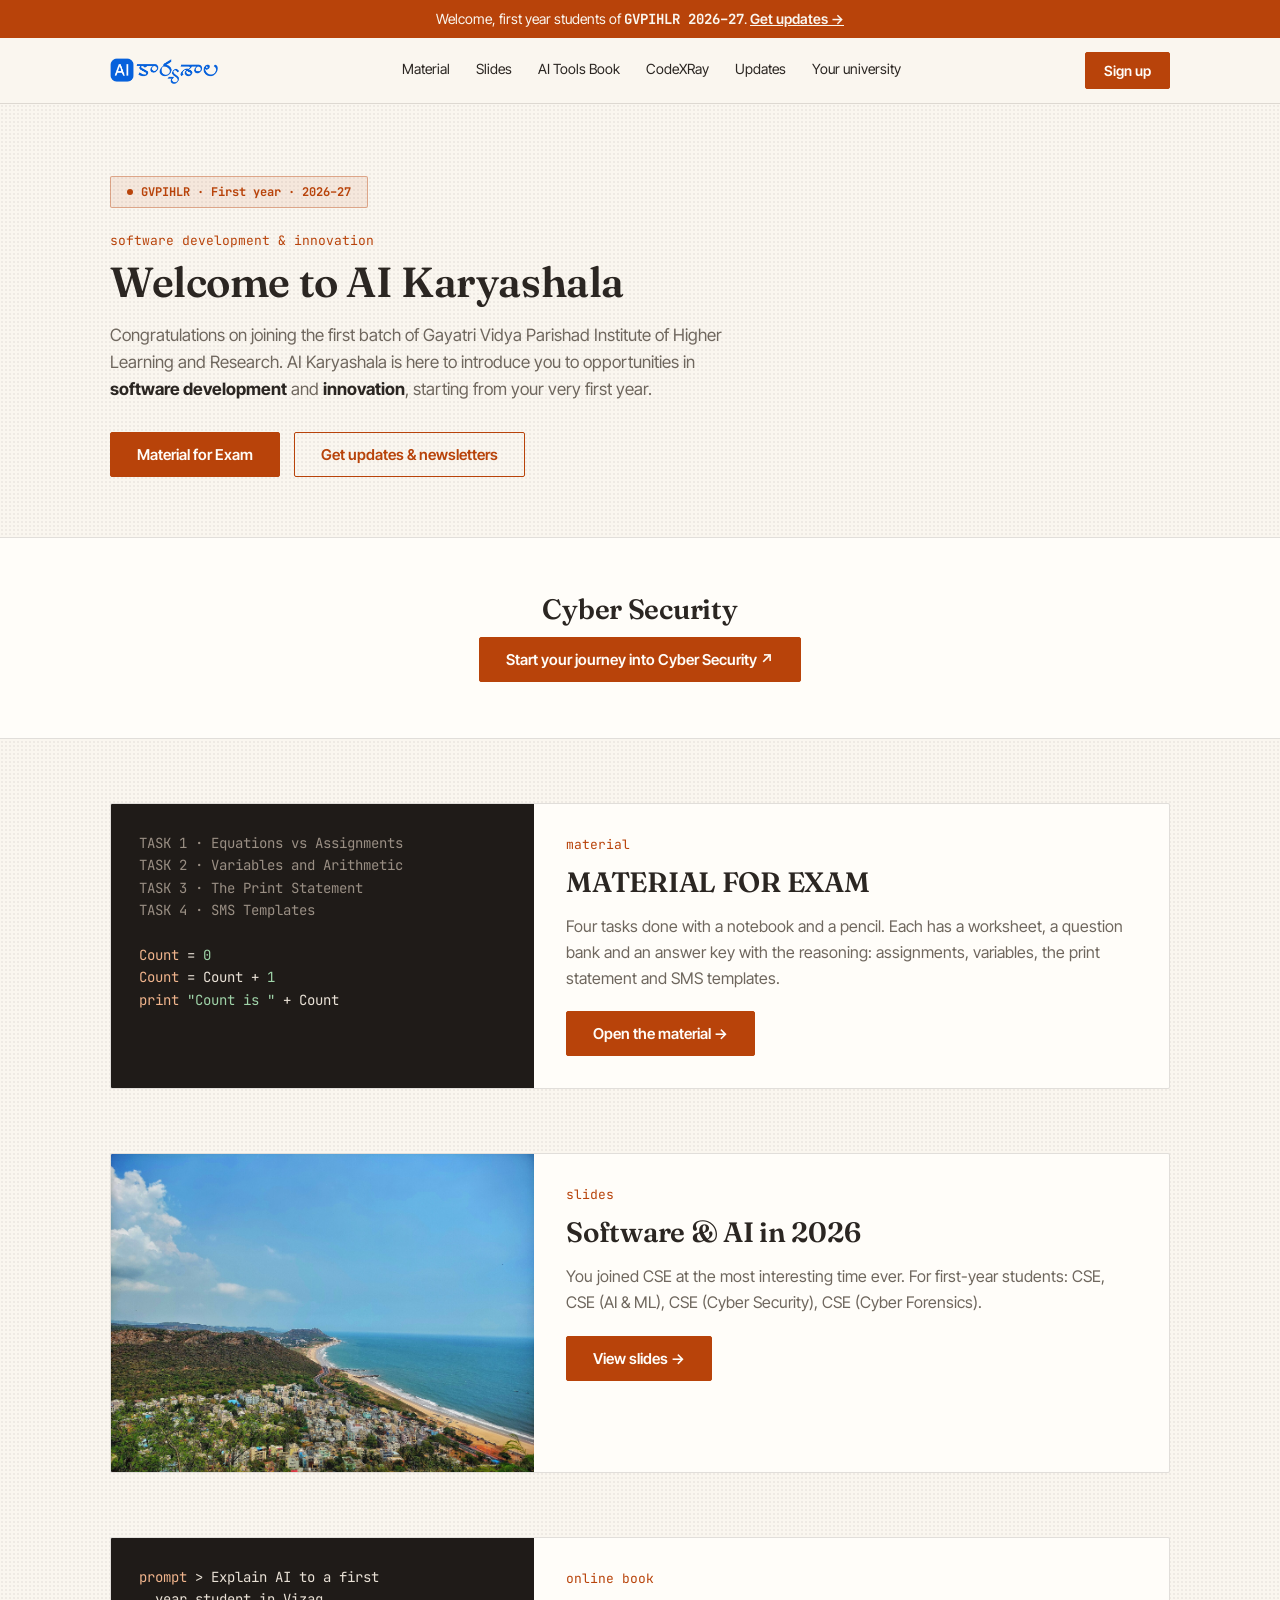
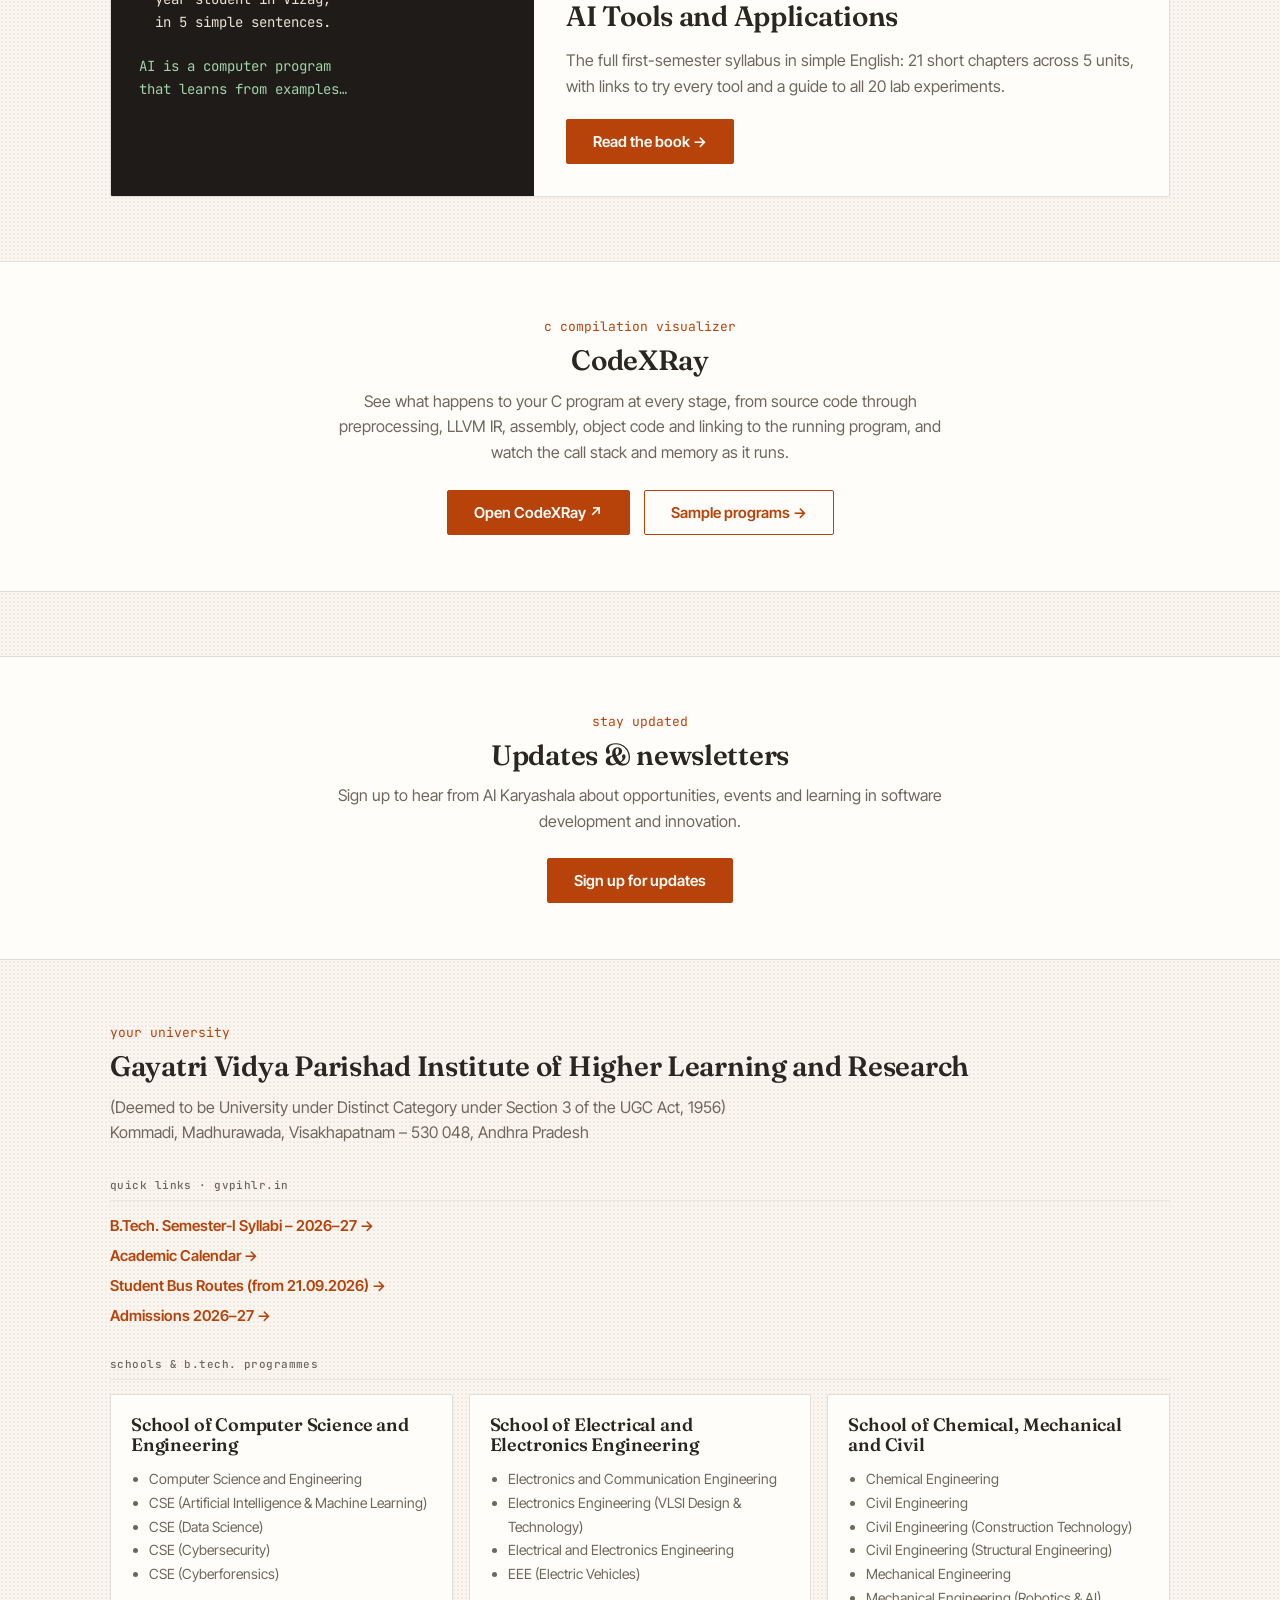
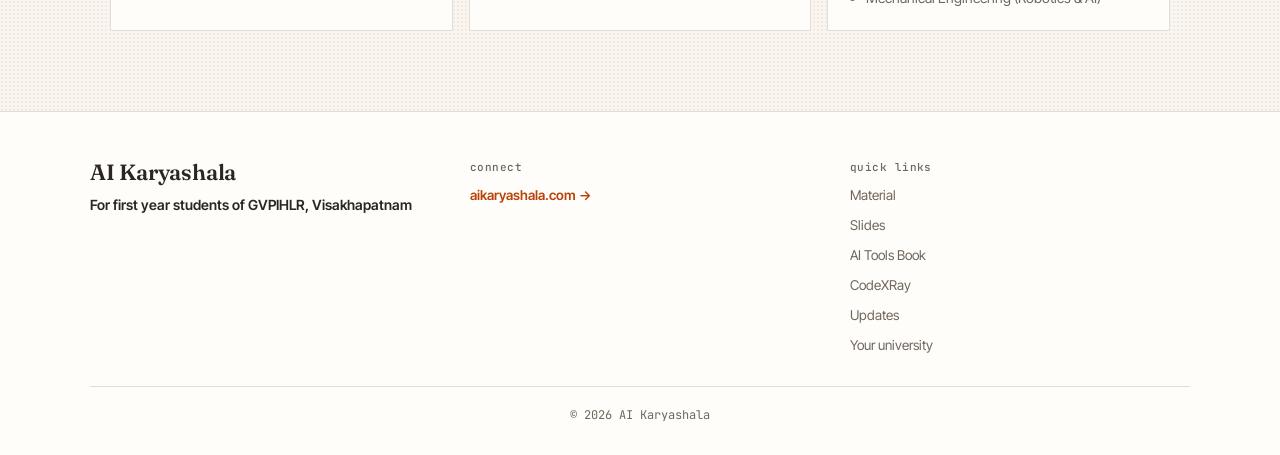
<file: docs/index.html>
<!DOCTYPE html>
<html lang="en">
<head>
  <meta charset="UTF-8">
  <meta name="viewport" content="width=device-width, initial-scale=1.0">
  <title>AI Karyashala – GVPIHLR First Year Students</title>
  <meta name="description" content="AI Karyashala introduces first year students of GVPIHLR, Visakhapatnam to opportunities in software development and innovation.">
  <link rel="icon" type="image/png" href="assets/aikaryashala_logo.png">
  <link rel="preconnect" href="https://fonts.googleapis.com">
  <link rel="preconnect" href="https://fonts.gstatic.com" crossorigin>
  <link href="https://fonts.googleapis.com/css2?family=Fraunces:opsz,wght@9..144,400;9..144,600&family=Inter+Tight:wght@400;500;600&family=JetBrains+Mono:wght@400;500;700&display=swap" rel="stylesheet">
  <link rel="stylesheet" href="style.css">
</head>
<body>

<!-- Top Banner -->
<div class="top-banner">
  Welcome, first year students of <strong>GVPIHLR 2026–27</strong>. <a href="https://docs.google.com/forms/d/e/1FAIpQLSfNtm3WXYP0iq9jqokHn2Zx_W7OV_crYYHnH38HAlW0GGLdNA/viewform?usp=publish-editor" target="_blank" rel="noopener noreferrer">Get updates →</a>
</div>

<!-- Header -->
<header class="header">
  <div class="nav-shell">
    <a href="#top" aria-label="Home" class="nav-brand">
      <img src="assets/aikaryashala_logo.png" alt="AI Karyashala logo">
    </a>
    <nav class="nav-links" aria-label="Main">
      <a href="#material">Material</a>
      <a href="#slides">Slides</a>
      <a href="#ai-tools">AI Tools Book</a>
      <a href="#codexray">CodeXRay</a>
      <a href="#updates">Updates</a>
      <a href="#university">Your university</a>
    </nav>
    <a href="https://docs.google.com/forms/d/e/1FAIpQLSfNtm3WXYP0iq9jqokHn2Zx_W7OV_crYYHnH38HAlW0GGLdNA/viewform?usp=publish-editor" class="btn btn--primary nav-cta" target="_blank" rel="noopener noreferrer">Sign up</a>
  </div>
</header>

<main id="top">

  <!-- Hero -->
  <section class="hero">
    <div class="badge">
      <span class="dot"></span>
      GVPIHLR · First year · 2026–27
    </div>
    <p class="eyebrow">software development &amp; innovation</p>
    <h1>Welcome to AI Karyashala</h1>
    <p class="hero-subtitle">
      Congratulations on joining the first batch of Gayatri Vidya Parishad Institute of Higher
      Learning and Research. AI Karyashala is here to introduce you to opportunities in
      <strong>software development</strong> and <strong>innovation</strong>, starting from your very first year.
    </p>
    <div class="hero-actions">
      <a href="material/index.html" class="btn btn--primary">Material for Exam</a>
      <a href="https://docs.google.com/forms/d/e/1FAIpQLSfNtm3WXYP0iq9jqokHn2Zx_W7OV_crYYHnH38HAlW0GGLdNA/viewform?usp=publish-editor" class="btn btn--ghost" target="_blank" rel="noopener noreferrer">Get updates &amp; newsletters</a>
    </div>
  </section>

  <!-- Join -->
  <section id="join" class="band">
    <div class="band-shell">
      <h2>Cyber Security</h2>
      <a href="https://ready.nirvik.ai/join/ZEN3-PUSY" class="btn btn--primary" target="_blank" rel="noopener noreferrer">Start your journey into Cyber Security ↗</a>
    </div>
  </section>

  <!-- Material -->
  <section id="material" class="section">
    <a class="talk-card" href="material/index.html">
      <pre class="code-art" aria-hidden="true"><span class="c">TASK 1 · Equations vs Assignments</span>
<span class="c">TASK 2 · Variables and Arithmetic</span>
<span class="c">TASK 3 · The Print Statement</span>
<span class="c">TASK 4 · SMS Templates</span>

<span class="k">Count</span> = <span class="s">0</span>
<span class="k">Count</span> = Count + <span class="s">1</span>
<span class="k">print</span> <span class="s">"Count is "</span> + Count</pre>
      <div class="talk-copy">
        <p class="eyebrow">material</p>
        <h2>MATERIAL FOR EXAM</h2>
        <p class="muted">Four tasks done with a notebook and a pencil. Each has a worksheet, a question bank and an answer key with the reasoning: assignments, variables, the print statement and SMS templates.</p>
        <span class="btn btn--primary">Open the material →</span>
      </div>
    </a>
  </section>

  <!-- Slides -->
  <section id="slides" class="section">
    <a class="talk-card" href="slides/index.html">
      <img src="slides/images/vizag-coast.jpg" alt="">
      <div class="talk-copy">
        <p class="eyebrow">slides</p>
        <h2>Software &amp; AI in 2026</h2>
        <p class="muted">You joined CSE at the most interesting time ever. For first-year students: CSE, CSE (AI &amp; ML), CSE (Cyber Security), CSE (Cyber Forensics).</p>
        <span class="btn btn--primary">View slides →</span>
      </div>
    </a>
  </section>

  
  <!-- AI Tools Book -->
  <section id="ai-tools" class="section">
    <a class="talk-card" href="ai-tools/index.html">
      <pre class="code-art" aria-hidden="true"><span class="k">prompt</span> &gt; Explain AI to a first
  year student in Vizag,
  in 5 simple sentences.

<span class="s">AI is a computer program
that learns from examples…</span></pre>
      <div class="talk-copy">
        <p class="eyebrow">online book</p>
        <h2>AI Tools and Applications</h2>
        <p class="muted">The full first-semester syllabus in simple English: 21 short chapters across 5 units, with links to try every tool and a guide to all 20 lab experiments.</p>
        <span class="btn btn--primary">Read the book →</span>
      </div>
    </a>
  </section>

  <!-- CodeXRay -->
  <section id="codexray" class="band">
    <div class="band-shell">
      <p class="eyebrow">c compilation visualizer</p>
      <h2>CodeXRay</h2>
      <p class="band-text">
        See what happens to your C program at every stage, from source code through preprocessing,
        LLVM IR, assembly, object code and linking to the running program, and watch the call stack
        and memory as it runs.
      </p>
      <div class="band-actions">
        <a href="https://codexray-frontend.onrender.com" class="btn btn--primary" target="_blank" rel="noopener noreferrer">Open CodeXRay ↗</a>
        <a href="codexray/index.html" class="btn btn--ghost">Sample programs →</a>
      </div>
    </div>
  </section>

  <!-- Updates -->
  <section id="updates" class="band">
    <div class="band-shell">
      <p class="eyebrow">stay updated</p>
      <h2>Updates &amp; newsletters</h2>
      <p class="band-text">
        Sign up to hear from AI Karyashala about opportunities, events and learning in software
        development and innovation.
      </p>
      <a href="https://docs.google.com/forms/d/e/1FAIpQLSfNtm3WXYP0iq9jqokHn2Zx_W7OV_crYYHnH38HAlW0GGLdNA/viewform?usp=publish-editor" class="btn btn--primary" target="_blank" rel="noopener noreferrer">Sign up for updates</a>
    </div>
  </section>

  <!-- University -->
  <section id="university" class="section">
    <p class="eyebrow">your university</p>
    <h2>Gayatri Vidya Parishad Institute of Higher Learning and Research</h2>
    <p class="muted">
      (Deemed to be University under Distinct Category under Section 3 of the UGC Act, 1956)<br>
      Kommadi, Madhurawada, Visakhapatnam – 530 048, Andhra Pradesh
    </p>

    <h4 class="subhead">quick links · gvpihlr.in</h4>
    <ul class="link-list">
      <li><a href="https://gvpihlr.in/btech-semester-i-syllabi" target="_blank" rel="noopener noreferrer">B.Tech. Semester-I Syllabi – 2026–27 →</a></li>
      <li><a href="https://gvpihlr.in/academic-calendar" target="_blank" rel="noopener noreferrer">Academic Calendar →</a></li>
      <li><a href="https://gvpihlr.in/assets/files/admissions/GVPIHLR-BUS%20ROUTES%20FOR%2021-9-2026.pdf" target="_blank" rel="noopener noreferrer">Student Bus Routes (from 21.09.2026) →</a></li>
      <li><a href="https://gvpihlr.in/admissions" target="_blank" rel="noopener noreferrer">Admissions 2026–27 →</a></li>
    </ul>

    <h4 class="subhead">schools &amp; b.tech. programmes</h4>
    <div class="grid">
      <div class="card">
        <h3>School of Computer Science and Engineering</h3>
        <ul>
          <li>Computer Science and Engineering</li>
          <li>CSE (Artificial Intelligence &amp; Machine Learning)</li>
          <li>CSE (Data Science)</li>
          <li>CSE (Cybersecurity)</li>
          <li>CSE (Cyberforensics)</li>
        </ul>
      </div>
      <div class="card">
        <h3>School of Electrical and Electronics Engineering</h3>
        <ul>
          <li>Electronics and Communication Engineering</li>
          <li>Electronics Engineering (VLSI Design &amp; Technology)</li>
          <li>Electrical and Electronics Engineering</li>
          <li>EEE (Electric Vehicles)</li>
        </ul>
      </div>
      <div class="card">
        <h3>School of Chemical, Mechanical and Civil</h3>
        <ul>
          <li>Chemical Engineering</li>
          <li>Civil Engineering</li>
          <li>Civil Engineering (Construction Technology)</li>
          <li>Civil Engineering (Structural Engineering)</li>
          <li>Mechanical Engineering</li>
          <li>Mechanical Engineering (Robotics &amp; AI)</li>
        </ul>
      </div>
    </div>
  </section>

</main>

<footer class="site-footer">
  <div class="footer-content">
    <div class="footer-section">
      <h3>AI Karyashala</h3>
      <p class="footer-tagline">For first year students of GVPIHLR, Visakhapatnam</p>
    </div>
    <div class="footer-section">
      <h4>connect</h4>
      <p>
        <a href="https://aikaryashala.com" target="_blank" rel="noopener noreferrer" class="footer-link">aikaryashala.com →</a>
      </p>
    </div>
    <div class="footer-section">
      <h4>quick links</h4>
      <ul class="footer-links">
        <li><a href="material/index.html">Material</a></li>
        <li><a href="slides/index.html">Slides</a></li>
        <li><a href="ai-tools/index.html">AI Tools Book</a></li>
        <li><a href="codexray/index.html">CodeXRay</a></li>
        <li><a href="#updates">Updates</a></li>
        <li><a href="#university">Your university</a></li>
      </ul>
    </div>
  </div>
  <div class="footer-divider"></div>
  <p class="footer-credit">© 2026 AI Karyashala</p>
</footer>

</body>
</html>
</file>
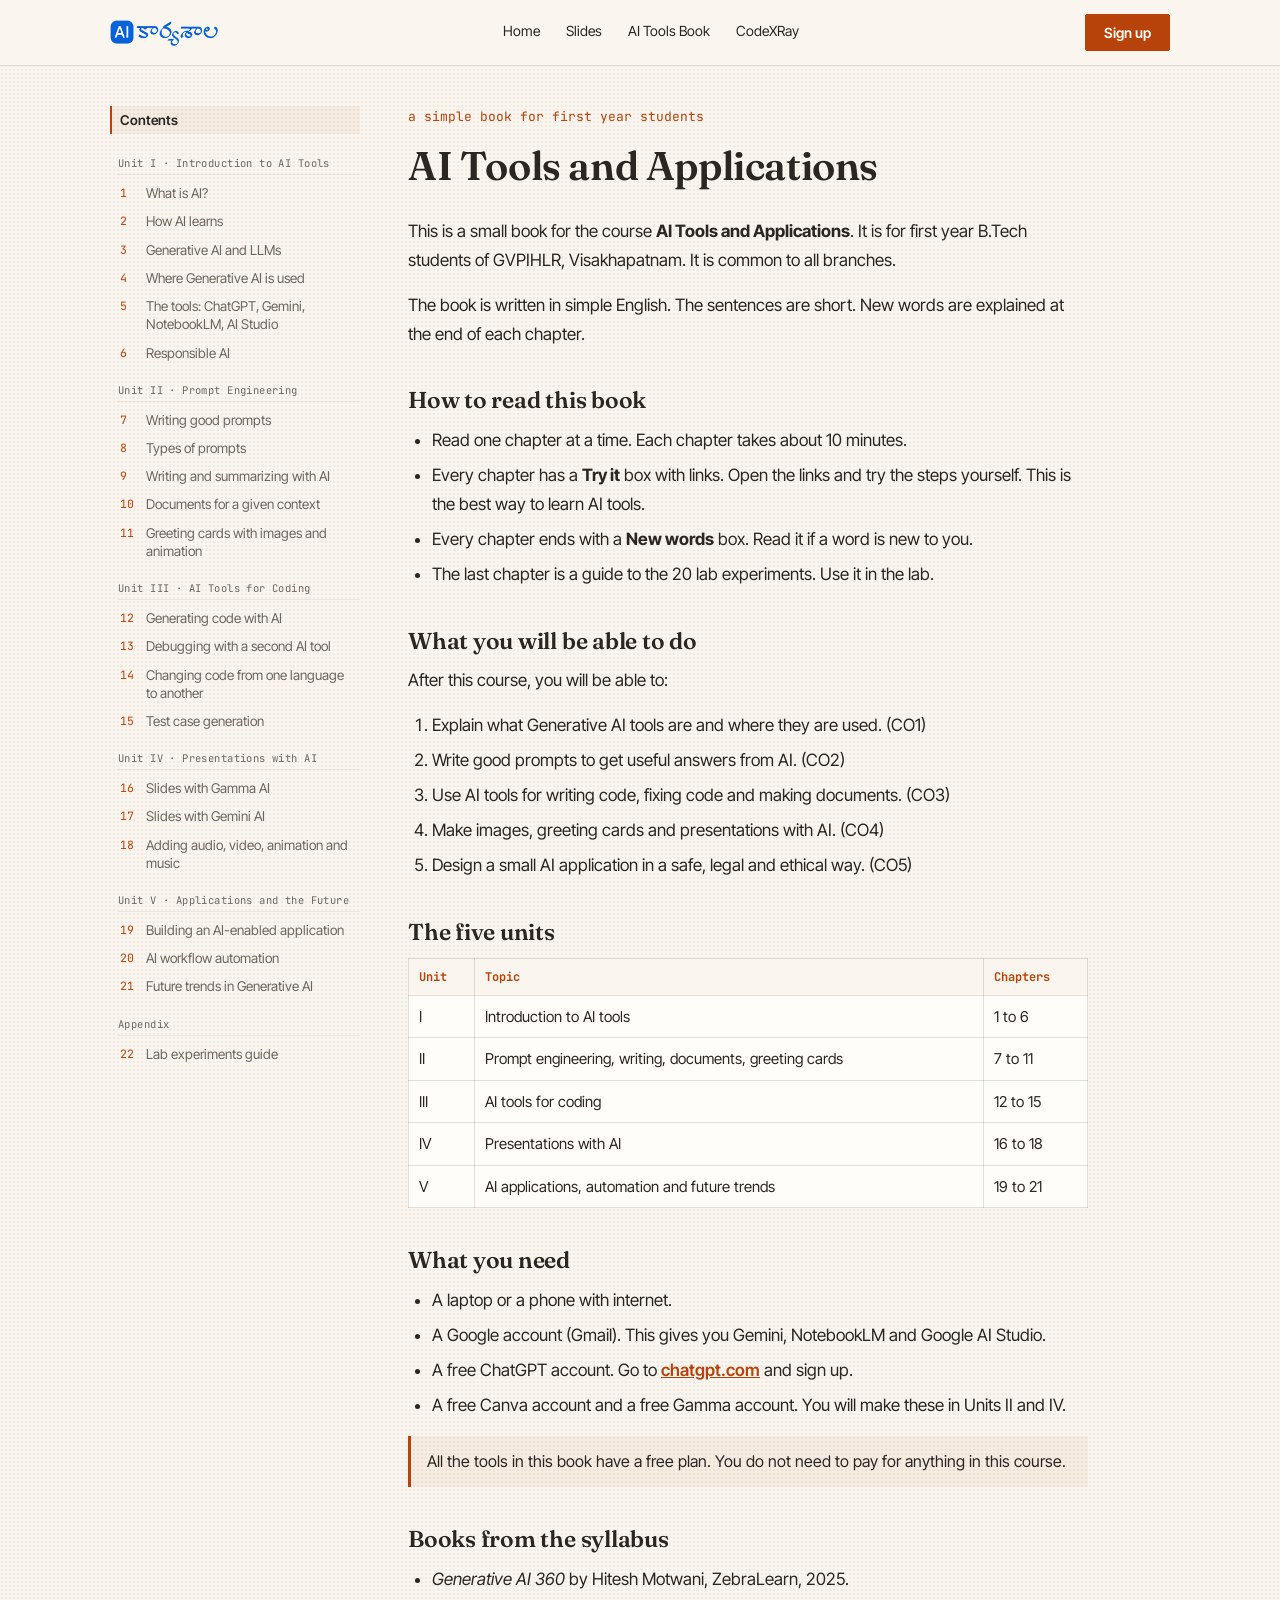
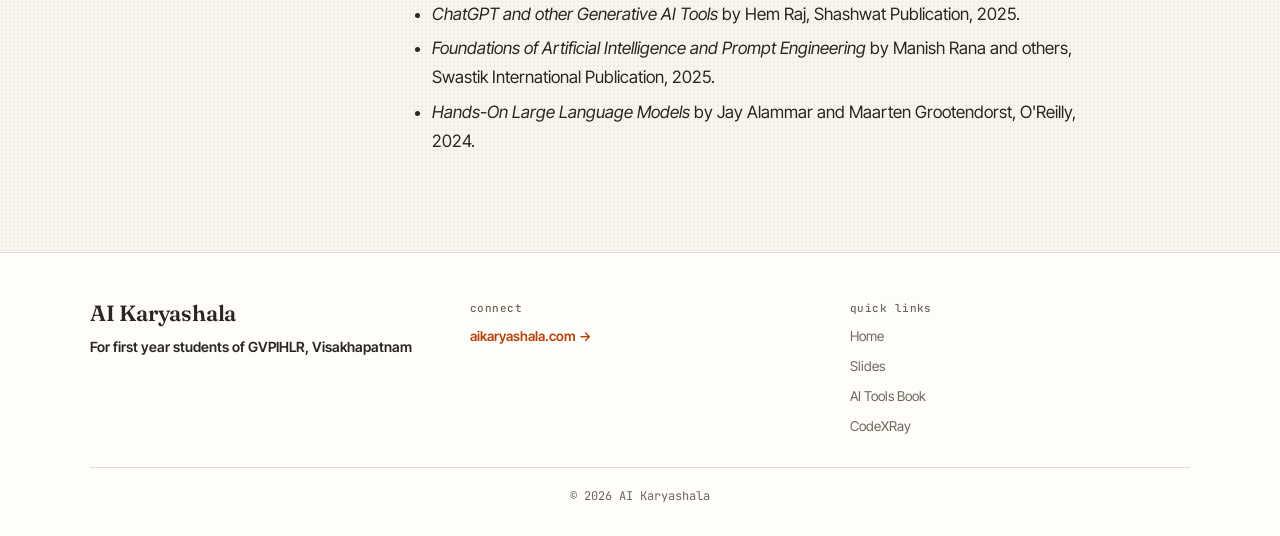
<file: docs/ai-tools/index.html>
<!DOCTYPE html>
<html lang="en">
<head>
  <meta charset="UTF-8">
  <meta name="viewport" content="width=device-width, initial-scale=1.0">
  <title>AI Tools and Applications – AI Tools and Applications</title>
  <meta name="description" content="AI Tools and Applications, in simple English, for first year B.Tech students of GVPIHLR, Visakhapatnam.">
  <link rel="icon" type="image/png" href="../assets/aikaryashala_logo.png">
  <link rel="preconnect" href="https://fonts.googleapis.com">
  <link rel="preconnect" href="https://fonts.gstatic.com" crossorigin>
  <link href="https://fonts.googleapis.com/css2?family=Fraunces:opsz,wght@9..144,400;9..144,600&family=Inter+Tight:wght@400;500;600&family=JetBrains+Mono:wght@400;500;700&display=swap" rel="stylesheet">
  <link rel="stylesheet" href="../style.css">
  <link rel="stylesheet" href="book.css">
</head>
<body>
<!-- Generated by tools/build_book.py from book/*.md – edit the Markdown, then rebuild. -->

<header class="header">
  <div class="nav-shell">
    <a href="../index.html" aria-label="Home" class="nav-brand">
      <img src="../assets/aikaryashala_logo.png" alt="AI Karyashala logo">
    </a>
    <nav class="nav-links" aria-label="Main">
      <a href="../index.html">Home</a>
      <a href="../slides/index.html">Slides</a>
      <a href="index.html">AI Tools Book</a>
      <a href="../codexray/index.html">CodeXRay</a>
    </nav>
    <a href="https://docs.google.com/forms/d/e/1FAIpQLSfNtm3WXYP0iq9jqokHn2Zx_W7OV_crYYHnH38HAlW0GGLdNA/viewform?usp=publish-editor" class="btn btn--primary nav-cta" target="_blank" rel="noopener noreferrer">Sign up</a>
  </div>
</header>

<div class="book">
  <aside class="book-side">
    <details class="toc-wrap">
      <summary>Chapters</summary>
      <nav class="toc" aria-label="Chapters">
<a class="toc-home current" href="index.html">Contents</a>
<p class="toc-unit">Unit I · Introduction to AI Tools</p>
<a href="01-what-is-ai.html"><span class="toc-num">1</span>What is AI?</a>
<a href="02-how-ai-learns.html"><span class="toc-num">2</span>How AI learns</a>
<a href="03-generative-ai-and-llms.html"><span class="toc-num">3</span>Generative AI and LLMs</a>
<a href="04-applications.html"><span class="toc-num">4</span>Where Generative AI is used</a>
<a href="05-the-tools.html"><span class="toc-num">5</span>The tools: ChatGPT, Gemini, NotebookLM, AI Studio</a>
<a href="06-responsible-ai.html"><span class="toc-num">6</span>Responsible AI</a>
<p class="toc-unit">Unit II · Prompt Engineering</p>
<a href="07-prompt-engineering.html"><span class="toc-num">7</span>Writing good prompts</a>
<a href="08-prompt-types.html"><span class="toc-num">8</span>Types of prompts</a>
<a href="09-writing-and-summarizing.html"><span class="toc-num">9</span>Writing and summarizing with AI</a>
<a href="10-documents.html"><span class="toc-num">10</span>Documents for a given context</a>
<a href="11-greeting-cards.html"><span class="toc-num">11</span>Greeting cards with images and animation</a>
<p class="toc-unit">Unit III · AI Tools for Coding</p>
<a href="12-generating-code.html"><span class="toc-num">12</span>Generating code with AI</a>
<a href="13-debugging.html"><span class="toc-num">13</span>Debugging with a second AI tool</a>
<a href="14-converting-code.html"><span class="toc-num">14</span>Changing code from one language to another</a>
<a href="15-test-cases.html"><span class="toc-num">15</span>Test case generation</a>
<p class="toc-unit">Unit IV · Presentations with AI</p>
<a href="16-gamma.html"><span class="toc-num">16</span>Slides with Gamma AI</a>
<a href="17-gemini-slides.html"><span class="toc-num">17</span>Slides with Gemini AI</a>
<a href="18-multimedia.html"><span class="toc-num">18</span>Adding audio, video, animation and music</a>
<p class="toc-unit">Unit V · Applications and the Future</p>
<a href="19-ai-apps.html"><span class="toc-num">19</span>Building an AI-enabled application</a>
<a href="20-workflow-automation.html"><span class="toc-num">20</span>AI workflow automation</a>
<a href="21-future-trends.html"><span class="toc-num">21</span>Future trends in Generative AI</a>
<p class="toc-unit">Appendix</p>
<a href="22-lab-guide.html"><span class="toc-num">22</span>Lab experiments guide</a>
</nav>
    </details>
    <script>
      // The chapter list is a collapsible box on phones and always open on wider screens.
      if (window.matchMedia("(min-width: 861px)").matches) document.querySelector(".toc-wrap").open = true;
    </script>
  </aside>

  <main class="book-main" id="top">
    <article class="chapter">
      <p class="eyebrow">a simple book for first year students</p>
      <h1>AI Tools and Applications</h1>
      <p>This is a small book for the course <strong>AI Tools and Applications</strong>. It is for first year B.Tech students of GVPIHLR, Visakhapatnam. It is common to all branches.</p>
<p>The book is written in simple English. The sentences are short. New words are explained at the end of each chapter.</p>
<section id="how-to-read-this-book">
<h2>How to read this book</h2>
<ul><li>Read one chapter at a time. Each chapter takes about 10 minutes.</li><li>Every chapter has a <strong>Try it</strong> box with links. Open the links and try the steps yourself. This is the best way to learn AI tools.</li><li>Every chapter ends with a <strong>New words</strong> box. Read it if a word is new to you.</li><li>The last chapter is a guide to the 20 lab experiments. Use it in the lab.</li></ul>
</section>
<section id="what-you-will-be-able-to-do">
<h2>What you will be able to do</h2>
<p>After this course, you will be able to:</p>
<ol><li>Explain what Generative AI tools are and where they are used. (CO1)</li><li>Write good prompts to get useful answers from AI. (CO2)</li><li>Use AI tools for writing code, fixing code and making documents. (CO3)</li><li>Make images, greeting cards and presentations with AI. (CO4)</li><li>Design a small AI application in a safe, legal and ethical way. (CO5)</li></ol>
</section>
<section id="the-five-units">
<h2>The five units</h2>
<table>
<thead><tr><th>Unit</th><th>Topic</th><th>Chapters</th></tr></thead>
<tbody>
<tr><td>I</td><td>Introduction to AI tools</td><td>1 to 6</td></tr>
<tr><td>II</td><td>Prompt engineering, writing, documents, greeting cards</td><td>7 to 11</td></tr>
<tr><td>III</td><td>AI tools for coding</td><td>12 to 15</td></tr>
<tr><td>IV</td><td>Presentations with AI</td><td>16 to 18</td></tr>
<tr><td>V</td><td>AI applications, automation and future trends</td><td>19 to 21</td></tr>
</tbody>
</table>
</section>
<section id="what-you-need">
<h2>What you need</h2>
<ul><li>A laptop or a phone with internet.</li><li>A Google account (Gmail). This gives you Gemini, NotebookLM and Google AI Studio.</li><li>A free ChatGPT account. Go to <a href="https://chatgpt.com" target="_blank" rel="noopener noreferrer">chatgpt.com</a> and sign up.</li><li>A free Canva account and a free Gamma account. You will make these in Units II and IV.</li></ul>
<div class="note">All the tools in this book have a free plan. You do not need to pay for anything in this course.</div>
</section>
<section id="books-from-the-syllabus">
<h2>Books from the syllabus</h2>
<ul><li><em>Generative AI 360</em> by Hitesh Motwani, ZebraLearn, 2025.</li><li><em>ChatGPT and other Generative AI Tools</em> by Hem Raj, Shashwat Publication, 2025.</li><li><em>Foundations of Artificial Intelligence and Prompt Engineering</em> by Manish Rana and others, Swastik International Publication, 2025.</li><li><em>Hands-On Large Language Models</em> by Jay Alammar and Maarten Grootendorst, O'Reilly, 2024.</li></ul>
</section>
    </article>
    
  </main>
</div>

<footer class="site-footer">
  <div class="footer-content">
    <div class="footer-section">
      <h3>AI Karyashala</h3>
      <p class="footer-tagline">For first year students of GVPIHLR, Visakhapatnam</p>
    </div>
    <div class="footer-section">
      <h4>connect</h4>
      <p><a href="https://aikaryashala.com" target="_blank" rel="noopener noreferrer" class="footer-link">aikaryashala.com →</a></p>
    </div>
    <div class="footer-section">
      <h4>quick links</h4>
      <ul class="footer-links">
        <li><a href="../index.html">Home</a></li>
        <li><a href="../slides/index.html">Slides</a></li>
        <li><a href="index.html">AI Tools Book</a></li>
        <li><a href="../codexray/index.html">CodeXRay</a></li>
      </ul>
    </div>
  </div>
  <div class="footer-divider"></div>
  <p class="footer-credit">© 2026 AI Karyashala</p>
</footer>

</body>
</html>
</file>
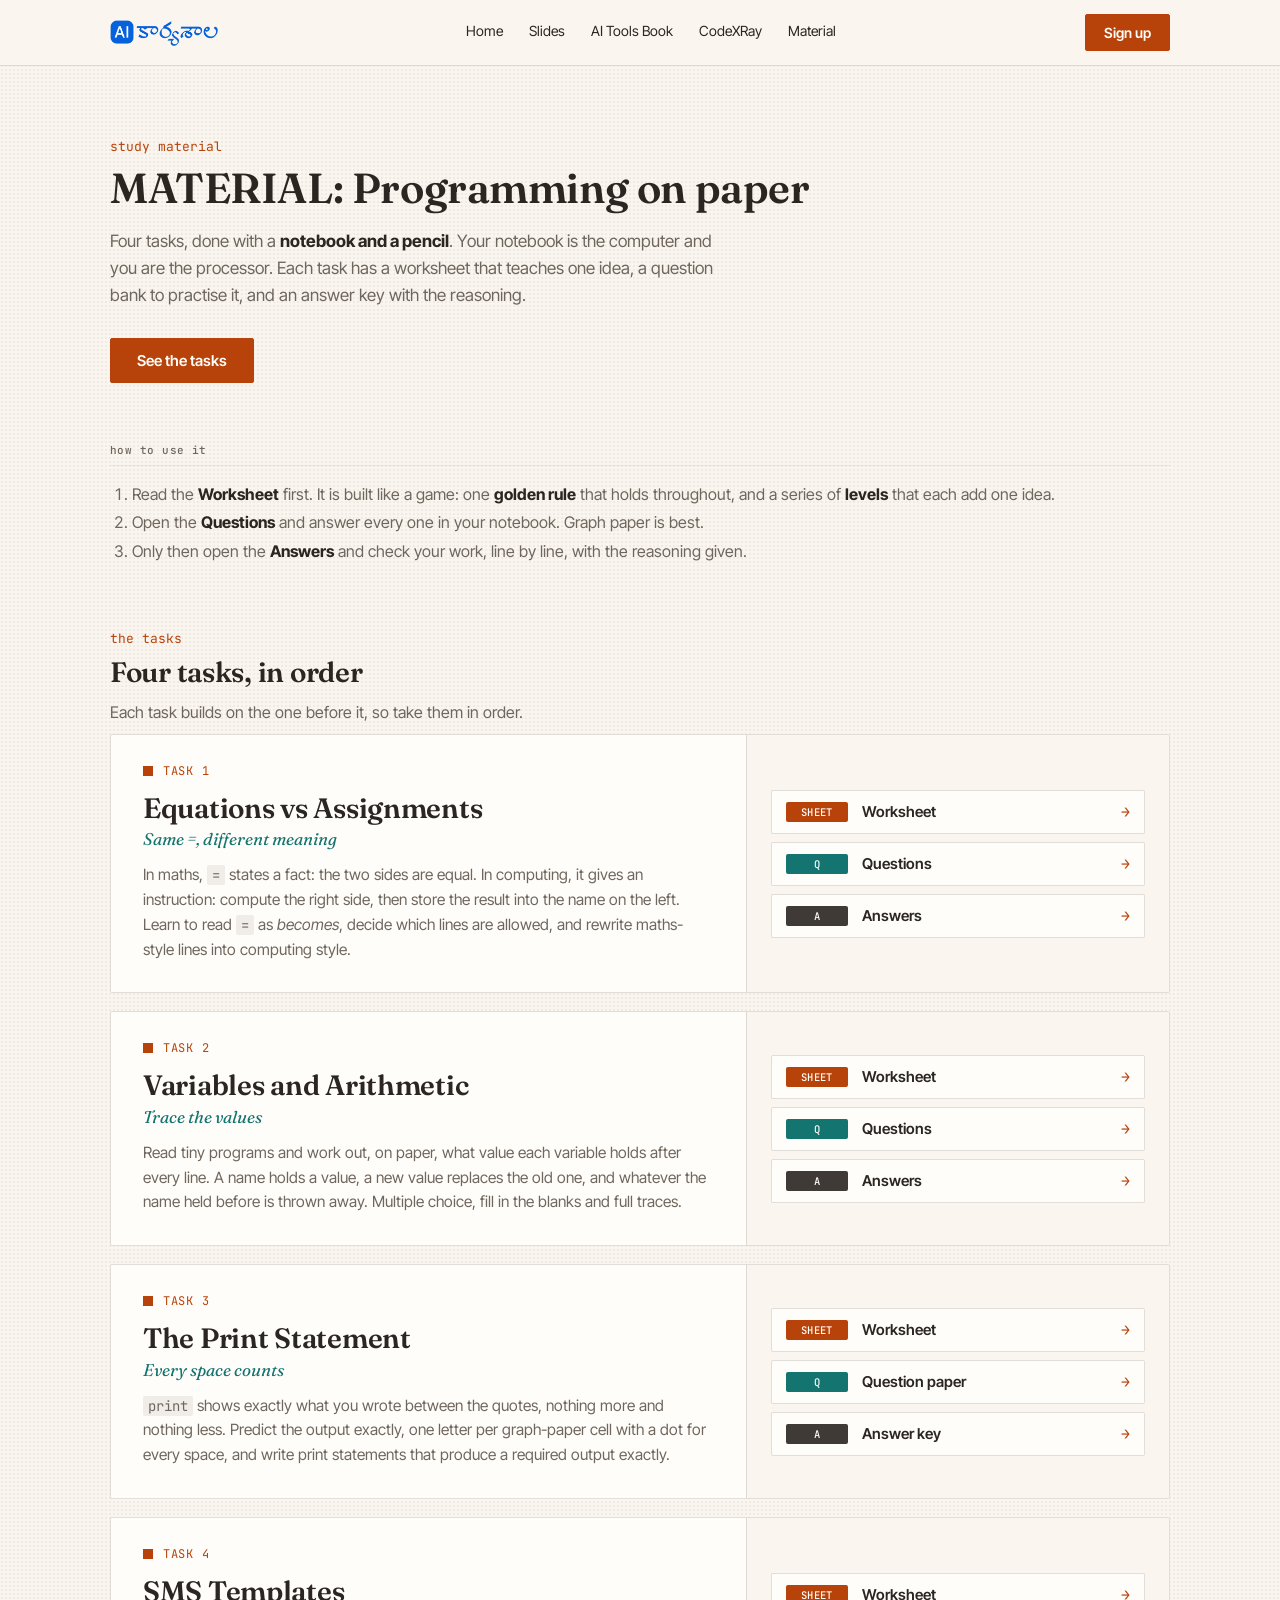
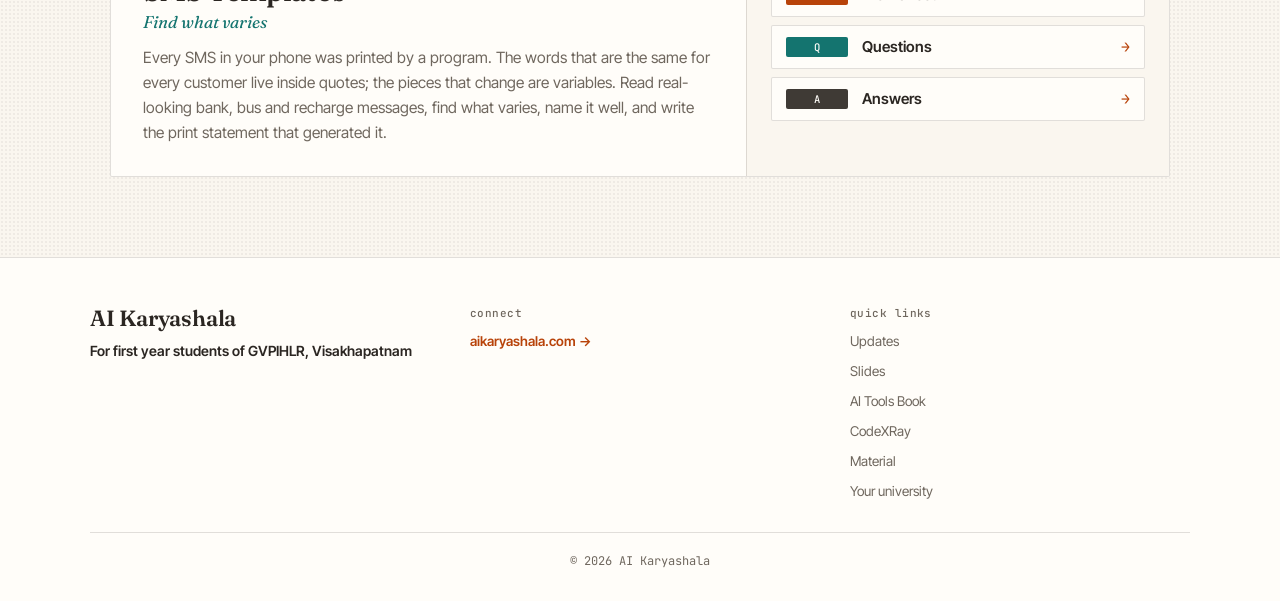
<file: docs/material/index.html>
<!DOCTYPE html>
<html lang="en">
<head>
  <meta charset="UTF-8">
  <meta name="viewport" content="width=device-width, initial-scale=1.0">
  <title>Material – AI Karyashala</title>
  <meta name="description" content="Paper-based tasks for first year students: worksheets, question banks and answer keys on variables, assignments, the print statement and SMS templates.">
  <link rel="icon" type="image/png" href="../assets/aikaryashala_logo.png">
  <link rel="preconnect" href="https://fonts.googleapis.com">
  <link rel="preconnect" href="https://fonts.gstatic.com" crossorigin>
  <link href="https://fonts.googleapis.com/css2?family=Fraunces:opsz,wght@9..144,400;9..144,600&family=Inter+Tight:wght@400;500;600&family=JetBrains+Mono:wght@400;500;700&display=swap" rel="stylesheet">
  <link rel="stylesheet" href="../style.css">
  <link rel="stylesheet" href="material.css">
</head>
<body>

<header class="header">
  <div class="nav-shell">
    <a href="../index.html" aria-label="Home" class="nav-brand">
      <img src="../assets/aikaryashala_logo.png" alt="AI Karyashala logo">
    </a>
    <nav class="nav-links" aria-label="Main">
      <a href="../index.html">Home</a>
      <a href="../slides/index.html">Slides</a>
      <a href="../ai-tools/index.html">AI Tools Book</a>
      <a href="../codexray/index.html">CodeXRay</a>
      <a href="#top">Material</a>
    </nav>
    <a href="https://docs.google.com/forms/d/e/1FAIpQLSfNtm3WXYP0iq9jqokHn2Zx_W7OV_crYYHnH38HAlW0GGLdNA/viewform?usp=publish-editor" class="btn btn--primary nav-cta" target="_blank" rel="noopener noreferrer">Sign up</a>
  </div>
</header>

<main id="top">

  <section class="hero">
    <p class="eyebrow">study material</p>
    <h1>MATERIAL: Programming on paper</h1>
    <p class="hero-subtitle">
      Four tasks, done with a <strong>notebook and a pencil</strong>. Your notebook is the computer and
      you are the processor. Each task has a worksheet that teaches one idea, a question bank to
      practise it, and an answer key with the reasoning.
    </p>
    <div class="hero-actions">
      <a href="#tasks" class="btn btn--primary">See the tasks</a>
    </div>
  </section>

  <section class="section how-to">
    <h4 class="subhead">how to use it</h4>
    <ol class="steps">
      <li>Read the <strong>Worksheet</strong> first. It is built like a game: one <strong>golden rule</strong> that holds throughout, and a series of <strong>levels</strong> that each add one idea.</li>
      <li>Open the <strong>Questions</strong> and answer every one in your notebook. Graph paper is best.</li>
      <li>Only then open the <strong>Answers</strong> and check your work, line by line, with the reasoning given.</li>
    </ol>
  </section>

  <section class="section" id="tasks">
    <p class="eyebrow">the tasks</p>
    <h2>Four tasks, in order</h2>
    <p class="lead">Each task builds on the one before it, so take them in order.</p>

    <div class="tasks">

      <article class="task" id="task1">
        <div class="task-copy">
          <p class="task-num">TASK 1</p>
          <h2>Equations vs Assignments</h2>
          <p class="task-tag">Same =, different meaning</p>
          <p class="muted">
            In maths, <code>=</code> states a fact: the two sides are equal. In computing, it gives an
            instruction: compute the right side, then store the result into the name on the left.
            Learn to read <code>=</code> as <em>becomes</em>, decide which lines are allowed, and
            rewrite maths-style lines into computing style.
          </p>
        </div>
        <nav class="task-files" aria-label="Task 1 files">
          <a class="file file--sheet" href="task1/equations_vs_assignments_worksheet.html"><span class="file-kind">Sheet</span>Worksheet</a>
          <a class="file file--q" href="task1/equations_vs_assignments_questions.html"><span class="file-kind">Q</span>Questions</a>
          <a class="file file--a" href="task1/equations_vs_assignments_answers.html"><span class="file-kind">A</span>Answers</a>
        </nav>
      </article>

      <article class="task" id="task2">
        <div class="task-copy">
          <p class="task-num">TASK 2</p>
          <h2>Variables and Arithmetic</h2>
          <p class="task-tag">Trace the values</p>
          <p class="muted">
            Read tiny programs and work out, on paper, what value each variable holds after every
            line. A name holds a value, a new value replaces the old one, and whatever the name held
            before is thrown away. Multiple choice, fill in the blanks and full traces.
          </p>
        </div>
        <nav class="task-files" aria-label="Task 2 files">
          <a class="file file--sheet" href="task2/variables_and_arithmetic_worksheet.html"><span class="file-kind">Sheet</span>Worksheet</a>
          <a class="file file--q" href="task2/variables_and_arithmetic_questions.html"><span class="file-kind">Q</span>Questions</a>
          <a class="file file--a" href="task2/variables_and_arithmetic_answers.html"><span class="file-kind">A</span>Answers</a>
        </nav>
      </article>

      <article class="task" id="task3">
        <div class="task-copy">
          <p class="task-num">TASK 3</p>
          <h2>The Print Statement</h2>
          <p class="task-tag">Every space counts</p>
          <p class="muted">
            <code>print</code> shows exactly what you wrote between the quotes, nothing more and
            nothing less. Predict the output exactly, one letter per graph-paper cell with a dot for
            every space, and write print statements that produce a required output exactly.
          </p>
        </div>
        <nav class="task-files" aria-label="Task 3 files">
          <a class="file file--sheet" href="task3/print_statement_worksheet.html"><span class="file-kind">Sheet</span>Worksheet</a>
          <a class="file file--q" href="task3/print_statement_paper.html"><span class="file-kind">Q</span>Question paper</a>
          <a class="file file--a" href="task3/print_statement_paper_answers.html"><span class="file-kind">A</span>Answer key</a>
        </nav>
      </article>

      <article class="task" id="task4">
        <div class="task-copy">
          <p class="task-num">TASK 4</p>
          <h2>SMS Templates</h2>
          <p class="task-tag">Find what varies</p>
          <p class="muted">
            Every SMS in your phone was printed by a program. The words that are the same for every
            customer live inside quotes; the pieces that change are variables. Read real-looking bank,
            bus and recharge messages, find what varies, name it well, and write the print statement
            that generated it.
          </p>
        </div>
        <nav class="task-files" aria-label="Task 4 files">
          <a class="file file--sheet" href="task4/sms_templates_worksheet.html"><span class="file-kind">Sheet</span>Worksheet</a>
          <a class="file file--q" href="task4/sms_templates_questions.html"><span class="file-kind">Q</span>Questions</a>
          <a class="file file--a" href="task4/sms_templates_answers.html"><span class="file-kind">A</span>Answers</a>
        </nav>
      </article>

    </div>
  </section>

</main>

<footer class="site-footer">
  <div class="footer-content">
    <div class="footer-section">
      <h3>AI Karyashala</h3>
      <p class="footer-tagline">For first year students of GVPIHLR, Visakhapatnam</p>
    </div>
    <div class="footer-section">
      <h4>connect</h4>
      <p>
        <a href="https://aikaryashala.com" target="_blank" rel="noopener noreferrer" class="footer-link">aikaryashala.com →</a>
      </p>
    </div>
    <div class="footer-section">
      <h4>quick links</h4>
      <ul class="footer-links">
        <li><a href="../index.html#updates">Updates</a></li>
        <li><a href="../slides/index.html">Slides</a></li>
        <li><a href="../ai-tools/index.html">AI Tools Book</a></li>
        <li><a href="../codexray/index.html">CodeXRay</a></li>
        <li><a href="#top">Material</a></li>
        <li><a href="../index.html#university">Your university</a></li>
      </ul>
    </div>
  </div>
  <div class="footer-divider"></div>
  <p class="footer-credit">© 2026 AI Karyashala</p>
</footer>

</body>
</html>
</file>
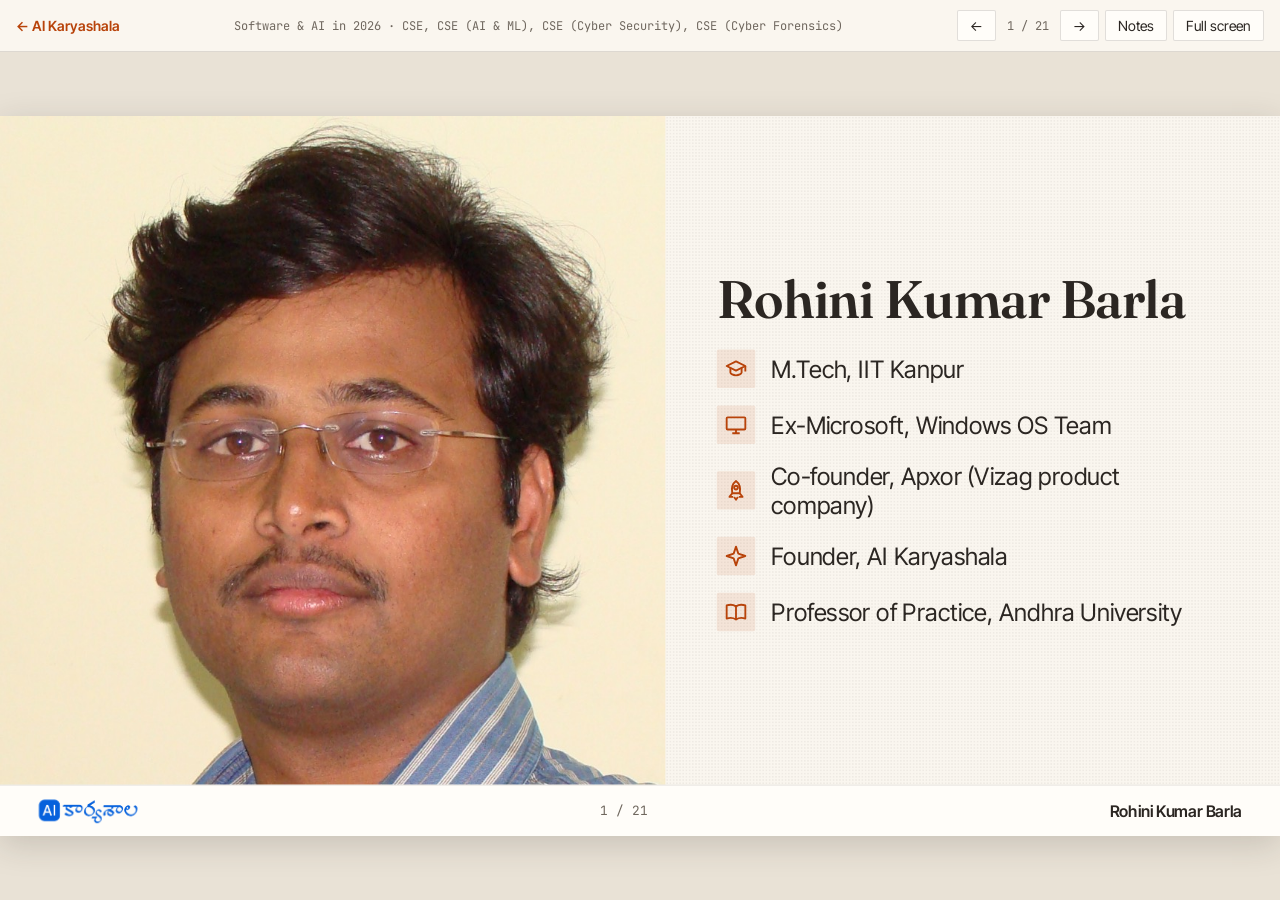
<file: docs/slides/index.html>
<!DOCTYPE html>
<html lang="en">
<head>
  <meta charset="UTF-8">
  <meta name="viewport" content="width=device-width, initial-scale=1.0">
  <title>Software &amp; AI in 2026 – AI Karyashala</title>
  <meta name="description" content="Software & AI in 2026 – a presentation for first-year CSE students of GVPIHLR by AI Karyashala.">
  <link rel="icon" type="image/png" href="../assets/aikaryashala_logo.png">
  <link rel="preconnect" href="https://fonts.googleapis.com">
  <link rel="preconnect" href="https://fonts.gstatic.com" crossorigin>
  <link href="https://fonts.googleapis.com/css2?family=Fraunces:opsz,wght@9..144,400;9..144,600&family=Inter+Tight:wght@400;500;600&family=JetBrains+Mono:wght@400;500;700&display=swap" rel="stylesheet">
  <link rel="stylesheet" href="slides.css">
</head>
<body>

<header class="deck-bar">
  <a class="back" href="../index.html">← AI Karyashala</a>
  <span class="deck-title">Software &amp; AI in 2026 · CSE, CSE (AI &amp; ML), CSE (Cyber Security), CSE (Cyber Forensics)</span>
  <div class="deck-controls">
    <button id="prevBtn" aria-label="Previous slide">←</button>
    <span class="counter">1 / 21</span>
    <button id="nextBtn" aria-label="Next slide">→</button>
    <button id="notesBtn" class="hide-sm" aria-pressed="false" title="Speaker notes (N)">Notes</button>
    <button id="fullBtn" class="hide-sm" title="Full screen (F)">Full screen</button>
  </div>
</header>

<div class="viewport">
<div class="stage">

  <!-- ============ SLIDE 1 - ABOUT ME ============ -->
  <section class="slide">
    <div class="visual">
      <img class="photo" src="images/rohini.jpg" alt="Rohini Kumar Barla">
    </div>
    <div class="copy">
      <h2>Rohini Kumar Barla</h2>
      <ul class="about-list">
        <li>
          <svg viewBox="0 0 24 24" fill="none" stroke="currentColor" stroke-width="2" stroke-linejoin="round"><path d="M2 9l10-5 10 5-10 5z"/><path d="M6 11v5c0 1.5 3 3 6 3s6-1.5 6-3v-5"/><path d="M22 9v6"/></svg>
          M.Tech, IIT Kanpur
        </li>
        <li>
          <svg viewBox="0 0 24 24" fill="none" stroke="currentColor" stroke-width="2" stroke-linejoin="round"><rect x="2" y="4" width="20" height="13" rx="1"/><path d="M8 21h8M12 17v4"/></svg>
          Ex-Microsoft, Windows OS Team
        </li>
        <li>
          <svg viewBox="0 0 24 24" fill="none" stroke="currentColor" stroke-width="2" stroke-linejoin="round"><path d="M12 2c4 3 5 8 4 13H8C7 10 8 5 12 2z"/><circle cx="12" cy="9" r="2"/><path d="M8 15l-3 4h4M16 15l3 4h-4M10 19l2 3 2-3"/></svg>
          Co-founder, Apxor (Vizag product company)
        </li>
        <li>
          <svg viewBox="0 0 24 24" fill="none" stroke="currentColor" stroke-width="2" stroke-linejoin="round"><path d="M12 2l2.5 7.5L22 12l-7.5 2.5L12 22l-2.5-7.5L2 12l7.5-2.5z"/></svg>
          Founder, AI Karyashala
        </li>
        <li>
          <svg viewBox="0 0 24 24" fill="none" stroke="currentColor" stroke-width="2" stroke-linejoin="round"><path d="M2 5c3-1 7-1 10 1 3-2 7-2 10-1v14c-3-1-7-1-10 1-3-2-7-2-10-1z"/><path d="M12 6v14"/></svg>
          Professor of Practice, Andhra University
        </li>
      </ul>
    </div>
  </section>

  <!-- ============ SLIDE 2 - TITLE ============ -->
  <section class="slide slide--bleed">
    <div class="visual">
      <img class="photo" src="images/vizag-coast.jpg" alt="Vizag coastline seen from a hill">
      <span class="credit">Photo: Chandu Saragadam, CC BY-SA 4.0, Wikimedia Commons</span>
    </div>
    <div class="copy">
      <h2>You joined CSE at the most interesting time ever</h2>
      <p class="text">Software &amp; AI in 2026 - what it means for you</p>
      <div class="tiles" aria-hidden="true">
        <div class="tile"><svg viewBox="0 0 24 24" fill="none" stroke="currentColor" stroke-width="2" stroke-linecap="round" stroke-linejoin="round"><path d="M8 7l-5 5 5 5M16 7l5 5-5 5M14 4l-4 16"/></svg></div>
        <div class="tile"><svg viewBox="0 0 24 24" fill="none" stroke="currentColor" stroke-width="2" stroke-linecap="round" stroke-linejoin="round"><rect x="4" y="8" width="16" height="11" rx="2"/><path d="M12 8V4M9 13h.01M15 13h.01M9 16h6M2 12v3M22 12v3"/><circle cx="12" cy="3" r="1"/></svg></div>
        <div class="tile"><svg viewBox="0 0 24 24" fill="none" stroke="currentColor" stroke-width="2" stroke-linecap="round" stroke-linejoin="round"><rect x="3" y="3" width="18" height="5" rx="1"/><rect x="3" y="10" width="18" height="5" rx="1"/><rect x="3" y="17" width="18" height="4" rx="1"/><path d="M7 5.5h.01M7 12.5h.01M7 19h.01"/></svg></div>
        <div class="tile"><svg viewBox="0 0 24 24" fill="none" stroke="currentColor" stroke-width="2" stroke-linecap="round" stroke-linejoin="round"><rect x="4" y="11" width="16" height="10" rx="2"/><path d="M8 11V7a4 4 0 0 1 8 0v4M12 15v2"/></svg></div>
      </div>
    </div>
  </section>

  <!-- ============ SLIDE 3 - 2022 TO 2026 ============ -->
  <section class="slide slide--stack">
    <div class="copy">
      <h2>From "answers questions" to "does the work"</h2>
      <p class="text">Chatbot (2022) -&gt; Coding assistant (2024) -&gt; Autonomous agent (2026)</p>
    </div>
    <div class="visual">
      <svg viewBox="0 0 1400 440" role="img" aria-label="Timeline: chat window, code editor, agent running tasks">
        <defs>
          <marker id="arr3" viewBox="0 0 10 10" refX="8" refY="5" markerWidth="7" markerHeight="7" orient="auto"><path d="M0 0L10 5L0 10z" fill="#b8430a"/></marker>
        </defs>
        <!-- Chat window -->
        <g transform="translate(0,20)">
          <rect width="400" height="300" rx="6" fill="#fffdf9" stroke="#d9d0c3" stroke-width="2"/>
          <rect width="400" height="40" rx="6" fill="#efe7da"/><rect y="30" width="400" height="10" fill="#efe7da"/>
          <circle cx="22" cy="20" r="6" fill="#c9bfb1"/><circle cx="42" cy="20" r="6" fill="#c9bfb1"/><circle cx="62" cy="20" r="6" fill="#c9bfb1"/>
          <rect x="190" y="64" width="186" height="44" rx="14" fill="#b8430a"/>
          <rect x="206" y="80" width="150" height="10" rx="5" fill="#f6d9c6"/>
          <rect x="24" y="126" width="250" height="96" rx="14" fill="#efe7da"/>
          <rect x="42" y="146" width="200" height="10" rx="5" fill="#b3a898"/>
          <rect x="42" y="166" width="170" height="10" rx="5" fill="#b3a898"/>
          <rect x="42" y="186" width="120" height="10" rx="5" fill="#b3a898"/>
          <rect x="24" y="246" width="352" height="34" rx="17" fill="none" stroke="#d9d0c3" stroke-width="2"/>
        </g>
        <!-- Code editor -->
        <g transform="translate(500,20)">
          <rect width="400" height="300" rx="6" fill="#1f1b18"/>
          <rect width="400" height="40" rx="6" fill="#2e2925"/><rect y="30" width="400" height="10" fill="#2e2925"/>
          <circle cx="22" cy="20" r="6" fill="#5a514a"/><circle cx="42" cy="20" r="6" fill="#5a514a"/><circle cx="62" cy="20" r="6" fill="#5a514a"/>
          <g font-family="JetBrains Mono, monospace" font-size="15" fill="#6f665d"><text x="18" y="78">1</text><text x="18" y="108">2</text><text x="18" y="138">3</text><text x="18" y="168">4</text><text x="18" y="198">5</text><text x="18" y="228">6</text><text x="18" y="258">7</text></g>
          <rect x="50" y="68" width="90" height="12" rx="3" fill="#f0b48c"/><rect x="148" y="68" width="140" height="12" rx="3" fill="#e9e1d6"/>
          <rect x="74" y="98" width="70" height="12" rx="3" fill="#6fc3a6"/><rect x="152" y="98" width="160" height="12" rx="3" fill="#e9e1d6"/>
          <rect x="74" y="128" width="200" height="12" rx="3" fill="#e9e1d6"/>
          <rect x="74" y="158" width="120" height="12" rx="3" fill="#d6a95a"/>
          <rect x="98" y="188" width="180" height="12" rx="3" fill="#4d6f8f" opacity=".9"/>
          <rect x="98" y="218" width="150" height="12" rx="3" fill="#4d6f8f" opacity=".9"/>
          <rect x="50" y="248" width="30" height="12" rx="3" fill="#e9e1d6"/>
          <rect x="226" y="180" width="150" height="58" rx="4" fill="#2e2925" stroke="#5a514a"/>
          <rect x="240" y="194" width="110" height="10" rx="3" fill="#9a8f84"/><rect x="240" y="214" width="80" height="10" rx="3" fill="#9a8f84"/>
        </g>
        <!-- Agent running tasks -->
        <g transform="translate(1000,20)">
          <rect width="400" height="300" rx="6" fill="#fffdf9" stroke="#14746f" stroke-width="3"/>
          <rect width="400" height="40" rx="6" fill="#14746f"/><rect y="30" width="400" height="10" fill="#14746f"/>
          <text x="20" y="27" font-family="JetBrains Mono, monospace" font-size="16" fill="#fffdf9">agent</text>
          <g font-family="Inter Tight, sans-serif" font-size="20" fill="#2b2622">
            <circle cx="40" cy="80" r="13" fill="#14746f"/><path d="M33 80l5 5 9-10" stroke="#fff" stroke-width="3" fill="none"/><text x="66" y="87">Plan</text>
            <circle cx="40" cy="130" r="13" fill="#14746f"/><path d="M33 130l5 5 9-10" stroke="#fff" stroke-width="3" fill="none"/><text x="66" y="137">Write code</text>
            <circle cx="40" cy="180" r="13" fill="#14746f"/><path d="M33 180l5 5 9-10" stroke="#fff" stroke-width="3" fill="none"/><text x="66" y="187">Run tests</text>
            <circle cx="40" cy="230" r="13" fill="none" stroke="#e6ded2" stroke-width="3"/><circle cx="40" cy="230" r="13" fill="none" stroke="#b8430a" stroke-width="3" stroke-dasharray="30 52"/><text x="66" y="237">Fix &amp; re-check</text>
          </g>
          <rect x="250" y="70" width="124" height="22" rx="11" fill="#e3f0ee"/><rect x="250" y="120" width="96" height="22" rx="11" fill="#e3f0ee"/><rect x="250" y="170" width="110" height="22" rx="11" fill="#e3f0ee"/>
        </g>
        <!-- Arrows -->
        <path d="M410 170H488" stroke="#b8430a" stroke-width="4" marker-end="url(#arr3)"/>
        <path d="M910 170H988" stroke="#b8430a" stroke-width="4" marker-end="url(#arr3)"/>
        <!-- Labels -->
        <g font-family="JetBrains Mono, monospace" font-size="26" text-anchor="middle" fill="#2b2622">
          <text x="200" y="380">2022</text><text x="700" y="380">2024</text><text x="1200" y="380" fill="#14746f" font-weight="700">2026</text>
        </g>
      </svg>
    </div>
    <div class="notes">
      <p>When you were in 9th class, ChatGPT had just launched. Today AI agents plan, write, test and fix software with little human help.</p>
    </div>
  </section>

  <!-- ============ SLIDE 4 - AI PATNAM ============ -->
  <section class="slide">
    <div class="visual">
      <div class="split">
        <img src="images/vizag-kailasagiri.jpg" alt="Vizag coastline from Kailasagiri">
        <img class="second" src="images/data-centre.jpg" alt="Data centre server racks">
        <span class="credit">Photos: Pratishkhedekar, CC BY-SA 4.0 · BalticServers.com, CC BY-SA 3.0 · Wikimedia Commons</span>
      </div>
    </div>
    <div class="copy">
      <p class="part">Part A · Close to home: Vizag and India</p>
      <h2>Vizag is becoming "AI Patnam"</h2>
      <p class="text">Google Cloud India AI Hub - $15 billion, 1 GW data centre, 600 acres</p>
    </div>
    <div class="notes">
      <p>Foundation stone laid in April 2026 by Union Minister Ashwini Vaishnaw and CM Chandrababu Naidu. Planned to be Google's largest AI hub outside the US. A Reliance-Brookfield-Digital Realty venture is also investing about $11 billion in an AI data centre in the same city.</p>
    </div>
  </section>

  <!-- ============ SLIDE 5 - CHIPS MADE IN AP ============ -->
  <section class="slide">
    <div class="visual">
      <img class="photo" src="images/cleanroom.jpg" alt="Semiconductor cleanroom">
      <div class="pin">
        <span>Visakhapatnam</span>
        <svg viewBox="0 0 32 42"><path d="M16 0C7 0 0 7 0 16c0 12 16 26 16 26s16-14 16-26C32 7 25 0 16 0z" fill="#b8430a"/><circle cx="16" cy="16" r="6" fill="#fffdf9"/></svg>
      </div>
      <span class="credit">Photo: Aileen Devlin / Jefferson Lab, public domain, Wikimedia Commons</span>
    </div>
    <div class="copy">
      <p class="part">Part A · Close to home: Vizag and India</p>
      <h2>Chips, assembled and tested in Vizag</h2>
      <p class="text">Andhra Pradesh's first semiconductor project comes to Visakhapatnam</p>
    </div>
    <div class="notes">
      <p>It is an OSAT facility (Outsourced Semiconductor Assembly and Test) under the India Semiconductor Mission. Also: Netrasemi unveiled India's first indigenous AI system-on-chip in 2026.</p>
    </div>
  </section>

  <!-- ============ SLIDE 6 - INDIA RANKS 4TH ============ -->
  <section class="slide">
    <div class="visual">
      <svg viewBox="0 0 700 640" role="img" aria-label="Podium with India's flag on the 4th place">
        <!-- poles and flags -->
        <g stroke="#6f675e" stroke-width="4">
          <path d="M100 190V110"/><path d="M260 120V40"/><path d="M420 250V170"/>
        </g>
        <g fill="#d9d0c3"><rect x="102" y="110" width="60" height="38"/><rect x="262" y="40" width="60" height="38"/><rect x="422" y="170" width="60" height="38"/></g>
        <path d="M580 310V170" stroke="#2b2622" stroke-width="5"/>
        <g transform="translate(582,170)">
          <rect width="96" height="22" fill="#FF9933"/><rect y="22" width="96" height="22" fill="#ffffff"/><rect y="44" width="96" height="22" fill="#138808"/>
          <rect width="96" height="66" fill="none" stroke="#d9d0c3"/>
          <circle cx="48" cy="33" r="9" fill="none" stroke="#000080" stroke-width="2"/><circle cx="48" cy="33" r="2" fill="#000080"/>
        </g>
        <!-- blocks: 2nd, 1st, 3rd, 4th -->
        <rect x="25" y="200" width="150" height="400" fill="#efe7da" stroke="#d9d0c3" stroke-width="2"/>
        <rect x="185" y="130" width="150" height="470" fill="#efe7da" stroke="#d9d0c3" stroke-width="2"/>
        <rect x="345" y="260" width="150" height="340" fill="#efe7da" stroke="#d9d0c3" stroke-width="2"/>
        <rect x="505" y="320" width="150" height="280" fill="#b8430a"/>
        <g font-family="Fraunces, serif" font-weight="600" font-size="72" text-anchor="middle">
          <text x="100" y="290" fill="#b3a898">2</text>
          <text x="260" y="220" fill="#b3a898">1</text>
          <text x="420" y="350" fill="#b3a898">3</text>
          <text x="580" y="410" fill="#fffdf9">4</text>
        </g>
        <text x="580" y="460" font-family="JetBrains Mono, monospace" font-size="24" font-weight="700" fill="#fffdf9" text-anchor="middle">INDIA</text>
      </svg>
    </div>
    <div class="copy">
      <p class="part">Part A · Close to home: Vizag and India</p>
      <h2>India: 4th in the world in AI</h2>
      <p class="text">And 5th among the world's most digitalised economies</p>
    </div>
    <div class="notes">
      <p>Source is the State of India's Digital Economy (SIDE) 2026 report. The report says keeping this position depends on skills - which means you.</p>
    </div>
  </section>

  <!-- ============ SLIDE 7 - A NEW TOP MODEL ============ -->
  <section class="slide slide--stack">
    <div class="copy">
      <p class="part">Part B · What is happening in AI and software</p>
      <h2>A new "best AI" every few weeks</h2>
      <p class="text">July 2026: four major labs released flagship models in one month</p>
    </div>
    <div class="visual">
      <div class="logo-wall" aria-label="AI model names">
        <div><b>Claude</b><small>Anthropic</small></div>
        <div><b>GPT</b><small>OpenAI</small></div>
        <div><b>Gemini</b><small>Google</small></div>
        <div><b>Grok</b><small>xAI</small></div>
        <div><b>Kimi</b><small>Moonshot</small></div>
        <div><b>DeepSeek</b><small>DeepSeek</small></div>
      </div>
    </div>
    <div class="notes">
      <p>The busiest month for frontier model releases so far. Names to know: Anthropic (Claude), OpenAI (GPT), Google (Gemini), xAI (Grok), Moonshot (Kimi), DeepSeek. Do not memorise version numbers - they change monthly.</p>
    </div>
  </section>

  <!-- ============ SLIDE 8 - OPEN MODELS ============ -->
  <section class="slide">
    <div class="visual">
      <svg viewBox="0 0 760 560" role="img" aria-label="Two runners nearly level: open and closed">
        <defs>
          <g id="runner" fill="none" stroke-width="9" stroke-linecap="round" stroke-linejoin="round">
            <path d="M0 -90L-12 -40"/>
            <path d="M-2 -82L22 -66L38 -82"/>
            <path d="M-2 -82L-26 -68L-40 -50"/>
            <path d="M-12 -40L14 -16L4 14"/>
            <path d="M-12 -40L-30 -12L-54 -4"/>
          </g>
        </defs>
        <!-- lanes -->
        <rect x="20" y="70" width="720" height="190" fill="#e3f0ee"/>
        <rect x="20" y="290" width="720" height="190" fill="#efe7da"/>
        <path d="M20 275H740" stroke="#fffdf9" stroke-width="6" stroke-dasharray="24 16"/>
        <!-- finish line -->
        <g>
          <rect x="680" y="70" width="20" height="410" fill="#2b2622"/>
          <g fill="#fffdf9"><rect x="680" y="70" width="10" height="10"/><rect x="690" y="80" width="10" height="10"/><rect x="680" y="90" width="10" height="10"/><rect x="690" y="100" width="10" height="10"/><rect x="680" y="110" width="10" height="10"/><rect x="690" y="120" width="10" height="10"/><rect x="680" y="130" width="10" height="10"/><rect x="690" y="140" width="10" height="10"/><rect x="680" y="150" width="10" height="10"/><rect x="690" y="160" width="10" height="10"/><rect x="680" y="170" width="10" height="10"/><rect x="690" y="180" width="10" height="10"/><rect x="680" y="190" width="10" height="10"/><rect x="690" y="200" width="10" height="10"/><rect x="680" y="210" width="10" height="10"/><rect x="690" y="220" width="10" height="10"/><rect x="680" y="230" width="10" height="10"/><rect x="690" y="240" width="10" height="10"/><rect x="680" y="250" width="10" height="10"/><rect x="690" y="260" width="10" height="10"/><rect x="680" y="270" width="10" height="10"/><rect x="690" y="280" width="10" height="10"/><rect x="680" y="290" width="10" height="10"/><rect x="690" y="300" width="10" height="10"/><rect x="680" y="310" width="10" height="10"/><rect x="690" y="320" width="10" height="10"/><rect x="680" y="330" width="10" height="10"/><rect x="690" y="340" width="10" height="10"/><rect x="680" y="350" width="10" height="10"/><rect x="690" y="360" width="10" height="10"/><rect x="680" y="370" width="10" height="10"/><rect x="690" y="380" width="10" height="10"/><rect x="680" y="390" width="10" height="10"/><rect x="690" y="400" width="10" height="10"/><rect x="680" y="410" width="10" height="10"/><rect x="690" y="420" width="10" height="10"/><rect x="680" y="430" width="10" height="10"/><rect x="690" y="440" width="10" height="10"/><rect x="680" y="450" width="10" height="10"/><rect x="690" y="460" width="10" height="10"/><rect x="680" y="470" width="10" height="10"/></g>
        </g>
        <!-- speed lines -->
        <g stroke-width="5" stroke-linecap="round">
          <path d="M380 150H470M350 180H450M390 210H460" stroke="#14746f" opacity=".35"/>
          <path d="M420 370H510M390 400H490M430 430H500" stroke="#2b2622" opacity=".25"/>
        </g>
        <use href="#runner" x="560" y="236" stroke="#14746f" fill="#14746f"/>
        <circle cx="566" cy="124" r="16" fill="#14746f"/>
        <use href="#runner" x="600" y="456" stroke="#2b2622"/>
        <circle cx="606" cy="344" r="16" fill="#2b2622"/>
        <!-- labels -->
        <g font-family="JetBrains Mono, monospace" font-size="30" font-weight="700">
          <text x="44" y="122" fill="#14746f">open</text>
          <text x="44" y="342" fill="#2b2622">closed</text>
        </g>
      </svg>
    </div>
    <div class="copy">
      <p class="part">Part B · What is happening in AI and software</p>
      <h2>Free, open models are catching up</h2>
      <p class="text">1 trillion parameters, downloadable by anyone <span class="check">[CHECK]</span></p>
    </div>
    <div class="notes">
      <p>Moonshot's Kimi K3 is the largest open-weight model published; reported to coordinate up to 300 sub-agents [CHECK]. The gap between open and closed models is estimated at only a few months. This means students can run and study strong models themselves.</p>
    </div>
  </section>

  <!-- ============ SLIDE 9 - AI THAT WRITES CODE ============ -->
  <section class="slide">
    <div class="visual">
      <div class="terminal" role="img" aria-label="A coding agent working in a terminal">
        <div class="bar"><i></i><i></i><i></i></div>
<pre><span class="p">&gt;</span> Add a login page with tests

<span class="dim">● Reading project files...</span>
<span class="dim">● Plan: form, validation, API call, tests</span>
<span class="ok">✓</span> Created src/pages/Login.jsx
<span class="ok">✓</span> Created src/api/auth.js
<span class="ok">✓</span> Created tests/login.test.js
<span class="dim">● Running tests...</span>
  <span class="p">✗</span> 1 failed: empty password accepted
<span class="dim">● Fixing validation...</span>
<span class="ok">✓</span> 12 passed, 0 failed

<span class="p">&gt;</span> <span class="cursor"></span></pre>
      </div>
    </div>
    <div class="copy">
      <p class="part">Part B · What is happening in AI and software</p>
      <h2>AI now writes, tests and fixes code</h2>
      <p class="text">From autocomplete to agents that build whole features</p>
    </div>
    <div class="notes">
      <p>Tools students will meet: Claude Code, GitHub Copilot, Cursor, Codex. The developer's job is shifting from typing code to directing, reviewing and verifying it.</p>
    </div>
  </section>

  <!-- ============ SLIDE 10 - GOVERNMENT PAUSED IT ============ -->
  <section class="slide">
    <div class="visual">
      <svg viewBox="0 0 600 600" role="img" aria-label="Pause and play button over a chip">
        <g stroke="#6f675e" stroke-width="10" stroke-linecap="round">
          <path d="M190 60v60M250 60v60M310 60v60M370 60v60M430 60v60"/>
          <path d="M190 480v60M250 480v60M310 480v60M370 480v60M430 480v60"/>
          <path d="M60 190h60M60 250h60M60 310h60M60 370h60M60 430h60"/>
          <path d="M480 190h60M480 250h60M480 310h60M480 370h60M480 430h60"/>
        </g>
        <rect x="120" y="120" width="360" height="360" rx="20" fill="#2b2622"/>
        <rect x="150" y="150" width="300" height="300" rx="10" fill="none" stroke="#5a514a" stroke-width="3"/>
        <circle cx="300" cy="300" r="112" fill="#b8430a"/>
        <rect x="246" y="246" width="30" height="108" rx="6" fill="#fffdf9"/>
        <path d="M296 246L364 300L296 354z" fill="#fffdf9"/>
        <circle cx="300" cy="300" r="128" fill="none" stroke="#b8430a" stroke-width="3" opacity=".5"/>
      </svg>
    </div>
    <div class="copy">
      <p class="part">Part B · What is happening in AI and software</p>
      <h2>So powerful, a government pressed pause</h2>
      <p class="text">A frontier AI model was withdrawn by government order, then restored</p>
    </div>
    <div class="notes">
      <p>In June 2026 access to Anthropic's newest models was suspended under US export controls and restored on 1 July. First time this has happened to a frontier model. AI is now treated as strategic technology, like chips and rockets.</p>
    </div>
  </section>

  <!-- ============ SLIDE 11 - AI GETS A BODY ============ -->
  <section class="slide">
    <div class="visual">
      <img class="photo" src="images/humanoid-robot.jpg" alt="A humanoid collaborative robot" style="object-position: 30% center">
      <span class="credit">Photo: Nicholas-halodi, CC BY-SA 4.0, Wikimedia Commons</span>
    </div>
    <div class="copy">
      <p class="part">Part B · What is happening in AI and software</p>
      <h2>AI is getting a body</h2>
      <p class="text">Robots that see, reason and work together</p>
    </div>
    <div class="notes">
      <p>Google's Gemini Robotics ER 2 (July 2026) helps robots reason, collaborate and solve real-world tasks. Robotics needs C, operating systems, electronics and AI together.</p>
    </div>
  </section>

  <!-- ============ SLIDE 12 - THE CHIP RACE ============ -->
  <section class="slide">
    <div class="visual">
      <img class="photo" src="images/silicon-wafer.jpg" alt="A 12-inch silicon wafer close-up">
      <span class="credit">Photo: Peellden, CC BY-SA 3.0, Wikimedia Commons</span>
    </div>
    <div class="copy">
      <p class="part">Part B · What is happening in AI and software</p>
      <h2>The whole world wants chips</h2>
      <p class="text">$265 billion committed to new chip factories by one company <span class="check">[CHECK]</span></p>
    </div>
    <div class="notes">
      <p>Almost every advanced AI chip is fabricated by one company in Taiwan. Countries, including India, are racing to build their own capacity. Link back to slide 5.</p>
    </div>
  </section>

  <!-- ============ SLIDE 13 - CSE ============ -->
  <section class="slide">
    <div class="visual">
      <svg viewBox="0 0 700 600" role="img" aria-label="Human reviewing AI-written code with a red pen">
        <rect x="40" y="40" width="560" height="500" rx="6" fill="#fffdf9" stroke="#d9d0c3" stroke-width="2"/>
        <rect x="40" y="40" width="560" height="56" rx="6" fill="#efe7da"/><rect x="40" y="80" width="560" height="16" fill="#efe7da"/>
        <text x="64" y="76" font-family="JetBrains Mono, monospace" font-size="20" fill="#6f675e">ai_generated.c</text>
        <!-- code lines -->
        <g>
          <rect x="120" y="130" width="260" height="16" rx="4" fill="#b3a898"/>
          <rect x="150" y="175" width="320" height="16" rx="4" fill="#b3a898"/>
          <rect x="150" y="220" width="220" height="16" rx="4" fill="#b3a898"/>
          <rect x="180" y="265" width="300" height="16" rx="4" fill="#b3a898"/>
          <rect x="180" y="310" width="180" height="16" rx="4" fill="#b3a898"/>
          <rect x="150" y="355" width="280" height="16" rx="4" fill="#b3a898"/>
          <rect x="150" y="400" width="240" height="16" rx="4" fill="#b3a898"/>
          <rect x="120" y="445" width="90" height="16" rx="4" fill="#b3a898"/>
        </g>
        <!-- margin checks -->
        <g stroke-width="6" stroke-linecap="round" stroke-linejoin="round" fill="none">
          <path d="M66 138l8 8 14-16" stroke="#14746f"/>
          <path d="M66 183l8 8 14-16" stroke="#14746f"/>
          <path d="M66 228l8 8 14-16" stroke="#14746f"/>
          <path d="M66 266l20 20M86 266l-20 20" stroke="#c0281a"/>
          <path d="M66 318l8 8 14-16" stroke="#14746f"/>
          <path d="M66 356l20 20M86 356l-20 20" stroke="#c0281a"/>
          <path d="M66 408l8 8 14-16" stroke="#14746f"/>
        </g>
        <!-- red circles & notes -->
        <ellipse cx="330" cy="273" rx="172" ry="28" fill="none" stroke="#c0281a" stroke-width="5" transform="rotate(-2 330 273)"/>
        <ellipse cx="290" cy="363" rx="160" ry="28" fill="none" stroke="#c0281a" stroke-width="5" transform="rotate(2 290 363)"/>
        <text x="420" y="320" font-family="Fraunces, serif" font-style="italic" font-size="30" fill="#c0281a">bug?</text>
        <!-- red pen -->
        <g transform="translate(520,430) rotate(40)">
          <rect x="-16" y="-170" width="32" height="150" rx="6" fill="#c0281a"/>
          <rect x="-16" y="-120" width="32" height="14" fill="#8e1d12"/>
          <path d="M-16 -20L0 18L16 -20z" fill="#e9d9c4"/>
          <path d="M-5 6L0 18L5 6z" fill="#2b2622"/>
        </g>
      </svg>
    </div>
    <div class="copy">
      <p class="part">Part C · Your branch</p>
      <h2>CSE: fundamentals matter more, not less</h2>
      <p class="text">AI writes the code. You must know if it is right.</p>
    </div>
    <div class="notes">
      <p>Hiring managers say a developer who ships AI code without reviewing it is a liability; one who reviews and tests it is what companies need. That needs C, data structures, operating systems, networks, databases.</p>
    </div>
  </section>

  <!-- ============ SLIDE 14 - CSE (AI & ML) ============ -->
  <section class="slide">
    <div class="visual">
      <svg viewBox="0 0 640 640" role="img" aria-label="Agent loop: think, use tool, check, repeat">
        <defs>
          <marker id="arr14" viewBox="0 0 10 10" refX="7" refY="5" markerWidth="6" markerHeight="6" orient="auto"><path d="M0 0L10 5L0 10z" fill="#b8430a"/></marker>
        </defs>
        <circle cx="320" cy="320" r="210" fill="none" stroke="#e6ded2" stroke-width="2"/>
        <g fill="none" stroke="#b8430a" stroke-width="6" marker-end="url(#arr14)">
          <path d="M396 128A210 210 0 0 1 512 244"/>
          <path d="M512 396A210 210 0 0 1 396 512"/>
          <path d="M244 512A210 210 0 0 1 128 396"/>
          <path d="M128 244A210 210 0 0 1 244 128"/>
        </g>
        <circle cx="320" cy="320" r="92" fill="#2b2622"/>
        <text x="320" y="332" font-family="JetBrains Mono, monospace" font-size="32" font-weight="700" fill="#fffdf9" text-anchor="middle">agent</text>
        <g font-family="Inter Tight, sans-serif" font-size="30" font-weight="600" text-anchor="middle">
          <rect x="230" y="70" width="180" height="70" rx="4" fill="#fffdf9" stroke="#2b2622" stroke-width="2"/><text x="320" y="116" fill="#2b2622">think</text>
          <rect x="440" y="285" width="190" height="70" rx="4" fill="#fffdf9" stroke="#2b2622" stroke-width="2"/><text x="535" y="331" fill="#2b2622">use tool</text>
          <rect x="230" y="500" width="180" height="70" rx="4" fill="#14746f"/><text x="320" y="546" fill="#fffdf9">check</text>
          <rect x="10" y="285" width="180" height="70" rx="4" fill="#fffdf9" stroke="#2b2622" stroke-width="2"/><text x="100" y="331" fill="#2b2622">repeat</text>
        </g>
      </svg>
    </div>
    <div class="copy">
      <p class="part">Part C · Your branch</p>
      <h2>AI &amp; ML: from using models to building agents</h2>
      <p class="text">Supervise AI, test it, fix it when it fails</p>
    </div>
    <div class="notes">
      <p>The emerging skill set: supervising AI output, building and running evaluations, debugging agent failures, taking a demo to production. Maths (linear algebra, probability) and Python are the base.</p>
    </div>
  </section>

  <!-- ============ SLIDE 15 - CYBER SECURITY 1 ============ -->
  <section class="slide">
    <div class="visual">
      <svg viewBox="0 0 680 620" role="img" aria-label="Rising bar chart of weekly attacks per organisation over a world map outline">
        <!-- faint globe -->
        <g fill="none" stroke="#d9d0c3" stroke-width="2" stroke-dasharray="4 8">
          <circle cx="340" cy="290" r="250"/>
          <ellipse cx="340" cy="290" rx="120" ry="250"/>
          <ellipse cx="340" cy="290" rx="200" ry="250"/>
          <path d="M90 290H590M120 170H560M120 410H560"/>
        </g>
        <!-- bars: 2023 = 1,968 / 1.7 -->
        <path d="M80 540H600" stroke="#2b2622" stroke-width="3"/>
        <rect x="150" y="285" width="150" height="255" fill="#d9d0c3"/>
        <rect x="380" y="106" width="150" height="434" fill="#b8430a"/>
        <g font-family="JetBrains Mono, monospace" text-anchor="middle">
          <text x="225" y="580" font-size="28" fill="#6f675e">2023</text>
          <text x="455" y="580" font-size="28" fill="#2b2622" font-weight="700">2025</text>
          <text x="455" y="88" font-size="34" font-weight="700" fill="#b8430a">1,968 / week</text>
        </g>
        <!-- +70% arrow -->
        <defs><marker id="arr15" viewBox="0 0 10 10" refX="7" refY="5" markerWidth="6" markerHeight="6" orient="auto"><path d="M0 0L10 5L0 10z" fill="#2b2622"/></marker></defs>
        <path d="M230 260Q260 150 360 130" fill="none" stroke="#2b2622" stroke-width="4" marker-end="url(#arr15)"/>
        <text x="80" y="150" font-family="Fraunces, serif" font-size="44" font-weight="600" fill="#2b2622">+70%</text>
      </svg>
    </div>
    <div class="copy">
      <p class="part">Part C · Your branch</p>
      <h2>Attackers have AI too</h2>
      <p class="text">About 1,968 attacks per organisation every week - up 70% since 2023</p>
    </div>
    <div class="notes">
      <p>From Check Point's Cyber Security Report 2026 (figures for 2025). AI speeds up reconnaissance, phishing and decision-making for attackers.</p>
    </div>
  </section>

  <!-- ============ SLIDE 16 - CYBER SECURITY 2 ============ -->
  <section class="slide">
    <div class="visual">
      <svg viewBox="0 0 760 560" role="img" aria-label="Robot at a keyboard facing a defender at a security operations screen">
        <!-- robot -->
        <g transform="translate(40,90)">
          <path d="M110 0V30" stroke="#2b2622" stroke-width="6"/><circle cx="110" cy="0" r="10" fill="#b8430a"/>
          <rect x="30" y="30" width="160" height="130" rx="18" fill="#2b2622"/>
          <circle cx="80" cy="90" r="18" fill="#f0b48c"/><circle cx="140" cy="90" r="18" fill="#f0b48c"/>
          <rect x="70" y="128" width="80" height="8" rx="4" fill="#5a514a"/>
          <rect x="50" y="175" width="120" height="120" rx="14" fill="#2b2622"/>
          <path d="M50 210L10 290M170 210L210 290" stroke="#2b2622" stroke-width="18" stroke-linecap="round"/>
          <!-- keyboard -->
          <rect x="-10" y="300" width="240" height="44" rx="6" fill="#d9d0c3"/>
          <g fill="#fffdf9"><rect x="4" y="310" width="20" height="10"/><rect x="30" y="310" width="20" height="10"/><rect x="56" y="310" width="20" height="10"/><rect x="82" y="310" width="20" height="10"/><rect x="108" y="310" width="20" height="10"/><rect x="134" y="310" width="20" height="10"/><rect x="160" y="310" width="20" height="10"/><rect x="186" y="310" width="20" height="10"/><rect x="40" y="326" width="140" height="10"/></g>
        </g>
        <!-- vs -->
        <text x="380" y="300" font-family="Fraunces, serif" font-size="64" font-weight="600" fill="#b8430a" text-anchor="middle">vs</text>
        <!-- defender + SOC screens -->
        <g transform="translate(450,60)">
          <rect x="0" y="0" width="130" height="90" rx="4" fill="#1f1b18"/><rect x="140" y="0" width="130" height="90" rx="4" fill="#1f1b18"/>
          <rect x="0" y="100" width="270" height="120" rx="4" fill="#1f1b18"/>
          <path d="M12 70L40 40L64 58L92 22L118 46" fill="none" stroke="#6fc3a6" stroke-width="4"/>
          <g fill="#f0b48c"><rect x="152" y="18" width="100" height="8" rx="3"/><rect x="152" y="36" width="70" height="8" rx="3" fill="#c0281a"/><rect x="152" y="54" width="90" height="8" rx="3"/></g>
          <path d="M135 120l40 16v32c0 24-18 38-40 44-22-6-40-20-40-44v-32z" fill="#14746f"/>
          <path d="M118 164l12 12 24-26" stroke="#fffdf9" stroke-width="6" fill="none" stroke-linecap="round" stroke-linejoin="round"/>
          <!-- person (from behind) -->
          <circle cx="135" cy="290" r="42" fill="#6f675e"/>
          <path d="M45 440c0-70 40-104 90-104s90 34 90 104z" fill="#6f675e"/>
          <rect x="-10" y="430" width="290" height="14" rx="4" fill="#d9d0c3"/>
        </g>
      </svg>
    </div>
    <div class="copy">
      <p class="part">Part C · Your branch</p>
      <h2>The first AI-run cyber attack</h2>
      <p class="text">An AI agent did 80-90% of the work against 30 organisations</p>
    </div>
    <div class="notes">
      <p>Detected by Anthropic in September 2025. Humans stepped in only at key moments. Defenders now use AI agents too - security is becoming AI versus AI, with humans in charge.</p>
    </div>
  </section>

  <!-- ============ SLIDE 17 - CYBER FORENSICS 1 ============ -->
  <section class="slide">
    <div class="visual">
      <svg viewBox="0 0 720 560" role="img" aria-label="Real face and deepfake side by side: spot the fake">
        <defs>
          <g id="face">
            <rect x="0" y="0" width="300" height="380" rx="4" fill="#fffdf9" stroke="#d9d0c3" stroke-width="2"/>
            <path d="M40 380c0-80 50-120 110-120s110 40 110 120z" fill="#8a7f74"/>
            <ellipse cx="150" cy="170" rx="78" ry="96" fill="#c99a76"/>
            <path d="M72 150c0-70 40-100 78-100s78 30 78 100c-14-30-40-46-78-46s-64 16-78 46z" fill="#2b2622"/>
            <ellipse cx="122" cy="170" rx="9" ry="7" fill="#2b2622"/><ellipse cx="178" cy="170" rx="9" ry="7" fill="#2b2622"/>
            <path d="M150 182v28h-10" fill="none" stroke="#8c6649" stroke-width="4" stroke-linecap="round"/>
            <path d="M124 232q26 16 52 0" fill="none" stroke="#7a3f2c" stroke-width="5" stroke-linecap="round"/>
          </g>
          <clipPath id="sliceA"><rect x="0" y="120" width="300" height="34"/><rect x="0" y="216" width="300" height="22"/></clipPath>
        </defs>
        <g transform="translate(30,60)"><use href="#face"/></g>
        <g transform="translate(390,60)">
          <use href="#face"/>
          <g clip-path="url(#sliceA)" transform="translate(16,0)" opacity=".9"><use href="#face"/></g>
          <rect x="0" y="120" width="300" height="34" fill="#14746f" opacity=".15"/>
          <rect x="0" y="216" width="300" height="22" fill="#b8430a" opacity=".2"/>
          <g stroke="#2b2622" opacity=".08"><path d="M0 20H300M0 40H300M0 60H300M0 80H300M0 100H300M0 260H300M0 280H300M0 300H300M0 320H300M0 340H300M0 360H300"/></g>
        </g>
        <g font-family="JetBrains Mono, monospace" font-size="30" font-weight="700" text-anchor="middle">
          <text x="180" y="40" fill="#2b2622">A</text>
          <text x="540" y="40" fill="#2b2622">B</text>
        </g>
        <text x="360" y="510" font-family="Fraunces, serif" font-style="italic" font-size="40" fill="#b8430a" text-anchor="middle">spot the fake</text>
      </svg>
    </div>
    <div class="copy">
      <p class="part">Part C · Your branch</p>
      <h2>Is this video real?</h2>
      <p class="text">Deepfake cases in India up 550% since 2019</p>
    </div>
    <div class="notes">
      <p>Projected losses of Rs 70,000 crore. Fraudsters use deepfakes to beat video KYC and impersonate executives. Around 65% of incidents go unreported. Forensic experts are the people who prove what is real.</p>
    </div>
  </section>

  <!-- ============ SLIDE 18 - CYBER FORENSICS 2 ============ -->
  <section class="slide">
    <div class="visual">
      <svg viewBox="0 0 680 620" role="img" aria-label="Gavel with a fingerprint on a phone screen">
        <!-- phone -->
        <rect x="300" y="80" width="260" height="480" rx="34" fill="#2b2622"/>
        <rect x="318" y="120" width="224" height="400" rx="10" fill="#fffdf9"/>
        <rect x="400" y="96" width="60" height="8" rx="4" fill="#5a514a"/>
        <g fill="none" stroke="#14746f" stroke-width="7" stroke-linecap="round" transform="translate(430,320)">
          <path d="M-62 10a62 62 0 0 1 124 0"/>
          <path d="M-46 30v-20a46 46 0 0 1 92 0v26"/>
          <path d="M-30 52v-42a30 30 0 0 1 60 0v40"/>
          <path d="M-14 66v-56a14 14 0 0 1 28 0v62"/>
          <path d="M0 10v74"/>
          <path d="M-74 -16a78 78 0 0 1 148 0"/>
        </g>
        <text x="430" y="200" font-family="JetBrains Mono, monospace" font-size="20" fill="#6f675e" text-anchor="middle">EVIDENCE</text>
        <!-- gavel -->
        <g transform="translate(180,250) rotate(-35)">
          <rect x="-20" y="-10" width="40" height="250" rx="10" fill="#8c5a33"/>
          <rect x="-90" y="-80" width="180" height="76" rx="14" fill="#6b4224"/>
          <rect x="-104" y="-84" width="24" height="84" rx="8" fill="#8c5a33"/>
          <rect x="80" y="-84" width="24" height="84" rx="8" fill="#8c5a33"/>
        </g>
        <!-- sound block -->
        <rect x="60" y="500" width="220" height="44" rx="8" fill="#6b4224"/>
        <rect x="80" y="486" width="180" height="20" rx="6" fill="#8c5a33"/>
      </svg>
    </div>
    <div class="copy">
      <p class="part">Part C · Your branch</p>
      <h2>The law is catching up</h2>
      <p class="text">Data protection is now enforced in India</p>
    </div>
    <div class="notes">
      <p>The Data Protection Board of India became operational in late 2025; 2026 is the start of active enforcement of the DPDP Act. MeitY notified the IT Amendment Rules 2026 in February. Every company now needs people who can investigate and present digital evidence.</p>
    </div>
  </section>

  <!-- ============ SLIDE 19 - TWO DOORS ============ -->
  <section class="slide">
    <div class="visual">
      <svg viewBox="0 0 720 620" role="img" aria-label="Two doors: one closing, one open with light">
        <defs>
          <linearGradient id="light19" x1="0" y1="0" x2="0" y2="1">
            <stop offset="0" stop-color="#ffe8b8"/><stop offset="1" stop-color="#ffd27a"/>
          </linearGradient>
          <linearGradient id="spill19" x1="0" y1="0" x2="0" y2="1">
            <stop offset="0" stop-color="#ffd27a" stop-opacity=".8"/><stop offset="1" stop-color="#ffd27a" stop-opacity="0"/>
          </linearGradient>
        </defs>
        <path d="M0 520H720" stroke="#d9d0c3" stroke-width="3"/>
        <!-- closing door -->
        <rect x="60" y="120" width="240" height="400" fill="#4a423b"/>
        <rect x="70" y="130" width="220" height="390" fill="#1f1b18"/>
        <path d="M70 130H276V520H70z" fill="#6f675e"/>
        <rect x="276" y="130" width="14" height="390" fill="#2b2622"/>
        <circle cx="250" cy="330" r="9" fill="#d9d0c3"/>
        <!-- open door -->
        <rect x="420" y="120" width="240" height="400" fill="#4a423b"/>
        <rect x="430" y="130" width="220" height="390" fill="url(#light19)"/>
        <path d="M430 520L380 620H700L650 520z" fill="url(#spill19)"/>
        <path d="M430 130L360 100V560L430 520z" fill="#b8430a"/>
        <circle cx="378" cy="330" r="8" fill="#fffdf9"/>
        <!-- labels -->
        <g font-family="Inter Tight, sans-serif" font-size="26" font-weight="600" text-anchor="middle">
          <text x="180" y="90" fill="#6f675e">"Only prompts"</text>
          <text x="540" y="90" fill="#2b2622">"Fundamentals + AI"</text>
        </g>
      </svg>
    </div>
    <div class="copy">
      <p class="part">Part D · Closing</p>
      <h2>Two doors</h2>
      <p class="text">"Only prompts" (closing) &nbsp;|&nbsp; "Fundamentals + AI" (opening)</p>
    </div>
    <div class="notes">
      <p>Honest picture - jobs for developers aged 22-25 are down about 20% since 2022 (Stanford AI Index 2026). But companies building the AI economy are hiring more juniors: IBM tripling entry-level hiring, Cloudflare from about 60 interns to 1,111 [CHECK]. Three habits:</p>
      <ol>
        <li>Learn the basics deeply.</li>
        <li>Build real things, not just assignments.</li>
        <li>Use AI every day - and always check its work.</li>
      </ol>
      <p>These jobs are being built in your own city while you study.</p>
    </div>
  </section>

  <!-- ============ SLIDE 20 - THANK YOU ============ -->
  <section class="slide">
    <div class="visual">
      <div class="thanks">
        <img class="logo" src="../assets/aikaryashala_logo.png" alt="AI Karyashala">
        <img class="qr" src="images/qr-updates.svg" alt="QR code: sign up for AI Karyashala updates">
        <p>scan for updates &amp; newsletters</p>
      </div>
    </div>
    <div class="copy">
      <p class="part">Part D · Closing</p>
      <h2>Questions?</h2>
      <p class="text">AI Karyashala - contact / QR code</p>
      <p class="contact-lines">
        <a href="https://aikaryashala.com" target="_blank" rel="noopener noreferrer">aikaryashala.com</a><br>
        +91 91042 42425
      </p>
    </div>
  </section>

  <!-- ============ SOURCES ============ -->
  <section class="slide slide--stack slide--sources">
    <div class="copy">
      <h2>Sources</h2>
      <ul class="sources">
        <li>Analytics Vidhya, July 2026 AI releases</li>
        <li>Fast.io, Most powerful AI in 2026</li>
        <li>Google AI news recap, July 2026</li>
        <li>Build Fast With AI, AI news 17 July 2026</li>
        <li>News On AIR, Google Cloud AI Hub foundation stone, Visakhapatnam</li>
        <li>TCY Online current affairs 2026 (semiconductor project, SIDE 2026, Netrasemi)</li>
        <li>IO+, India's mega data city</li>
        <li>Check Point Cyber Security Report 2026 (via DevOps Digest)</li>
        <li>NHI Mgmt Group, AI and cybersecurity in 2026</li>
        <li>HyperVerge, Deepfakes in India 2026</li>
        <li>Chambers, Cybersecurity 2026 - India trends</li>
        <li>Stanford HAI AI Index 2026 (via Outsource Accelerator)</li>
        <li>Algeria Tech, entry-level job market 2026</li>
      </ul>
    </div>
  </section>

</div>
</div>

<aside class="notes-panel" aria-live="polite">
  <h4>speaker notes</h4>
  <div class="notes-body"></div>
</aside>

<script src="slides.js"></script>
</body>
</html>
</file>
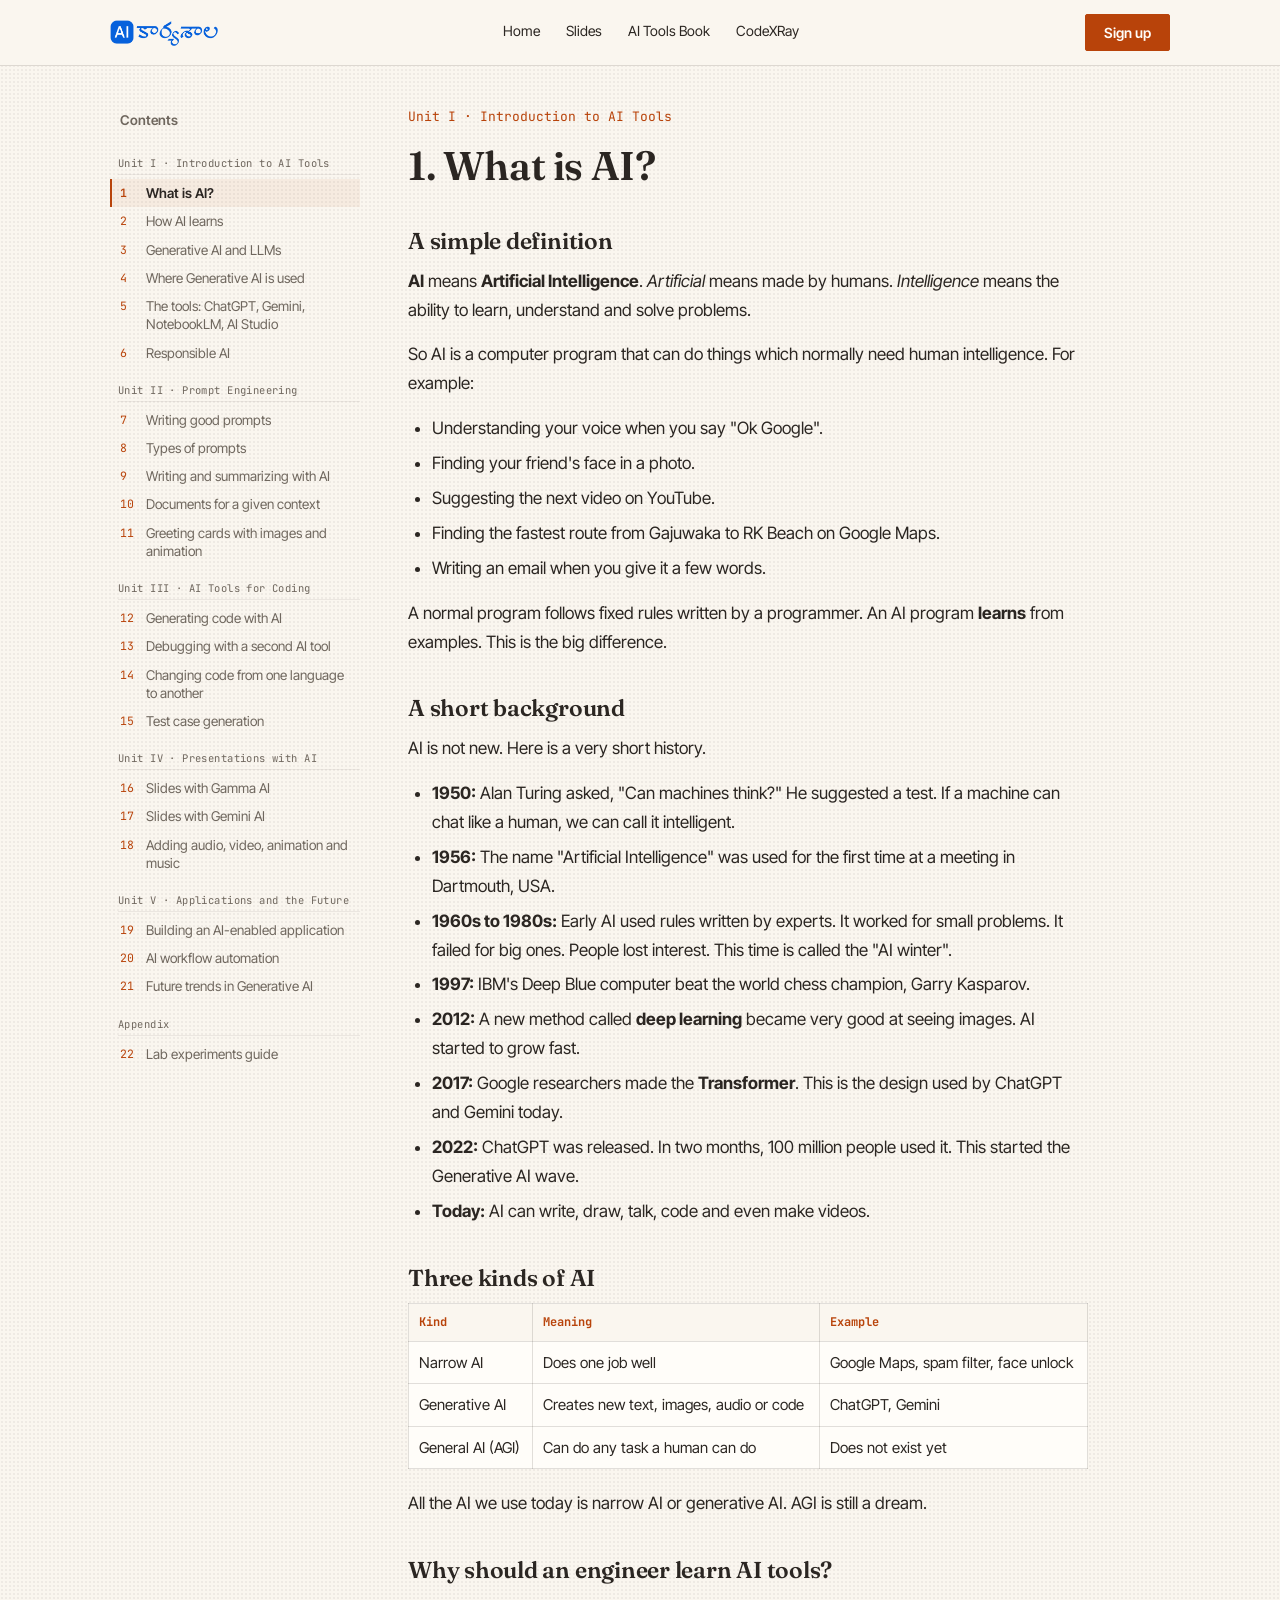
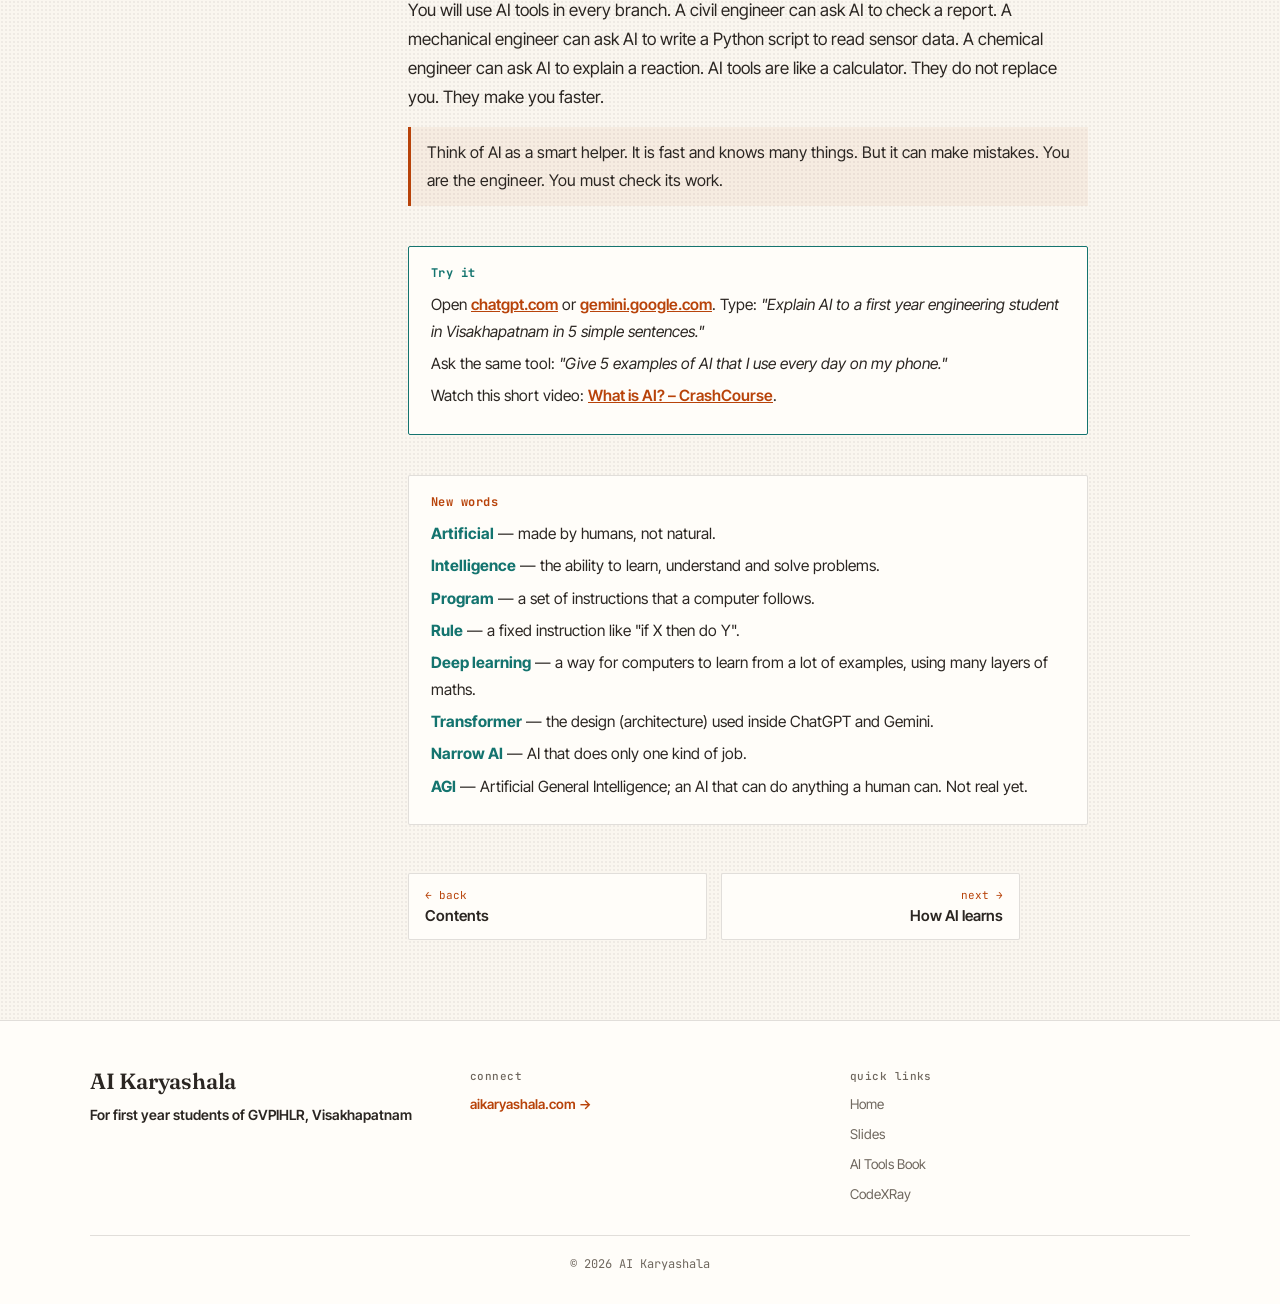
<file: docs/ai-tools/01-what-is-ai.html>
<!DOCTYPE html>
<html lang="en">
<head>
  <meta charset="UTF-8">
  <meta name="viewport" content="width=device-width, initial-scale=1.0">
  <title>1. What is AI? – AI Tools and Applications</title>
  <meta name="description" content="What is AI? – AI Tools and Applications, a simple book for first year students.">
  <link rel="icon" type="image/png" href="../assets/aikaryashala_logo.png">
  <link rel="preconnect" href="https://fonts.googleapis.com">
  <link rel="preconnect" href="https://fonts.gstatic.com" crossorigin>
  <link href="https://fonts.googleapis.com/css2?family=Fraunces:opsz,wght@9..144,400;9..144,600&family=Inter+Tight:wght@400;500;600&family=JetBrains+Mono:wght@400;500;700&display=swap" rel="stylesheet">
  <link rel="stylesheet" href="../style.css">
  <link rel="stylesheet" href="book.css">
</head>
<body>
<!-- Generated by tools/build_book.py from book/*.md – edit the Markdown, then rebuild. -->

<header class="header">
  <div class="nav-shell">
    <a href="../index.html" aria-label="Home" class="nav-brand">
      <img src="../assets/aikaryashala_logo.png" alt="AI Karyashala logo">
    </a>
    <nav class="nav-links" aria-label="Main">
      <a href="../index.html">Home</a>
      <a href="../slides/index.html">Slides</a>
      <a href="index.html">AI Tools Book</a>
      <a href="../codexray/index.html">CodeXRay</a>
    </nav>
    <a href="https://docs.google.com/forms/d/e/1FAIpQLSfNtm3WXYP0iq9jqokHn2Zx_W7OV_crYYHnH38HAlW0GGLdNA/viewform?usp=publish-editor" class="btn btn--primary nav-cta" target="_blank" rel="noopener noreferrer">Sign up</a>
  </div>
</header>

<div class="book">
  <aside class="book-side">
    <details class="toc-wrap">
      <summary>Chapters</summary>
      <nav class="toc" aria-label="Chapters">
<a class="toc-home" href="index.html">Contents</a>
<p class="toc-unit">Unit I · Introduction to AI Tools</p>
<a class="current" href="01-what-is-ai.html"><span class="toc-num">1</span>What is AI?</a>
<a href="02-how-ai-learns.html"><span class="toc-num">2</span>How AI learns</a>
<a href="03-generative-ai-and-llms.html"><span class="toc-num">3</span>Generative AI and LLMs</a>
<a href="04-applications.html"><span class="toc-num">4</span>Where Generative AI is used</a>
<a href="05-the-tools.html"><span class="toc-num">5</span>The tools: ChatGPT, Gemini, NotebookLM, AI Studio</a>
<a href="06-responsible-ai.html"><span class="toc-num">6</span>Responsible AI</a>
<p class="toc-unit">Unit II · Prompt Engineering</p>
<a href="07-prompt-engineering.html"><span class="toc-num">7</span>Writing good prompts</a>
<a href="08-prompt-types.html"><span class="toc-num">8</span>Types of prompts</a>
<a href="09-writing-and-summarizing.html"><span class="toc-num">9</span>Writing and summarizing with AI</a>
<a href="10-documents.html"><span class="toc-num">10</span>Documents for a given context</a>
<a href="11-greeting-cards.html"><span class="toc-num">11</span>Greeting cards with images and animation</a>
<p class="toc-unit">Unit III · AI Tools for Coding</p>
<a href="12-generating-code.html"><span class="toc-num">12</span>Generating code with AI</a>
<a href="13-debugging.html"><span class="toc-num">13</span>Debugging with a second AI tool</a>
<a href="14-converting-code.html"><span class="toc-num">14</span>Changing code from one language to another</a>
<a href="15-test-cases.html"><span class="toc-num">15</span>Test case generation</a>
<p class="toc-unit">Unit IV · Presentations with AI</p>
<a href="16-gamma.html"><span class="toc-num">16</span>Slides with Gamma AI</a>
<a href="17-gemini-slides.html"><span class="toc-num">17</span>Slides with Gemini AI</a>
<a href="18-multimedia.html"><span class="toc-num">18</span>Adding audio, video, animation and music</a>
<p class="toc-unit">Unit V · Applications and the Future</p>
<a href="19-ai-apps.html"><span class="toc-num">19</span>Building an AI-enabled application</a>
<a href="20-workflow-automation.html"><span class="toc-num">20</span>AI workflow automation</a>
<a href="21-future-trends.html"><span class="toc-num">21</span>Future trends in Generative AI</a>
<p class="toc-unit">Appendix</p>
<a href="22-lab-guide.html"><span class="toc-num">22</span>Lab experiments guide</a>
</nav>
    </details>
    <script>
      // The chapter list is a collapsible box on phones and always open on wider screens.
      if (window.matchMedia("(min-width: 861px)").matches) document.querySelector(".toc-wrap").open = true;
    </script>
  </aside>

  <main class="book-main" id="top">
    <article class="chapter">
      <p class="eyebrow">Unit I · Introduction to AI Tools</p>
      <h1>1. What is AI?</h1>
      <section id="a-simple-definition">
<h2>A simple definition</h2>
<p><strong>AI</strong> means <strong>Artificial Intelligence</strong>. <em>Artificial</em> means made by humans. <em>Intelligence</em> means the ability to learn, understand and solve problems.</p>
<p>So AI is a computer program that can do things which normally need human intelligence. For example:</p>
<ul><li>Understanding your voice when you say "Ok Google".</li><li>Finding your friend's face in a photo.</li><li>Suggesting the next video on YouTube.</li><li>Finding the fastest route from Gajuwaka to RK Beach on Google Maps.</li><li>Writing an email when you give it a few words.</li></ul>
<p>A normal program follows fixed rules written by a programmer. An AI program <strong>learns</strong> from examples. This is the big difference.</p>
</section>
<section id="a-short-background">
<h2>A short background</h2>
<p>AI is not new. Here is a very short history.</p>
<ul><li><strong>1950:</strong> Alan Turing asked, "Can machines think?" He suggested a test. If a machine can chat like a human, we can call it intelligent.</li><li><strong>1956:</strong> The name "Artificial Intelligence" was used for the first time at a meeting in Dartmouth, USA.</li><li><strong>1960s to 1980s:</strong> Early AI used rules written by experts. It worked for small problems. It failed for big ones. People lost interest. This time is called the "AI winter".</li><li><strong>1997:</strong> IBM's Deep Blue computer beat the world chess champion, Garry Kasparov.</li><li><strong>2012:</strong> A new method called <strong>deep learning</strong> became very good at seeing images. AI started to grow fast.</li><li><strong>2017:</strong> Google researchers made the <strong>Transformer</strong>. This is the design used by ChatGPT and Gemini today.</li><li><strong>2022:</strong> ChatGPT was released. In two months, 100 million people used it. This started the Generative AI wave.</li><li><strong>Today:</strong> AI can write, draw, talk, code and even make videos.</li></ul>
</section>
<section id="three-kinds-of-ai">
<h2>Three kinds of AI</h2>
<table>
<thead><tr><th>Kind</th><th>Meaning</th><th>Example</th></tr></thead>
<tbody>
<tr><td>Narrow AI</td><td>Does one job well</td><td>Google Maps, spam filter, face unlock</td></tr>
<tr><td>Generative AI</td><td>Creates new text, images, audio or code</td><td>ChatGPT, Gemini</td></tr>
<tr><td>General AI (AGI)</td><td>Can do any task a human can do</td><td>Does not exist yet</td></tr>
</tbody>
</table>
<p>All the AI we use today is narrow AI or generative AI. AGI is still a dream.</p>
</section>
<section id="why-should-an-engineer-learn-ai-tools">
<h2>Why should an engineer learn AI tools?</h2>
<p>You will use AI tools in every branch. A civil engineer can ask AI to check a report. A mechanical engineer can ask AI to write a Python script to read sensor data. A chemical engineer can ask AI to explain a reaction. AI tools are like a calculator. They do not replace you. They make you faster.</p>
<div class="note">Think of AI as a smart helper. It is fast and knows many things. But it can make mistakes. You are the engineer. You must check its work.</div>
</section>
<section class="try" id="try-it">
<h2>Try it</h2>
<ul><li>Open <a href="https://chatgpt.com" target="_blank" rel="noopener noreferrer">chatgpt.com</a> or <a href="https://gemini.google.com" target="_blank" rel="noopener noreferrer">gemini.google.com</a>. Type: <em>"Explain AI to a first year engineering student in Visakhapatnam in 5 simple sentences."</em></li><li>Ask the same tool: <em>"Give 5 examples of AI that I use every day on my phone."</em></li><li>Watch this short video: <a href="https://www.youtube.com/watch?v=a0_lo_GDcFw" target="_blank" rel="noopener noreferrer">What is AI? – CrashCourse</a>.</li></ul>
</section>
<section class="words" id="new-words">
<h2>New words</h2>
<ul><li><strong>Artificial</strong> — made by humans, not natural.</li><li><strong>Intelligence</strong> — the ability to learn, understand and solve problems.</li><li><strong>Program</strong> — a set of instructions that a computer follows.</li><li><strong>Rule</strong> — a fixed instruction like "if X then do Y".</li><li><strong>Deep learning</strong> — a way for computers to learn from a lot of examples, using many layers of maths.</li><li><strong>Transformer</strong> — the design (architecture) used inside ChatGPT and Gemini.</li><li><strong>Narrow AI</strong> — AI that does only one kind of job.</li><li><strong>AGI</strong> — Artificial General Intelligence; an AI that can do anything a human can. Not real yet.</li></ul>
</section>
    </article>
    <div class="prev-next"><a class="pn-prev" href="index.html"><span>← back</span>Contents</a><a class="pn-next" href="02-how-ai-learns.html"><span>next →</span>How AI learns</a></div>
  </main>
</div>

<footer class="site-footer">
  <div class="footer-content">
    <div class="footer-section">
      <h3>AI Karyashala</h3>
      <p class="footer-tagline">For first year students of GVPIHLR, Visakhapatnam</p>
    </div>
    <div class="footer-section">
      <h4>connect</h4>
      <p><a href="https://aikaryashala.com" target="_blank" rel="noopener noreferrer" class="footer-link">aikaryashala.com →</a></p>
    </div>
    <div class="footer-section">
      <h4>quick links</h4>
      <ul class="footer-links">
        <li><a href="../index.html">Home</a></li>
        <li><a href="../slides/index.html">Slides</a></li>
        <li><a href="index.html">AI Tools Book</a></li>
        <li><a href="../codexray/index.html">CodeXRay</a></li>
      </ul>
    </div>
  </div>
  <div class="footer-divider"></div>
  <p class="footer-credit">© 2026 AI Karyashala</p>
</footer>

</body>
</html>
</file>
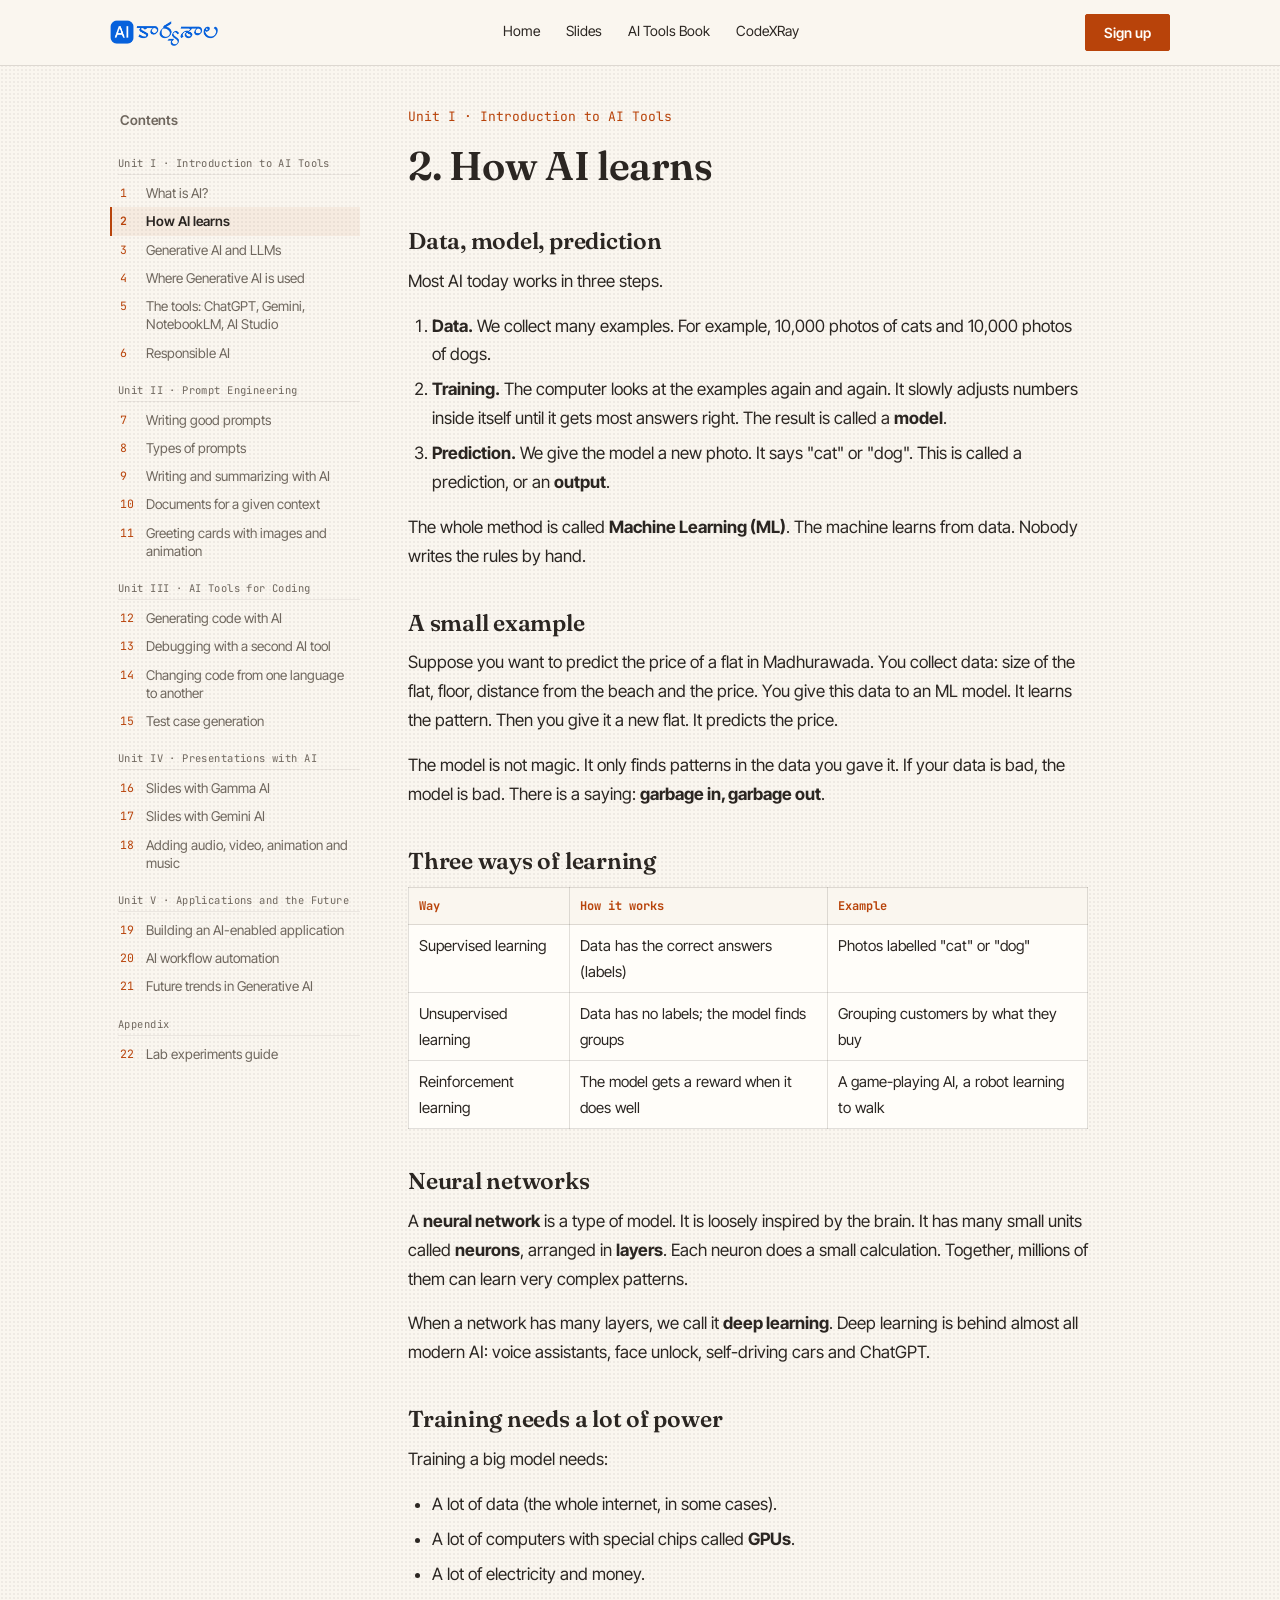
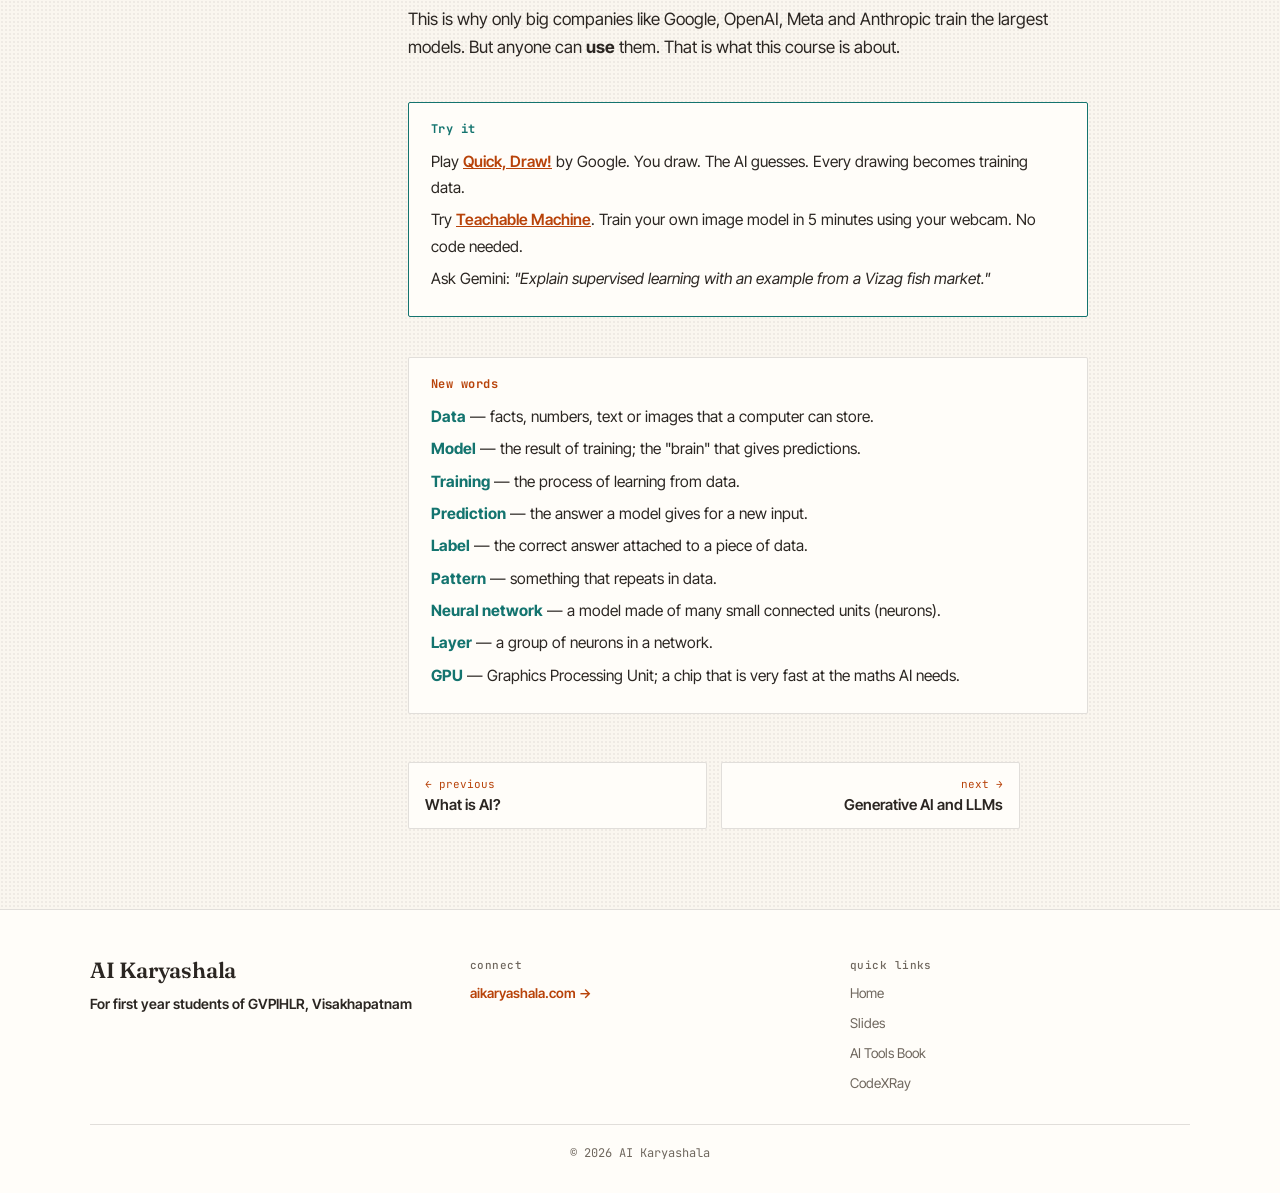
<file: docs/ai-tools/02-how-ai-learns.html>
<!DOCTYPE html>
<html lang="en">
<head>
  <meta charset="UTF-8">
  <meta name="viewport" content="width=device-width, initial-scale=1.0">
  <title>2. How AI learns – AI Tools and Applications</title>
  <meta name="description" content="How AI learns – AI Tools and Applications, a simple book for first year students.">
  <link rel="icon" type="image/png" href="../assets/aikaryashala_logo.png">
  <link rel="preconnect" href="https://fonts.googleapis.com">
  <link rel="preconnect" href="https://fonts.gstatic.com" crossorigin>
  <link href="https://fonts.googleapis.com/css2?family=Fraunces:opsz,wght@9..144,400;9..144,600&family=Inter+Tight:wght@400;500;600&family=JetBrains+Mono:wght@400;500;700&display=swap" rel="stylesheet">
  <link rel="stylesheet" href="../style.css">
  <link rel="stylesheet" href="book.css">
</head>
<body>
<!-- Generated by tools/build_book.py from book/*.md – edit the Markdown, then rebuild. -->

<header class="header">
  <div class="nav-shell">
    <a href="../index.html" aria-label="Home" class="nav-brand">
      <img src="../assets/aikaryashala_logo.png" alt="AI Karyashala logo">
    </a>
    <nav class="nav-links" aria-label="Main">
      <a href="../index.html">Home</a>
      <a href="../slides/index.html">Slides</a>
      <a href="index.html">AI Tools Book</a>
      <a href="../codexray/index.html">CodeXRay</a>
    </nav>
    <a href="https://docs.google.com/forms/d/e/1FAIpQLSfNtm3WXYP0iq9jqokHn2Zx_W7OV_crYYHnH38HAlW0GGLdNA/viewform?usp=publish-editor" class="btn btn--primary nav-cta" target="_blank" rel="noopener noreferrer">Sign up</a>
  </div>
</header>

<div class="book">
  <aside class="book-side">
    <details class="toc-wrap">
      <summary>Chapters</summary>
      <nav class="toc" aria-label="Chapters">
<a class="toc-home" href="index.html">Contents</a>
<p class="toc-unit">Unit I · Introduction to AI Tools</p>
<a href="01-what-is-ai.html"><span class="toc-num">1</span>What is AI?</a>
<a class="current" href="02-how-ai-learns.html"><span class="toc-num">2</span>How AI learns</a>
<a href="03-generative-ai-and-llms.html"><span class="toc-num">3</span>Generative AI and LLMs</a>
<a href="04-applications.html"><span class="toc-num">4</span>Where Generative AI is used</a>
<a href="05-the-tools.html"><span class="toc-num">5</span>The tools: ChatGPT, Gemini, NotebookLM, AI Studio</a>
<a href="06-responsible-ai.html"><span class="toc-num">6</span>Responsible AI</a>
<p class="toc-unit">Unit II · Prompt Engineering</p>
<a href="07-prompt-engineering.html"><span class="toc-num">7</span>Writing good prompts</a>
<a href="08-prompt-types.html"><span class="toc-num">8</span>Types of prompts</a>
<a href="09-writing-and-summarizing.html"><span class="toc-num">9</span>Writing and summarizing with AI</a>
<a href="10-documents.html"><span class="toc-num">10</span>Documents for a given context</a>
<a href="11-greeting-cards.html"><span class="toc-num">11</span>Greeting cards with images and animation</a>
<p class="toc-unit">Unit III · AI Tools for Coding</p>
<a href="12-generating-code.html"><span class="toc-num">12</span>Generating code with AI</a>
<a href="13-debugging.html"><span class="toc-num">13</span>Debugging with a second AI tool</a>
<a href="14-converting-code.html"><span class="toc-num">14</span>Changing code from one language to another</a>
<a href="15-test-cases.html"><span class="toc-num">15</span>Test case generation</a>
<p class="toc-unit">Unit IV · Presentations with AI</p>
<a href="16-gamma.html"><span class="toc-num">16</span>Slides with Gamma AI</a>
<a href="17-gemini-slides.html"><span class="toc-num">17</span>Slides with Gemini AI</a>
<a href="18-multimedia.html"><span class="toc-num">18</span>Adding audio, video, animation and music</a>
<p class="toc-unit">Unit V · Applications and the Future</p>
<a href="19-ai-apps.html"><span class="toc-num">19</span>Building an AI-enabled application</a>
<a href="20-workflow-automation.html"><span class="toc-num">20</span>AI workflow automation</a>
<a href="21-future-trends.html"><span class="toc-num">21</span>Future trends in Generative AI</a>
<p class="toc-unit">Appendix</p>
<a href="22-lab-guide.html"><span class="toc-num">22</span>Lab experiments guide</a>
</nav>
    </details>
    <script>
      // The chapter list is a collapsible box on phones and always open on wider screens.
      if (window.matchMedia("(min-width: 861px)").matches) document.querySelector(".toc-wrap").open = true;
    </script>
  </aside>

  <main class="book-main" id="top">
    <article class="chapter">
      <p class="eyebrow">Unit I · Introduction to AI Tools</p>
      <h1>2. How AI learns</h1>
      <section id="data-model-prediction">
<h2>Data, model, prediction</h2>
<p>Most AI today works in three steps.</p>
<ol><li><strong>Data.</strong> We collect many examples. For example, 10,000 photos of cats and 10,000 photos of dogs.</li><li><strong>Training.</strong> The computer looks at the examples again and again. It slowly adjusts numbers inside itself until it gets most answers right. The result is called a <strong>model</strong>.</li><li><strong>Prediction.</strong> We give the model a new photo. It says "cat" or "dog". This is called a prediction, or an <strong>output</strong>.</li></ol>
<p>The whole method is called <strong>Machine Learning (ML)</strong>. The machine learns from data. Nobody writes the rules by hand.</p>
</section>
<section id="a-small-example">
<h2>A small example</h2>
<p>Suppose you want to predict the price of a flat in Madhurawada. You collect data: size of the flat, floor, distance from the beach and the price. You give this data to an ML model. It learns the pattern. Then you give it a new flat. It predicts the price.</p>
<p>The model is not magic. It only finds patterns in the data you gave it. If your data is bad, the model is bad. There is a saying: <strong>garbage in, garbage out</strong>.</p>
</section>
<section id="three-ways-of-learning">
<h2>Three ways of learning</h2>
<table>
<thead><tr><th>Way</th><th>How it works</th><th>Example</th></tr></thead>
<tbody>
<tr><td>Supervised learning</td><td>Data has the correct answers (labels)</td><td>Photos labelled "cat" or "dog"</td></tr>
<tr><td>Unsupervised learning</td><td>Data has no labels; the model finds groups</td><td>Grouping customers by what they buy</td></tr>
<tr><td>Reinforcement learning</td><td>The model gets a reward when it does well</td><td>A game-playing AI, a robot learning to walk</td></tr>
</tbody>
</table>
</section>
<section id="neural-networks">
<h2>Neural networks</h2>
<p>A <strong>neural network</strong> is a type of model. It is loosely inspired by the brain. It has many small units called <strong>neurons</strong>, arranged in <strong>layers</strong>. Each neuron does a small calculation. Together, millions of them can learn very complex patterns.</p>
<p>When a network has many layers, we call it <strong>deep learning</strong>. Deep learning is behind almost all modern AI: voice assistants, face unlock, self-driving cars and ChatGPT.</p>
</section>
<section id="training-needs-a-lot-of-power">
<h2>Training needs a lot of power</h2>
<p>Training a big model needs:</p>
<ul><li>A lot of data (the whole internet, in some cases).</li><li>A lot of computers with special chips called <strong>GPUs</strong>.</li><li>A lot of electricity and money.</li></ul>
<p>This is why only big companies like Google, OpenAI, Meta and Anthropic train the largest models. But anyone can <strong>use</strong> them. That is what this course is about.</p>
</section>
<section class="try" id="try-it">
<h2>Try it</h2>
<ul><li>Play <a href="https://quickdraw.withgoogle.com/" target="_blank" rel="noopener noreferrer">Quick, Draw!</a> by Google. You draw. The AI guesses. Every drawing becomes training data.</li><li>Try <a href="https://teachablemachine.withgoogle.com/" target="_blank" rel="noopener noreferrer">Teachable Machine</a>. Train your own image model in 5 minutes using your webcam. No code needed.</li><li>Ask Gemini: <em>"Explain supervised learning with an example from a Vizag fish market."</em></li></ul>
</section>
<section class="words" id="new-words">
<h2>New words</h2>
<ul><li><strong>Data</strong> — facts, numbers, text or images that a computer can store.</li><li><strong>Model</strong> — the result of training; the "brain" that gives predictions.</li><li><strong>Training</strong> — the process of learning from data.</li><li><strong>Prediction</strong> — the answer a model gives for a new input.</li><li><strong>Label</strong> — the correct answer attached to a piece of data.</li><li><strong>Pattern</strong> — something that repeats in data.</li><li><strong>Neural network</strong> — a model made of many small connected units (neurons).</li><li><strong>Layer</strong> — a group of neurons in a network.</li><li><strong>GPU</strong> — Graphics Processing Unit; a chip that is very fast at the maths AI needs.</li></ul>
</section>
    </article>
    <div class="prev-next"><a class="pn-prev" href="01-what-is-ai.html"><span>← previous</span>What is AI?</a><a class="pn-next" href="03-generative-ai-and-llms.html"><span>next →</span>Generative AI and LLMs</a></div>
  </main>
</div>

<footer class="site-footer">
  <div class="footer-content">
    <div class="footer-section">
      <h3>AI Karyashala</h3>
      <p class="footer-tagline">For first year students of GVPIHLR, Visakhapatnam</p>
    </div>
    <div class="footer-section">
      <h4>connect</h4>
      <p><a href="https://aikaryashala.com" target="_blank" rel="noopener noreferrer" class="footer-link">aikaryashala.com →</a></p>
    </div>
    <div class="footer-section">
      <h4>quick links</h4>
      <ul class="footer-links">
        <li><a href="../index.html">Home</a></li>
        <li><a href="../slides/index.html">Slides</a></li>
        <li><a href="index.html">AI Tools Book</a></li>
        <li><a href="../codexray/index.html">CodeXRay</a></li>
      </ul>
    </div>
  </div>
  <div class="footer-divider"></div>
  <p class="footer-credit">© 2026 AI Karyashala</p>
</footer>

</body>
</html>
</file>
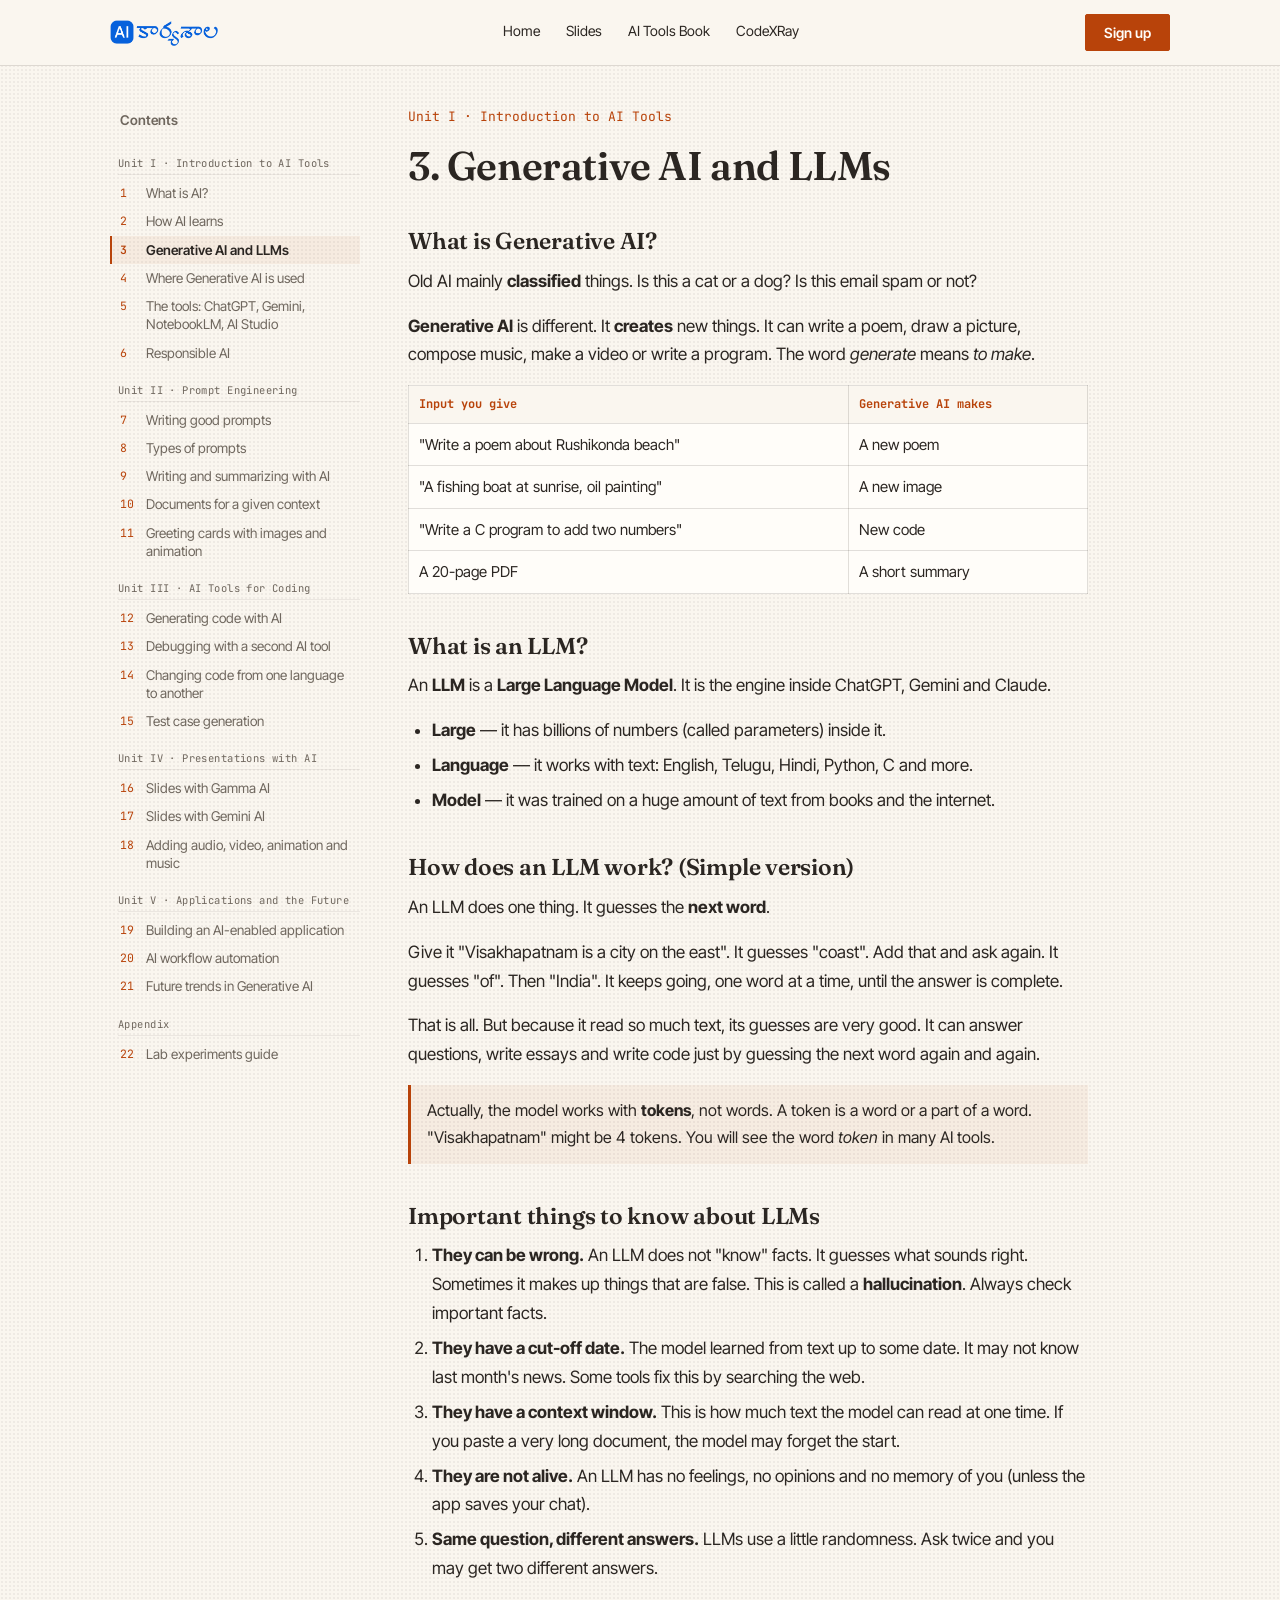
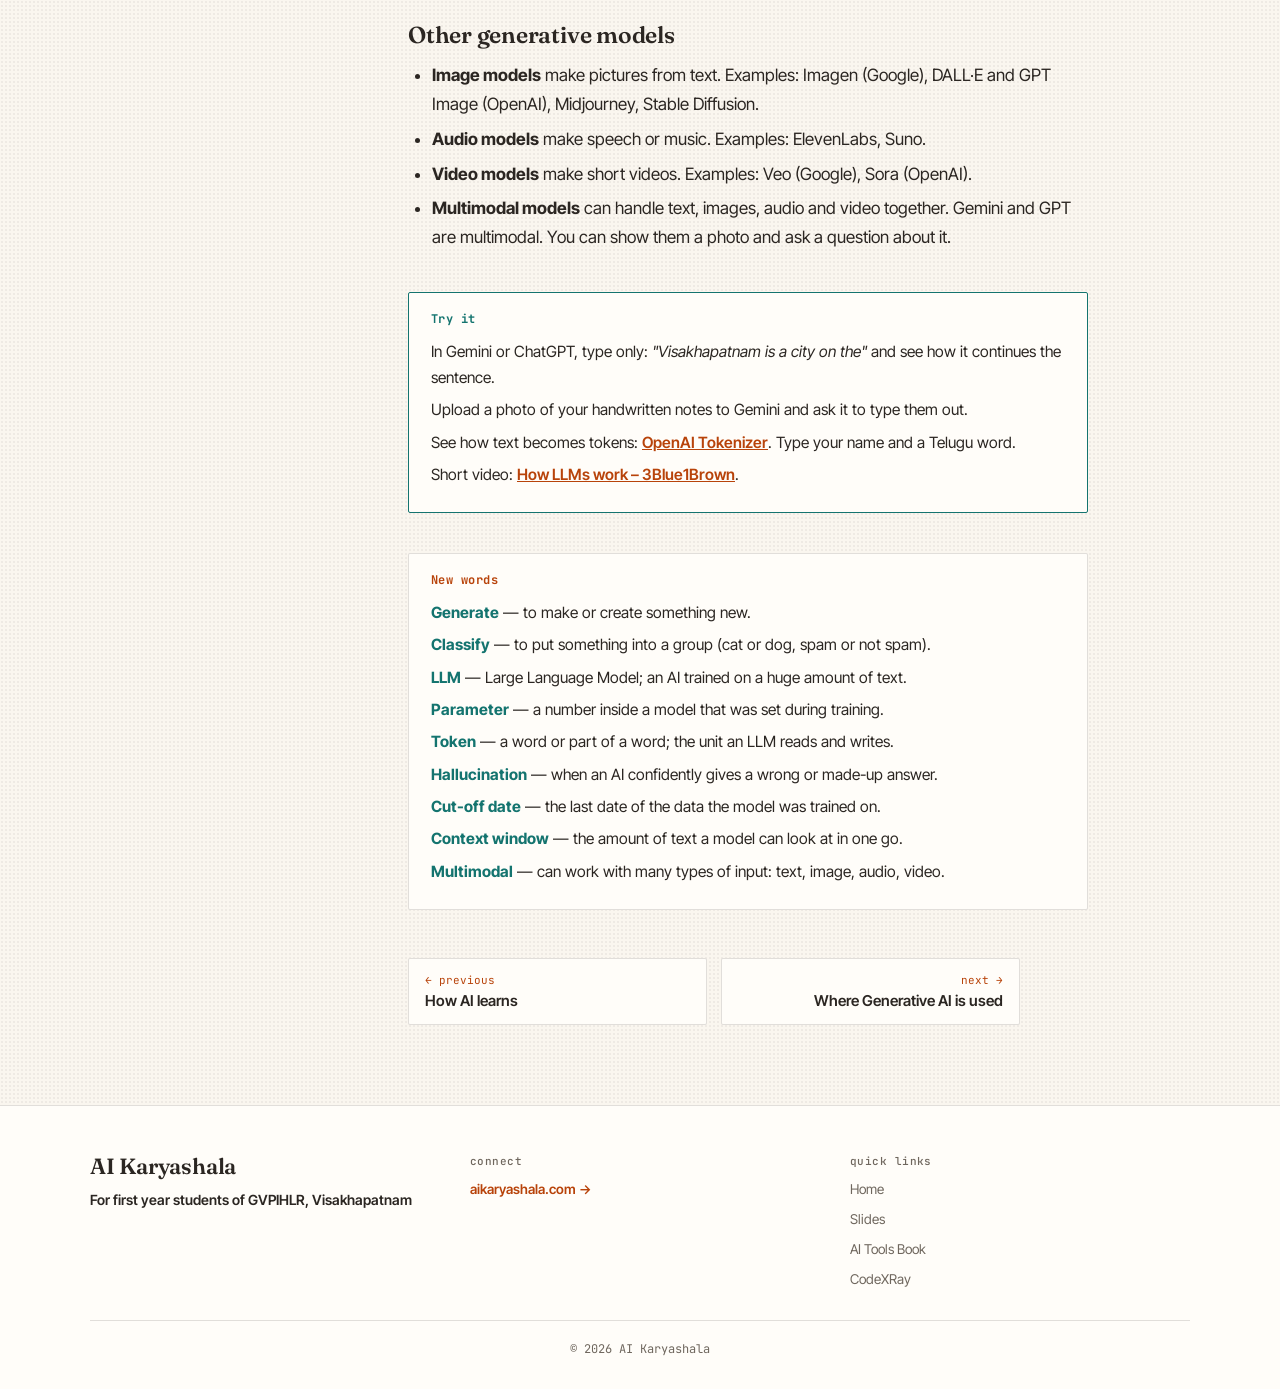
<file: docs/ai-tools/03-generative-ai-and-llms.html>
<!DOCTYPE html>
<html lang="en">
<head>
  <meta charset="UTF-8">
  <meta name="viewport" content="width=device-width, initial-scale=1.0">
  <title>3. Generative AI and LLMs – AI Tools and Applications</title>
  <meta name="description" content="Generative AI and LLMs – AI Tools and Applications, a simple book for first year students.">
  <link rel="icon" type="image/png" href="../assets/aikaryashala_logo.png">
  <link rel="preconnect" href="https://fonts.googleapis.com">
  <link rel="preconnect" href="https://fonts.gstatic.com" crossorigin>
  <link href="https://fonts.googleapis.com/css2?family=Fraunces:opsz,wght@9..144,400;9..144,600&family=Inter+Tight:wght@400;500;600&family=JetBrains+Mono:wght@400;500;700&display=swap" rel="stylesheet">
  <link rel="stylesheet" href="../style.css">
  <link rel="stylesheet" href="book.css">
</head>
<body>
<!-- Generated by tools/build_book.py from book/*.md – edit the Markdown, then rebuild. -->

<header class="header">
  <div class="nav-shell">
    <a href="../index.html" aria-label="Home" class="nav-brand">
      <img src="../assets/aikaryashala_logo.png" alt="AI Karyashala logo">
    </a>
    <nav class="nav-links" aria-label="Main">
      <a href="../index.html">Home</a>
      <a href="../slides/index.html">Slides</a>
      <a href="index.html">AI Tools Book</a>
      <a href="../codexray/index.html">CodeXRay</a>
    </nav>
    <a href="https://docs.google.com/forms/d/e/1FAIpQLSfNtm3WXYP0iq9jqokHn2Zx_W7OV_crYYHnH38HAlW0GGLdNA/viewform?usp=publish-editor" class="btn btn--primary nav-cta" target="_blank" rel="noopener noreferrer">Sign up</a>
  </div>
</header>

<div class="book">
  <aside class="book-side">
    <details class="toc-wrap">
      <summary>Chapters</summary>
      <nav class="toc" aria-label="Chapters">
<a class="toc-home" href="index.html">Contents</a>
<p class="toc-unit">Unit I · Introduction to AI Tools</p>
<a href="01-what-is-ai.html"><span class="toc-num">1</span>What is AI?</a>
<a href="02-how-ai-learns.html"><span class="toc-num">2</span>How AI learns</a>
<a class="current" href="03-generative-ai-and-llms.html"><span class="toc-num">3</span>Generative AI and LLMs</a>
<a href="04-applications.html"><span class="toc-num">4</span>Where Generative AI is used</a>
<a href="05-the-tools.html"><span class="toc-num">5</span>The tools: ChatGPT, Gemini, NotebookLM, AI Studio</a>
<a href="06-responsible-ai.html"><span class="toc-num">6</span>Responsible AI</a>
<p class="toc-unit">Unit II · Prompt Engineering</p>
<a href="07-prompt-engineering.html"><span class="toc-num">7</span>Writing good prompts</a>
<a href="08-prompt-types.html"><span class="toc-num">8</span>Types of prompts</a>
<a href="09-writing-and-summarizing.html"><span class="toc-num">9</span>Writing and summarizing with AI</a>
<a href="10-documents.html"><span class="toc-num">10</span>Documents for a given context</a>
<a href="11-greeting-cards.html"><span class="toc-num">11</span>Greeting cards with images and animation</a>
<p class="toc-unit">Unit III · AI Tools for Coding</p>
<a href="12-generating-code.html"><span class="toc-num">12</span>Generating code with AI</a>
<a href="13-debugging.html"><span class="toc-num">13</span>Debugging with a second AI tool</a>
<a href="14-converting-code.html"><span class="toc-num">14</span>Changing code from one language to another</a>
<a href="15-test-cases.html"><span class="toc-num">15</span>Test case generation</a>
<p class="toc-unit">Unit IV · Presentations with AI</p>
<a href="16-gamma.html"><span class="toc-num">16</span>Slides with Gamma AI</a>
<a href="17-gemini-slides.html"><span class="toc-num">17</span>Slides with Gemini AI</a>
<a href="18-multimedia.html"><span class="toc-num">18</span>Adding audio, video, animation and music</a>
<p class="toc-unit">Unit V · Applications and the Future</p>
<a href="19-ai-apps.html"><span class="toc-num">19</span>Building an AI-enabled application</a>
<a href="20-workflow-automation.html"><span class="toc-num">20</span>AI workflow automation</a>
<a href="21-future-trends.html"><span class="toc-num">21</span>Future trends in Generative AI</a>
<p class="toc-unit">Appendix</p>
<a href="22-lab-guide.html"><span class="toc-num">22</span>Lab experiments guide</a>
</nav>
    </details>
    <script>
      // The chapter list is a collapsible box on phones and always open on wider screens.
      if (window.matchMedia("(min-width: 861px)").matches) document.querySelector(".toc-wrap").open = true;
    </script>
  </aside>

  <main class="book-main" id="top">
    <article class="chapter">
      <p class="eyebrow">Unit I · Introduction to AI Tools</p>
      <h1>3. Generative AI and LLMs</h1>
      <section id="what-is-generative-ai">
<h2>What is Generative AI?</h2>
<p>Old AI mainly <strong>classified</strong> things. Is this a cat or a dog? Is this email spam or not?</p>
<p><strong>Generative AI</strong> is different. It <strong>creates</strong> new things. It can write a poem, draw a picture, compose music, make a video or write a program. The word <em>generate</em> means <em>to make</em>.</p>
<table>
<thead><tr><th>Input you give</th><th>Generative AI makes</th></tr></thead>
<tbody>
<tr><td>"Write a poem about Rushikonda beach"</td><td>A new poem</td></tr>
<tr><td>"A fishing boat at sunrise, oil painting"</td><td>A new image</td></tr>
<tr><td>"Write a C program to add two numbers"</td><td>New code</td></tr>
<tr><td>A 20-page PDF</td><td>A short summary</td></tr>
</tbody>
</table>
</section>
<section id="what-is-an-llm">
<h2>What is an LLM?</h2>
<p>An <strong>LLM</strong> is a <strong>Large Language Model</strong>. It is the engine inside ChatGPT, Gemini and Claude.</p>
<ul><li><strong>Large</strong> — it has billions of numbers (called parameters) inside it.</li><li><strong>Language</strong> — it works with text: English, Telugu, Hindi, Python, C and more.</li><li><strong>Model</strong> — it was trained on a huge amount of text from books and the internet.</li></ul>
</section>
<section id="how-does-an-llm-work-simple-version">
<h2>How does an LLM work? (Simple version)</h2>
<p>An LLM does one thing. It guesses the <strong>next word</strong>.</p>
<p>Give it "Visakhapatnam is a city on the east". It guesses "coast". Add that and ask again. It guesses "of". Then "India". It keeps going, one word at a time, until the answer is complete.</p>
<p>That is all. But because it read so much text, its guesses are very good. It can answer questions, write essays and write code just by guessing the next word again and again.</p>
<div class="note">Actually, the model works with <strong>tokens</strong>, not words. A token is a word or a part of a word. "Visakhapatnam" might be 4 tokens. You will see the word <em>token</em> in many AI tools.</div>
</section>
<section id="important-things-to-know-about-llms">
<h2>Important things to know about LLMs</h2>
<ol><li><strong>They can be wrong.</strong> An LLM does not "know" facts. It guesses what sounds right. Sometimes it makes up things that are false. This is called a <strong>hallucination</strong>. Always check important facts.</li><li><strong>They have a cut-off date.</strong> The model learned from text up to some date. It may not know last month's news. Some tools fix this by searching the web.</li><li><strong>They have a context window.</strong> This is how much text the model can read at one time. If you paste a very long document, the model may forget the start.</li><li><strong>They are not alive.</strong> An LLM has no feelings, no opinions and no memory of you (unless the app saves your chat).</li><li><strong>Same question, different answers.</strong> LLMs use a little randomness. Ask twice and you may get two different answers.</li></ol>
</section>
<section id="other-generative-models">
<h2>Other generative models</h2>
<ul><li><strong>Image models</strong> make pictures from text. Examples: Imagen (Google), DALL·E and GPT Image (OpenAI), Midjourney, Stable Diffusion.</li><li><strong>Audio models</strong> make speech or music. Examples: ElevenLabs, Suno.</li><li><strong>Video models</strong> make short videos. Examples: Veo (Google), Sora (OpenAI).</li><li><strong>Multimodal models</strong> can handle text, images, audio and video together. Gemini and GPT are multimodal. You can show them a photo and ask a question about it.</li></ul>
</section>
<section class="try" id="try-it">
<h2>Try it</h2>
<ul><li>In Gemini or ChatGPT, type only: <em>"Visakhapatnam is a city on the"</em> and see how it continues the sentence.</li><li>Upload a photo of your handwritten notes to Gemini and ask it to type them out.</li><li>See how text becomes tokens: <a href="https://platform.openai.com/tokenizer" target="_blank" rel="noopener noreferrer">OpenAI Tokenizer</a>. Type your name and a Telugu word.</li><li>Short video: <a href="https://www.youtube.com/watch?v=LPZh9BOjkQs" target="_blank" rel="noopener noreferrer">How LLMs work – 3Blue1Brown</a>.</li></ul>
</section>
<section class="words" id="new-words">
<h2>New words</h2>
<ul><li><strong>Generate</strong> — to make or create something new.</li><li><strong>Classify</strong> — to put something into a group (cat or dog, spam or not spam).</li><li><strong>LLM</strong> — Large Language Model; an AI trained on a huge amount of text.</li><li><strong>Parameter</strong> — a number inside a model that was set during training.</li><li><strong>Token</strong> — a word or part of a word; the unit an LLM reads and writes.</li><li><strong>Hallucination</strong> — when an AI confidently gives a wrong or made-up answer.</li><li><strong>Cut-off date</strong> — the last date of the data the model was trained on.</li><li><strong>Context window</strong> — the amount of text a model can look at in one go.</li><li><strong>Multimodal</strong> — can work with many types of input: text, image, audio, video.</li></ul>
</section>
    </article>
    <div class="prev-next"><a class="pn-prev" href="02-how-ai-learns.html"><span>← previous</span>How AI learns</a><a class="pn-next" href="04-applications.html"><span>next →</span>Where Generative AI is used</a></div>
  </main>
</div>

<footer class="site-footer">
  <div class="footer-content">
    <div class="footer-section">
      <h3>AI Karyashala</h3>
      <p class="footer-tagline">For first year students of GVPIHLR, Visakhapatnam</p>
    </div>
    <div class="footer-section">
      <h4>connect</h4>
      <p><a href="https://aikaryashala.com" target="_blank" rel="noopener noreferrer" class="footer-link">aikaryashala.com →</a></p>
    </div>
    <div class="footer-section">
      <h4>quick links</h4>
      <ul class="footer-links">
        <li><a href="../index.html">Home</a></li>
        <li><a href="../slides/index.html">Slides</a></li>
        <li><a href="index.html">AI Tools Book</a></li>
        <li><a href="../codexray/index.html">CodeXRay</a></li>
      </ul>
    </div>
  </div>
  <div class="footer-divider"></div>
  <p class="footer-credit">© 2026 AI Karyashala</p>
</footer>

</body>
</html>
</file>
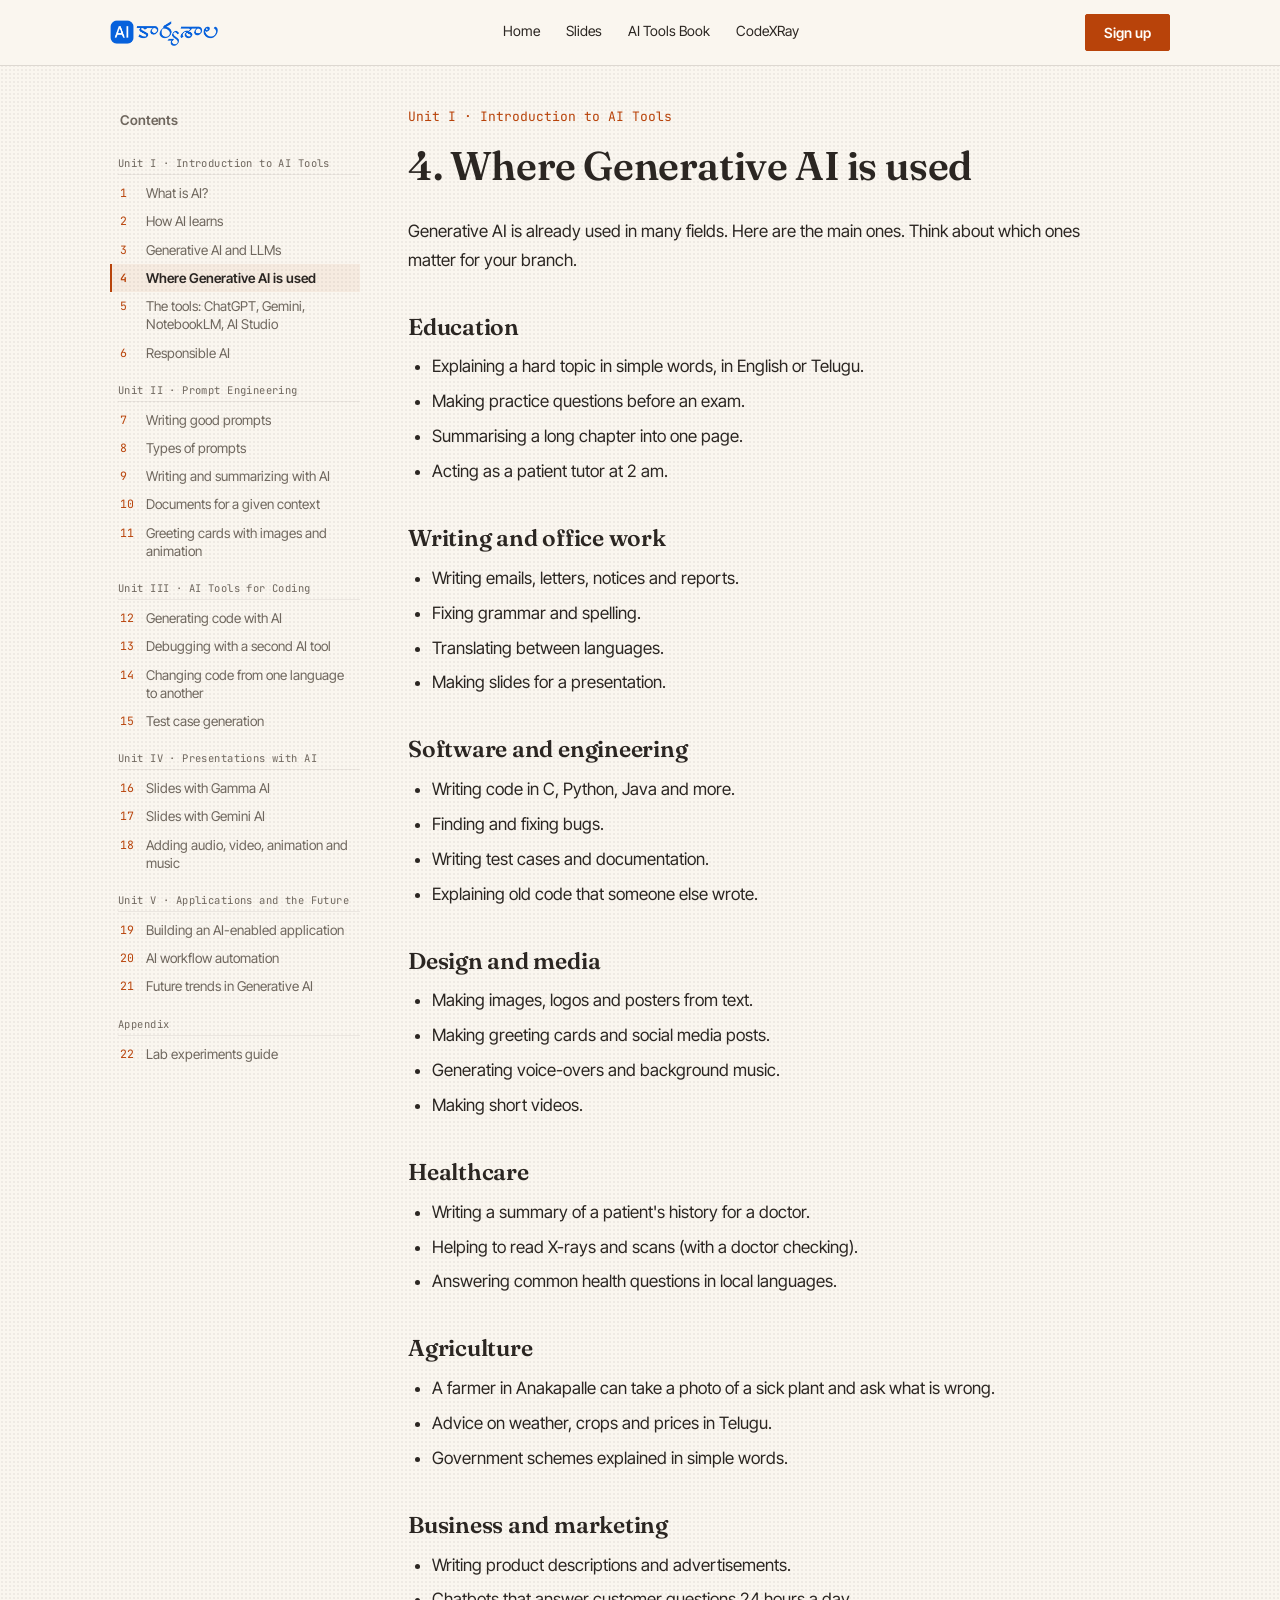
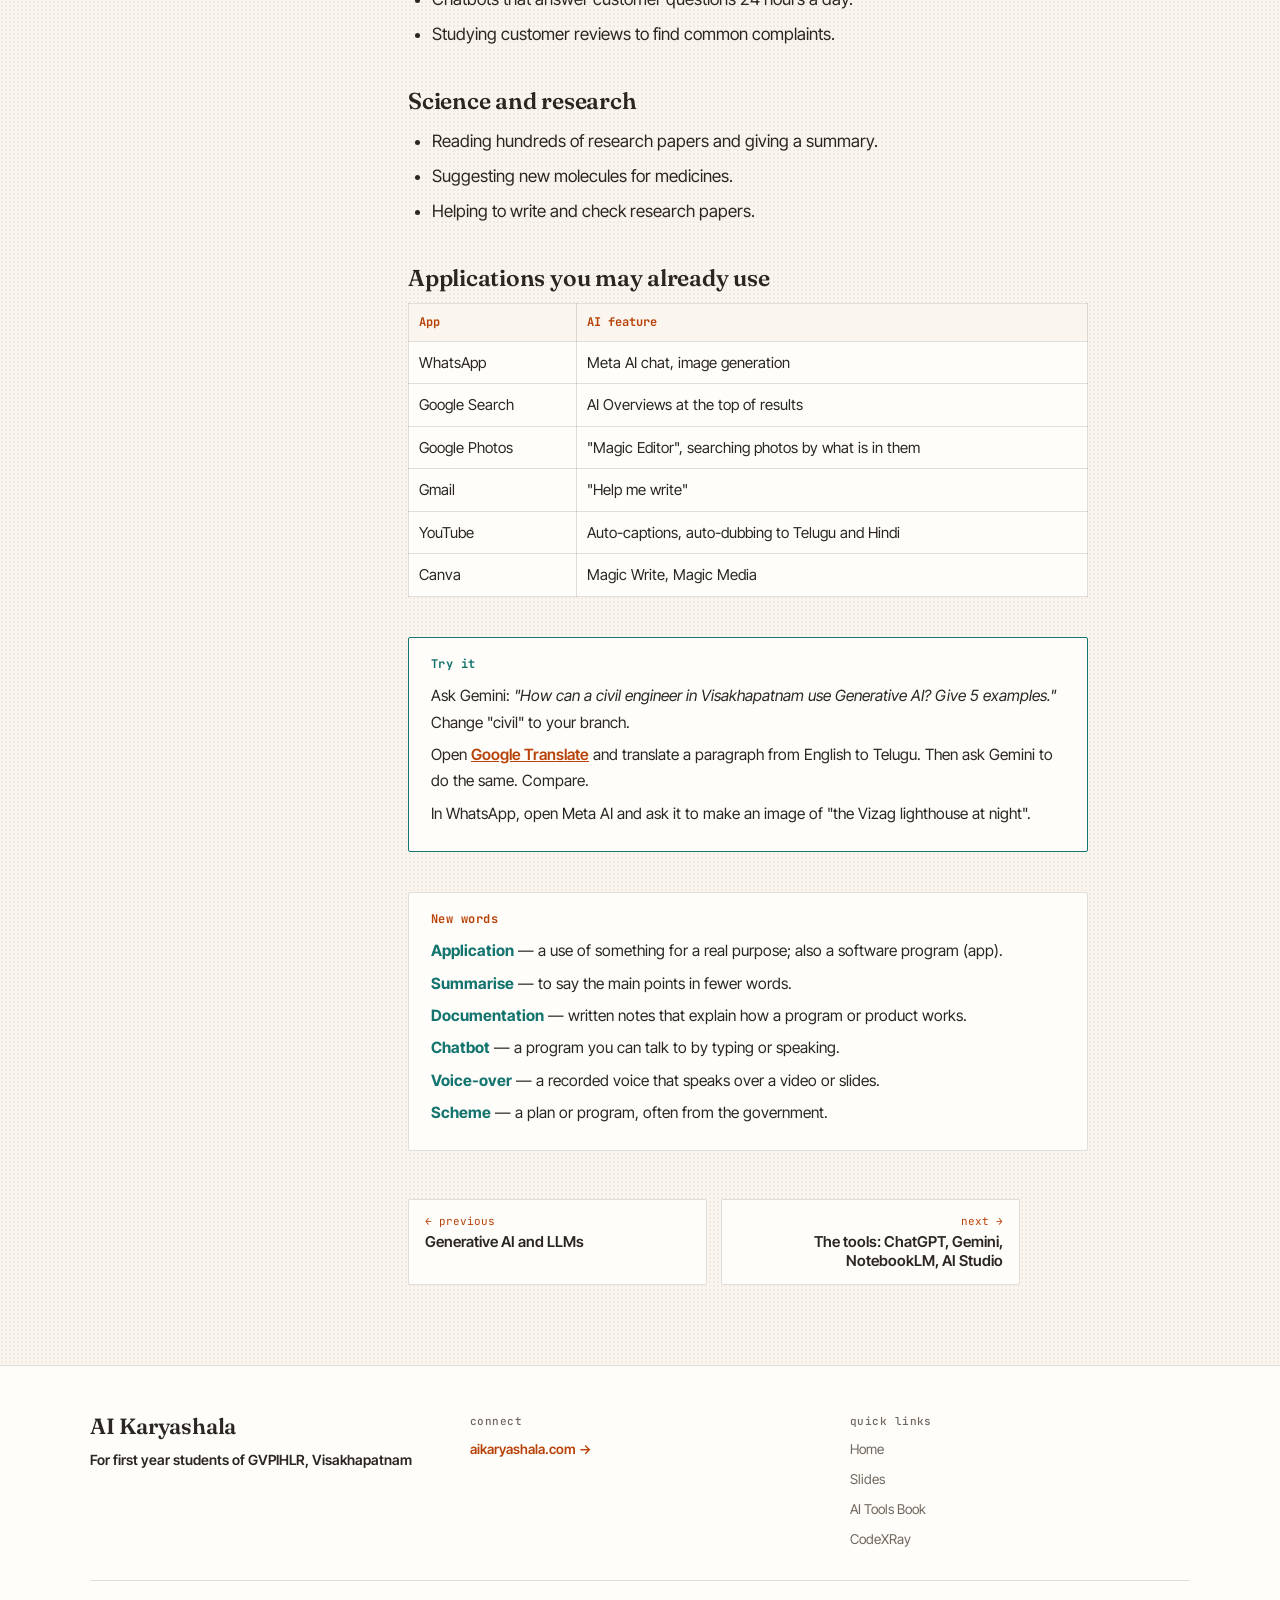
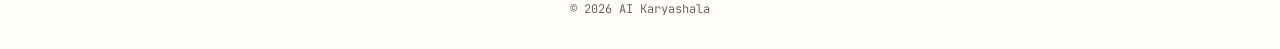
<file: docs/ai-tools/04-applications.html>
<!DOCTYPE html>
<html lang="en">
<head>
  <meta charset="UTF-8">
  <meta name="viewport" content="width=device-width, initial-scale=1.0">
  <title>4. Where Generative AI is used – AI Tools and Applications</title>
  <meta name="description" content="Where Generative AI is used – AI Tools and Applications, a simple book for first year students.">
  <link rel="icon" type="image/png" href="../assets/aikaryashala_logo.png">
  <link rel="preconnect" href="https://fonts.googleapis.com">
  <link rel="preconnect" href="https://fonts.gstatic.com" crossorigin>
  <link href="https://fonts.googleapis.com/css2?family=Fraunces:opsz,wght@9..144,400;9..144,600&family=Inter+Tight:wght@400;500;600&family=JetBrains+Mono:wght@400;500;700&display=swap" rel="stylesheet">
  <link rel="stylesheet" href="../style.css">
  <link rel="stylesheet" href="book.css">
</head>
<body>
<!-- Generated by tools/build_book.py from book/*.md – edit the Markdown, then rebuild. -->

<header class="header">
  <div class="nav-shell">
    <a href="../index.html" aria-label="Home" class="nav-brand">
      <img src="../assets/aikaryashala_logo.png" alt="AI Karyashala logo">
    </a>
    <nav class="nav-links" aria-label="Main">
      <a href="../index.html">Home</a>
      <a href="../slides/index.html">Slides</a>
      <a href="index.html">AI Tools Book</a>
      <a href="../codexray/index.html">CodeXRay</a>
    </nav>
    <a href="https://docs.google.com/forms/d/e/1FAIpQLSfNtm3WXYP0iq9jqokHn2Zx_W7OV_crYYHnH38HAlW0GGLdNA/viewform?usp=publish-editor" class="btn btn--primary nav-cta" target="_blank" rel="noopener noreferrer">Sign up</a>
  </div>
</header>

<div class="book">
  <aside class="book-side">
    <details class="toc-wrap">
      <summary>Chapters</summary>
      <nav class="toc" aria-label="Chapters">
<a class="toc-home" href="index.html">Contents</a>
<p class="toc-unit">Unit I · Introduction to AI Tools</p>
<a href="01-what-is-ai.html"><span class="toc-num">1</span>What is AI?</a>
<a href="02-how-ai-learns.html"><span class="toc-num">2</span>How AI learns</a>
<a href="03-generative-ai-and-llms.html"><span class="toc-num">3</span>Generative AI and LLMs</a>
<a class="current" href="04-applications.html"><span class="toc-num">4</span>Where Generative AI is used</a>
<a href="05-the-tools.html"><span class="toc-num">5</span>The tools: ChatGPT, Gemini, NotebookLM, AI Studio</a>
<a href="06-responsible-ai.html"><span class="toc-num">6</span>Responsible AI</a>
<p class="toc-unit">Unit II · Prompt Engineering</p>
<a href="07-prompt-engineering.html"><span class="toc-num">7</span>Writing good prompts</a>
<a href="08-prompt-types.html"><span class="toc-num">8</span>Types of prompts</a>
<a href="09-writing-and-summarizing.html"><span class="toc-num">9</span>Writing and summarizing with AI</a>
<a href="10-documents.html"><span class="toc-num">10</span>Documents for a given context</a>
<a href="11-greeting-cards.html"><span class="toc-num">11</span>Greeting cards with images and animation</a>
<p class="toc-unit">Unit III · AI Tools for Coding</p>
<a href="12-generating-code.html"><span class="toc-num">12</span>Generating code with AI</a>
<a href="13-debugging.html"><span class="toc-num">13</span>Debugging with a second AI tool</a>
<a href="14-converting-code.html"><span class="toc-num">14</span>Changing code from one language to another</a>
<a href="15-test-cases.html"><span class="toc-num">15</span>Test case generation</a>
<p class="toc-unit">Unit IV · Presentations with AI</p>
<a href="16-gamma.html"><span class="toc-num">16</span>Slides with Gamma AI</a>
<a href="17-gemini-slides.html"><span class="toc-num">17</span>Slides with Gemini AI</a>
<a href="18-multimedia.html"><span class="toc-num">18</span>Adding audio, video, animation and music</a>
<p class="toc-unit">Unit V · Applications and the Future</p>
<a href="19-ai-apps.html"><span class="toc-num">19</span>Building an AI-enabled application</a>
<a href="20-workflow-automation.html"><span class="toc-num">20</span>AI workflow automation</a>
<a href="21-future-trends.html"><span class="toc-num">21</span>Future trends in Generative AI</a>
<p class="toc-unit">Appendix</p>
<a href="22-lab-guide.html"><span class="toc-num">22</span>Lab experiments guide</a>
</nav>
    </details>
    <script>
      // The chapter list is a collapsible box on phones and always open on wider screens.
      if (window.matchMedia("(min-width: 861px)").matches) document.querySelector(".toc-wrap").open = true;
    </script>
  </aside>

  <main class="book-main" id="top">
    <article class="chapter">
      <p class="eyebrow">Unit I · Introduction to AI Tools</p>
      <h1>4. Where Generative AI is used</h1>
      <p>Generative AI is already used in many fields. Here are the main ones. Think about which ones matter for your branch.</p>
<section id="education">
<h2>Education</h2>
<ul><li>Explaining a hard topic in simple words, in English or Telugu.</li><li>Making practice questions before an exam.</li><li>Summarising a long chapter into one page.</li><li>Acting as a patient tutor at 2 am.</li></ul>
</section>
<section id="writing-and-office-work">
<h2>Writing and office work</h2>
<ul><li>Writing emails, letters, notices and reports.</li><li>Fixing grammar and spelling.</li><li>Translating between languages.</li><li>Making slides for a presentation.</li></ul>
</section>
<section id="software-and-engineering">
<h2>Software and engineering</h2>
<ul><li>Writing code in C, Python, Java and more.</li><li>Finding and fixing bugs.</li><li>Writing test cases and documentation.</li><li>Explaining old code that someone else wrote.</li></ul>
</section>
<section id="design-and-media">
<h2>Design and media</h2>
<ul><li>Making images, logos and posters from text.</li><li>Making greeting cards and social media posts.</li><li>Generating voice-overs and background music.</li><li>Making short videos.</li></ul>
</section>
<section id="healthcare">
<h2>Healthcare</h2>
<ul><li>Writing a summary of a patient's history for a doctor.</li><li>Helping to read X-rays and scans (with a doctor checking).</li><li>Answering common health questions in local languages.</li></ul>
</section>
<section id="agriculture">
<h2>Agriculture</h2>
<ul><li>A farmer in Anakapalle can take a photo of a sick plant and ask what is wrong.</li><li>Advice on weather, crops and prices in Telugu.</li><li>Government schemes explained in simple words.</li></ul>
</section>
<section id="business-and-marketing">
<h2>Business and marketing</h2>
<ul><li>Writing product descriptions and advertisements.</li><li>Chatbots that answer customer questions 24 hours a day.</li><li>Studying customer reviews to find common complaints.</li></ul>
</section>
<section id="science-and-research">
<h2>Science and research</h2>
<ul><li>Reading hundreds of research papers and giving a summary.</li><li>Suggesting new molecules for medicines.</li><li>Helping to write and check research papers.</li></ul>
</section>
<section id="applications-you-may-already-use">
<h2>Applications you may already use</h2>
<table>
<thead><tr><th>App</th><th>AI feature</th></tr></thead>
<tbody>
<tr><td>WhatsApp</td><td>Meta AI chat, image generation</td></tr>
<tr><td>Google Search</td><td>AI Overviews at the top of results</td></tr>
<tr><td>Google Photos</td><td>"Magic Editor", searching photos by what is in them</td></tr>
<tr><td>Gmail</td><td>"Help me write"</td></tr>
<tr><td>YouTube</td><td>Auto-captions, auto-dubbing to Telugu and Hindi</td></tr>
<tr><td>Canva</td><td>Magic Write, Magic Media</td></tr>
</tbody>
</table>
</section>
<section class="try" id="try-it">
<h2>Try it</h2>
<ul><li>Ask Gemini: <em>"How can a civil engineer in Visakhapatnam use Generative AI? Give 5 examples."</em> Change "civil" to your branch.</li><li>Open <a href="https://translate.google.com" target="_blank" rel="noopener noreferrer">Google Translate</a> and translate a paragraph from English to Telugu. Then ask Gemini to do the same. Compare.</li><li>In WhatsApp, open Meta AI and ask it to make an image of "the Vizag lighthouse at night".</li></ul>
</section>
<section class="words" id="new-words">
<h2>New words</h2>
<ul><li><strong>Application</strong> — a use of something for a real purpose; also a software program (app).</li><li><strong>Summarise</strong> — to say the main points in fewer words.</li><li><strong>Documentation</strong> — written notes that explain how a program or product works.</li><li><strong>Chatbot</strong> — a program you can talk to by typing or speaking.</li><li><strong>Voice-over</strong> — a recorded voice that speaks over a video or slides.</li><li><strong>Scheme</strong> — a plan or program, often from the government.</li></ul>
</section>
    </article>
    <div class="prev-next"><a class="pn-prev" href="03-generative-ai-and-llms.html"><span>← previous</span>Generative AI and LLMs</a><a class="pn-next" href="05-the-tools.html"><span>next →</span>The tools: ChatGPT, Gemini, NotebookLM, AI Studio</a></div>
  </main>
</div>

<footer class="site-footer">
  <div class="footer-content">
    <div class="footer-section">
      <h3>AI Karyashala</h3>
      <p class="footer-tagline">For first year students of GVPIHLR, Visakhapatnam</p>
    </div>
    <div class="footer-section">
      <h4>connect</h4>
      <p><a href="https://aikaryashala.com" target="_blank" rel="noopener noreferrer" class="footer-link">aikaryashala.com →</a></p>
    </div>
    <div class="footer-section">
      <h4>quick links</h4>
      <ul class="footer-links">
        <li><a href="../index.html">Home</a></li>
        <li><a href="../slides/index.html">Slides</a></li>
        <li><a href="index.html">AI Tools Book</a></li>
        <li><a href="../codexray/index.html">CodeXRay</a></li>
      </ul>
    </div>
  </div>
  <div class="footer-divider"></div>
  <p class="footer-credit">© 2026 AI Karyashala</p>
</footer>

</body>
</html>
</file>
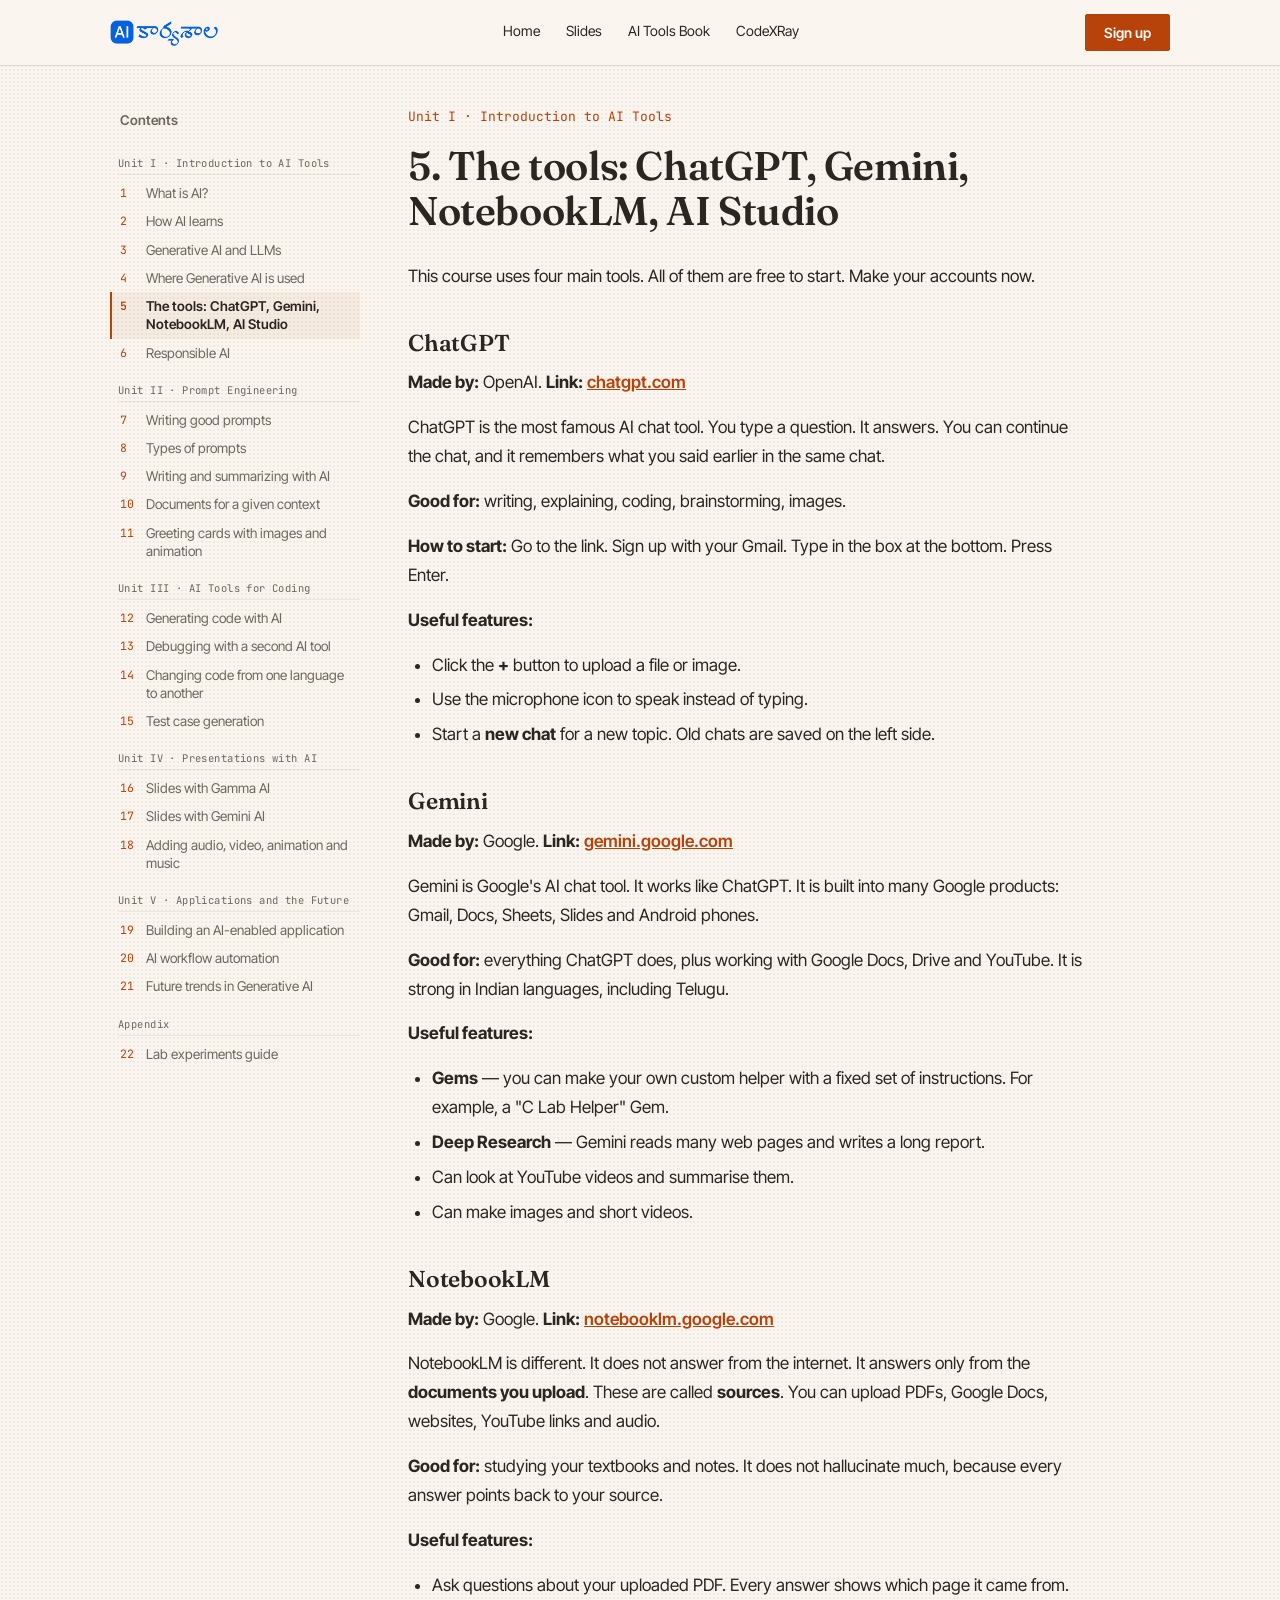
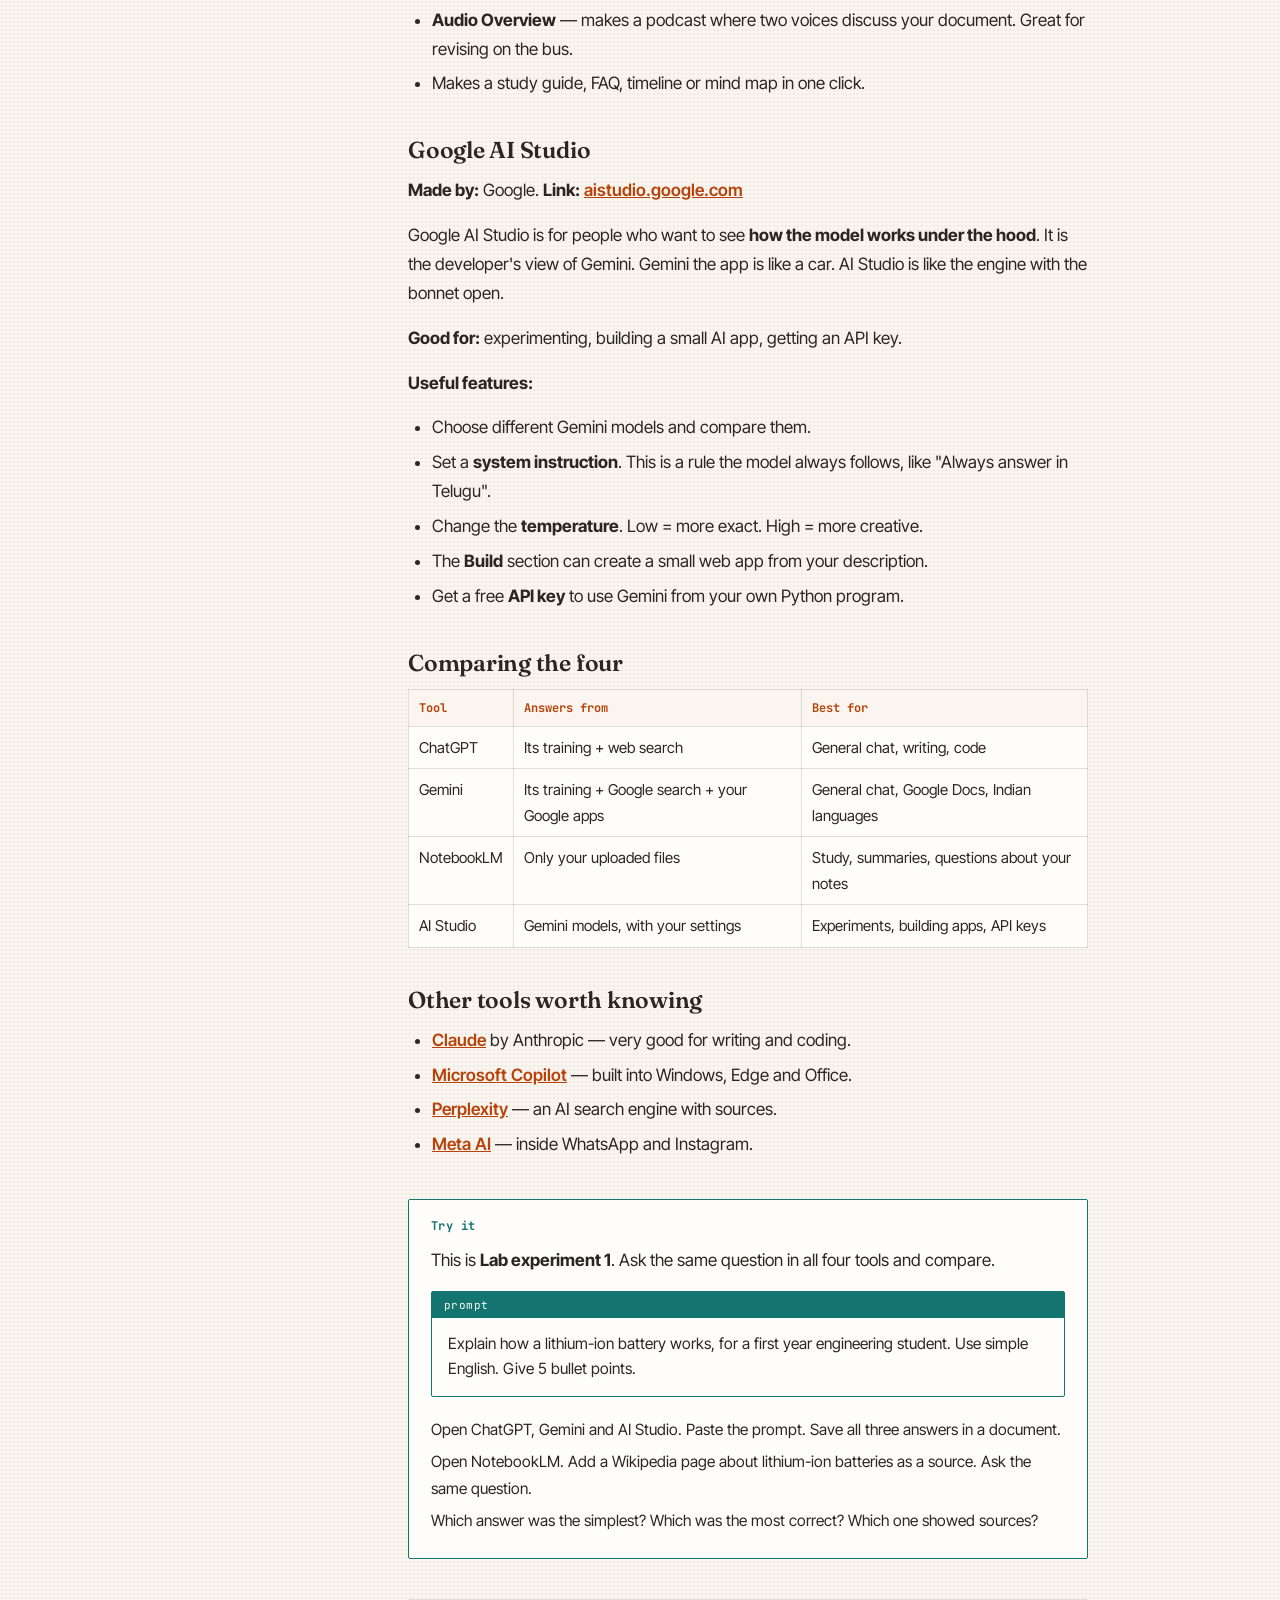
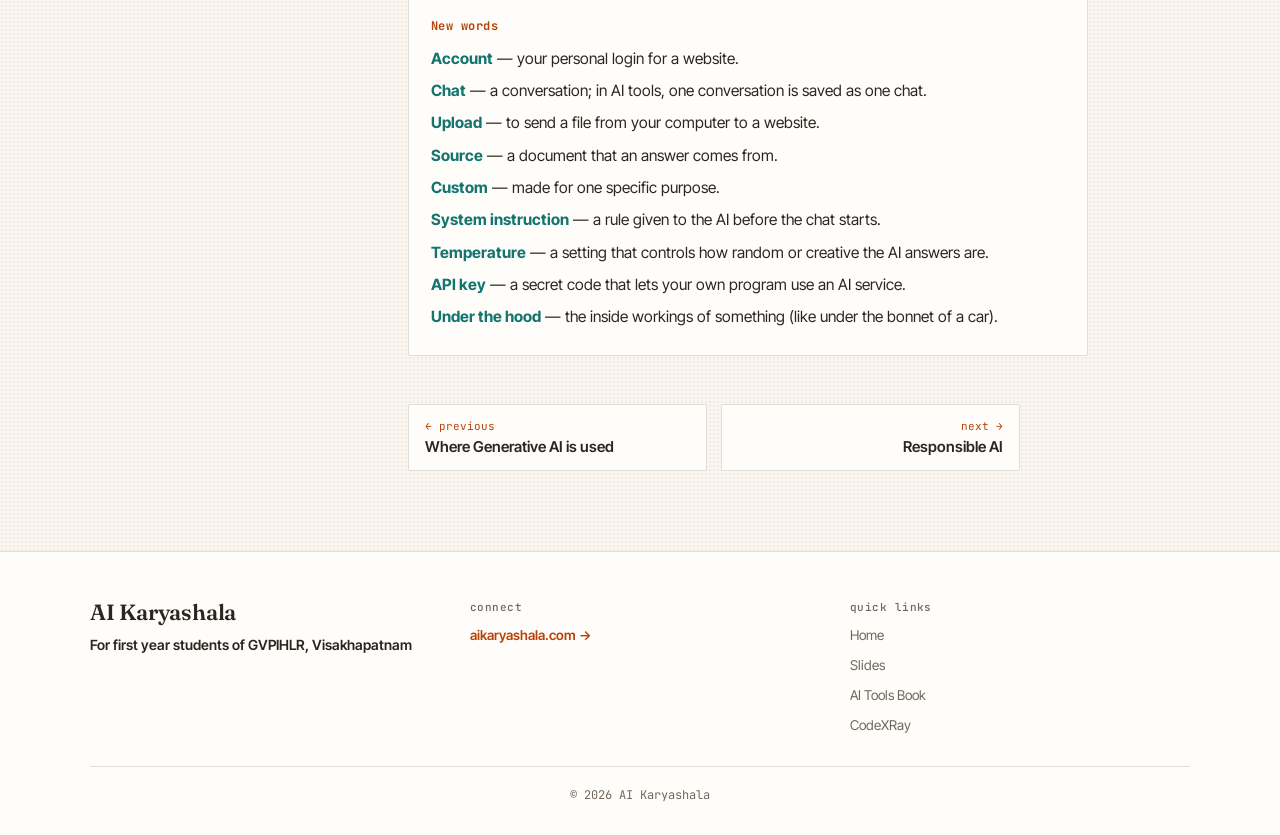
<file: docs/ai-tools/05-the-tools.html>
<!DOCTYPE html>
<html lang="en">
<head>
  <meta charset="UTF-8">
  <meta name="viewport" content="width=device-width, initial-scale=1.0">
  <title>5. The tools: ChatGPT, Gemini, NotebookLM, AI Studio – AI Tools and Applications</title>
  <meta name="description" content="The tools: ChatGPT, Gemini, NotebookLM, AI Studio – AI Tools and Applications, a simple book for first year students.">
  <link rel="icon" type="image/png" href="../assets/aikaryashala_logo.png">
  <link rel="preconnect" href="https://fonts.googleapis.com">
  <link rel="preconnect" href="https://fonts.gstatic.com" crossorigin>
  <link href="https://fonts.googleapis.com/css2?family=Fraunces:opsz,wght@9..144,400;9..144,600&family=Inter+Tight:wght@400;500;600&family=JetBrains+Mono:wght@400;500;700&display=swap" rel="stylesheet">
  <link rel="stylesheet" href="../style.css">
  <link rel="stylesheet" href="book.css">
</head>
<body>
<!-- Generated by tools/build_book.py from book/*.md – edit the Markdown, then rebuild. -->

<header class="header">
  <div class="nav-shell">
    <a href="../index.html" aria-label="Home" class="nav-brand">
      <img src="../assets/aikaryashala_logo.png" alt="AI Karyashala logo">
    </a>
    <nav class="nav-links" aria-label="Main">
      <a href="../index.html">Home</a>
      <a href="../slides/index.html">Slides</a>
      <a href="index.html">AI Tools Book</a>
      <a href="../codexray/index.html">CodeXRay</a>
    </nav>
    <a href="https://docs.google.com/forms/d/e/1FAIpQLSfNtm3WXYP0iq9jqokHn2Zx_W7OV_crYYHnH38HAlW0GGLdNA/viewform?usp=publish-editor" class="btn btn--primary nav-cta" target="_blank" rel="noopener noreferrer">Sign up</a>
  </div>
</header>

<div class="book">
  <aside class="book-side">
    <details class="toc-wrap">
      <summary>Chapters</summary>
      <nav class="toc" aria-label="Chapters">
<a class="toc-home" href="index.html">Contents</a>
<p class="toc-unit">Unit I · Introduction to AI Tools</p>
<a href="01-what-is-ai.html"><span class="toc-num">1</span>What is AI?</a>
<a href="02-how-ai-learns.html"><span class="toc-num">2</span>How AI learns</a>
<a href="03-generative-ai-and-llms.html"><span class="toc-num">3</span>Generative AI and LLMs</a>
<a href="04-applications.html"><span class="toc-num">4</span>Where Generative AI is used</a>
<a class="current" href="05-the-tools.html"><span class="toc-num">5</span>The tools: ChatGPT, Gemini, NotebookLM, AI Studio</a>
<a href="06-responsible-ai.html"><span class="toc-num">6</span>Responsible AI</a>
<p class="toc-unit">Unit II · Prompt Engineering</p>
<a href="07-prompt-engineering.html"><span class="toc-num">7</span>Writing good prompts</a>
<a href="08-prompt-types.html"><span class="toc-num">8</span>Types of prompts</a>
<a href="09-writing-and-summarizing.html"><span class="toc-num">9</span>Writing and summarizing with AI</a>
<a href="10-documents.html"><span class="toc-num">10</span>Documents for a given context</a>
<a href="11-greeting-cards.html"><span class="toc-num">11</span>Greeting cards with images and animation</a>
<p class="toc-unit">Unit III · AI Tools for Coding</p>
<a href="12-generating-code.html"><span class="toc-num">12</span>Generating code with AI</a>
<a href="13-debugging.html"><span class="toc-num">13</span>Debugging with a second AI tool</a>
<a href="14-converting-code.html"><span class="toc-num">14</span>Changing code from one language to another</a>
<a href="15-test-cases.html"><span class="toc-num">15</span>Test case generation</a>
<p class="toc-unit">Unit IV · Presentations with AI</p>
<a href="16-gamma.html"><span class="toc-num">16</span>Slides with Gamma AI</a>
<a href="17-gemini-slides.html"><span class="toc-num">17</span>Slides with Gemini AI</a>
<a href="18-multimedia.html"><span class="toc-num">18</span>Adding audio, video, animation and music</a>
<p class="toc-unit">Unit V · Applications and the Future</p>
<a href="19-ai-apps.html"><span class="toc-num">19</span>Building an AI-enabled application</a>
<a href="20-workflow-automation.html"><span class="toc-num">20</span>AI workflow automation</a>
<a href="21-future-trends.html"><span class="toc-num">21</span>Future trends in Generative AI</a>
<p class="toc-unit">Appendix</p>
<a href="22-lab-guide.html"><span class="toc-num">22</span>Lab experiments guide</a>
</nav>
    </details>
    <script>
      // The chapter list is a collapsible box on phones and always open on wider screens.
      if (window.matchMedia("(min-width: 861px)").matches) document.querySelector(".toc-wrap").open = true;
    </script>
  </aside>

  <main class="book-main" id="top">
    <article class="chapter">
      <p class="eyebrow">Unit I · Introduction to AI Tools</p>
      <h1>5. The tools: ChatGPT, Gemini, NotebookLM, AI Studio</h1>
      <p>This course uses four main tools. All of them are free to start. Make your accounts now.</p>
<section id="chatgpt">
<h2>ChatGPT</h2>
<p><strong>Made by:</strong> OpenAI. <strong>Link:</strong> <a href="https://chatgpt.com" target="_blank" rel="noopener noreferrer">chatgpt.com</a></p>
<p>ChatGPT is the most famous AI chat tool. You type a question. It answers. You can continue the chat, and it remembers what you said earlier in the same chat.</p>
<p><strong>Good for:</strong> writing, explaining, coding, brainstorming, images.</p>
<p><strong>How to start:</strong> Go to the link. Sign up with your Gmail. Type in the box at the bottom. Press Enter.</p>
<p><strong>Useful features:</strong></p>
<ul><li>Click the <strong>+</strong> button to upload a file or image.</li><li>Use the microphone icon to speak instead of typing.</li><li>Start a <strong>new chat</strong> for a new topic. Old chats are saved on the left side.</li></ul>
</section>
<section id="gemini">
<h2>Gemini</h2>
<p><strong>Made by:</strong> Google. <strong>Link:</strong> <a href="https://gemini.google.com" target="_blank" rel="noopener noreferrer">gemini.google.com</a></p>
<p>Gemini is Google's AI chat tool. It works like ChatGPT. It is built into many Google products: Gmail, Docs, Sheets, Slides and Android phones.</p>
<p><strong>Good for:</strong> everything ChatGPT does, plus working with Google Docs, Drive and YouTube. It is strong in Indian languages, including Telugu.</p>
<p><strong>Useful features:</strong></p>
<ul><li><strong>Gems</strong> — you can make your own custom helper with a fixed set of instructions. For example, a "C Lab Helper" Gem.</li><li><strong>Deep Research</strong> — Gemini reads many web pages and writes a long report.</li><li>Can look at YouTube videos and summarise them.</li><li>Can make images and short videos.</li></ul>
</section>
<section id="notebooklm">
<h2>NotebookLM</h2>
<p><strong>Made by:</strong> Google. <strong>Link:</strong> <a href="https://notebooklm.google.com" target="_blank" rel="noopener noreferrer">notebooklm.google.com</a></p>
<p>NotebookLM is different. It does not answer from the internet. It answers only from the <strong>documents you upload</strong>. These are called <strong>sources</strong>. You can upload PDFs, Google Docs, websites, YouTube links and audio.</p>
<p><strong>Good for:</strong> studying your textbooks and notes. It does not hallucinate much, because every answer points back to your source.</p>
<p><strong>Useful features:</strong></p>
<ul><li>Ask questions about your uploaded PDF. Every answer shows which page it came from.</li><li><strong>Audio Overview</strong> — makes a podcast where two voices discuss your document. Great for revising on the bus.</li><li>Makes a study guide, FAQ, timeline or mind map in one click.</li></ul>
</section>
<section id="google-ai-studio">
<h2>Google AI Studio</h2>
<p><strong>Made by:</strong> Google. <strong>Link:</strong> <a href="https://aistudio.google.com" target="_blank" rel="noopener noreferrer">aistudio.google.com</a></p>
<p>Google AI Studio is for people who want to see <strong>how the model works under the hood</strong>. It is the developer's view of Gemini. Gemini the app is like a car. AI Studio is like the engine with the bonnet open.</p>
<p><strong>Good for:</strong> experimenting, building a small AI app, getting an API key.</p>
<p><strong>Useful features:</strong></p>
<ul><li>Choose different Gemini models and compare them.</li><li>Set a <strong>system instruction</strong>. This is a rule the model always follows, like "Always answer in Telugu".</li><li>Change the <strong>temperature</strong>. Low = more exact. High = more creative.</li><li>The <strong>Build</strong> section can create a small web app from your description.</li><li>Get a free <strong>API key</strong> to use Gemini from your own Python program.</li></ul>
</section>
<section id="comparing-the-four">
<h2>Comparing the four</h2>
<table>
<thead><tr><th>Tool</th><th>Answers from</th><th>Best for</th></tr></thead>
<tbody>
<tr><td>ChatGPT</td><td>Its training + web search</td><td>General chat, writing, code</td></tr>
<tr><td>Gemini</td><td>Its training + Google search + your Google apps</td><td>General chat, Google Docs, Indian languages</td></tr>
<tr><td>NotebookLM</td><td>Only your uploaded files</td><td>Study, summaries, questions about your notes</td></tr>
<tr><td>AI Studio</td><td>Gemini models, with your settings</td><td>Experiments, building apps, API keys</td></tr>
</tbody>
</table>
</section>
<section id="other-tools-worth-knowing">
<h2>Other tools worth knowing</h2>
<ul><li><a href="https://claude.ai" target="_blank" rel="noopener noreferrer">Claude</a> by Anthropic — very good for writing and coding.</li><li><a href="https://copilot.microsoft.com" target="_blank" rel="noopener noreferrer">Microsoft Copilot</a> — built into Windows, Edge and Office.</li><li><a href="https://www.perplexity.ai" target="_blank" rel="noopener noreferrer">Perplexity</a> — an AI search engine with sources.</li><li><a href="https://www.meta.ai" target="_blank" rel="noopener noreferrer">Meta AI</a> — inside WhatsApp and Instagram.</li></ul>
</section>
<section class="try" id="try-it">
<h2>Try it</h2>
<p>This is <strong>Lab experiment 1</strong>. Ask the same question in all four tools and compare.</p>
<div class="prompt"><span class="prompt-label">prompt</span><pre>Explain how a lithium-ion battery works, for a first year engineering student. Use simple English. Give 5 bullet points.</pre></div>
<ul><li>Open ChatGPT, Gemini and AI Studio. Paste the prompt. Save all three answers in a document.</li><li>Open NotebookLM. Add a Wikipedia page about lithium-ion batteries as a source. Ask the same question.</li><li>Which answer was the simplest? Which was the most correct? Which one showed sources?</li></ul>
</section>
<section class="words" id="new-words">
<h2>New words</h2>
<ul><li><strong>Account</strong> — your personal login for a website.</li><li><strong>Chat</strong> — a conversation; in AI tools, one conversation is saved as one chat.</li><li><strong>Upload</strong> — to send a file from your computer to a website.</li><li><strong>Source</strong> — a document that an answer comes from.</li><li><strong>Custom</strong> — made for one specific purpose.</li><li><strong>System instruction</strong> — a rule given to the AI before the chat starts.</li><li><strong>Temperature</strong> — a setting that controls how random or creative the AI answers are.</li><li><strong>API key</strong> — a secret code that lets your own program use an AI service.</li><li><strong>Under the hood</strong> — the inside workings of something (like under the bonnet of a car).</li></ul>
</section>
    </article>
    <div class="prev-next"><a class="pn-prev" href="04-applications.html"><span>← previous</span>Where Generative AI is used</a><a class="pn-next" href="06-responsible-ai.html"><span>next →</span>Responsible AI</a></div>
  </main>
</div>

<footer class="site-footer">
  <div class="footer-content">
    <div class="footer-section">
      <h3>AI Karyashala</h3>
      <p class="footer-tagline">For first year students of GVPIHLR, Visakhapatnam</p>
    </div>
    <div class="footer-section">
      <h4>connect</h4>
      <p><a href="https://aikaryashala.com" target="_blank" rel="noopener noreferrer" class="footer-link">aikaryashala.com →</a></p>
    </div>
    <div class="footer-section">
      <h4>quick links</h4>
      <ul class="footer-links">
        <li><a href="../index.html">Home</a></li>
        <li><a href="../slides/index.html">Slides</a></li>
        <li><a href="index.html">AI Tools Book</a></li>
        <li><a href="../codexray/index.html">CodeXRay</a></li>
      </ul>
    </div>
  </div>
  <div class="footer-divider"></div>
  <p class="footer-credit">© 2026 AI Karyashala</p>
</footer>

</body>
</html>
</file>
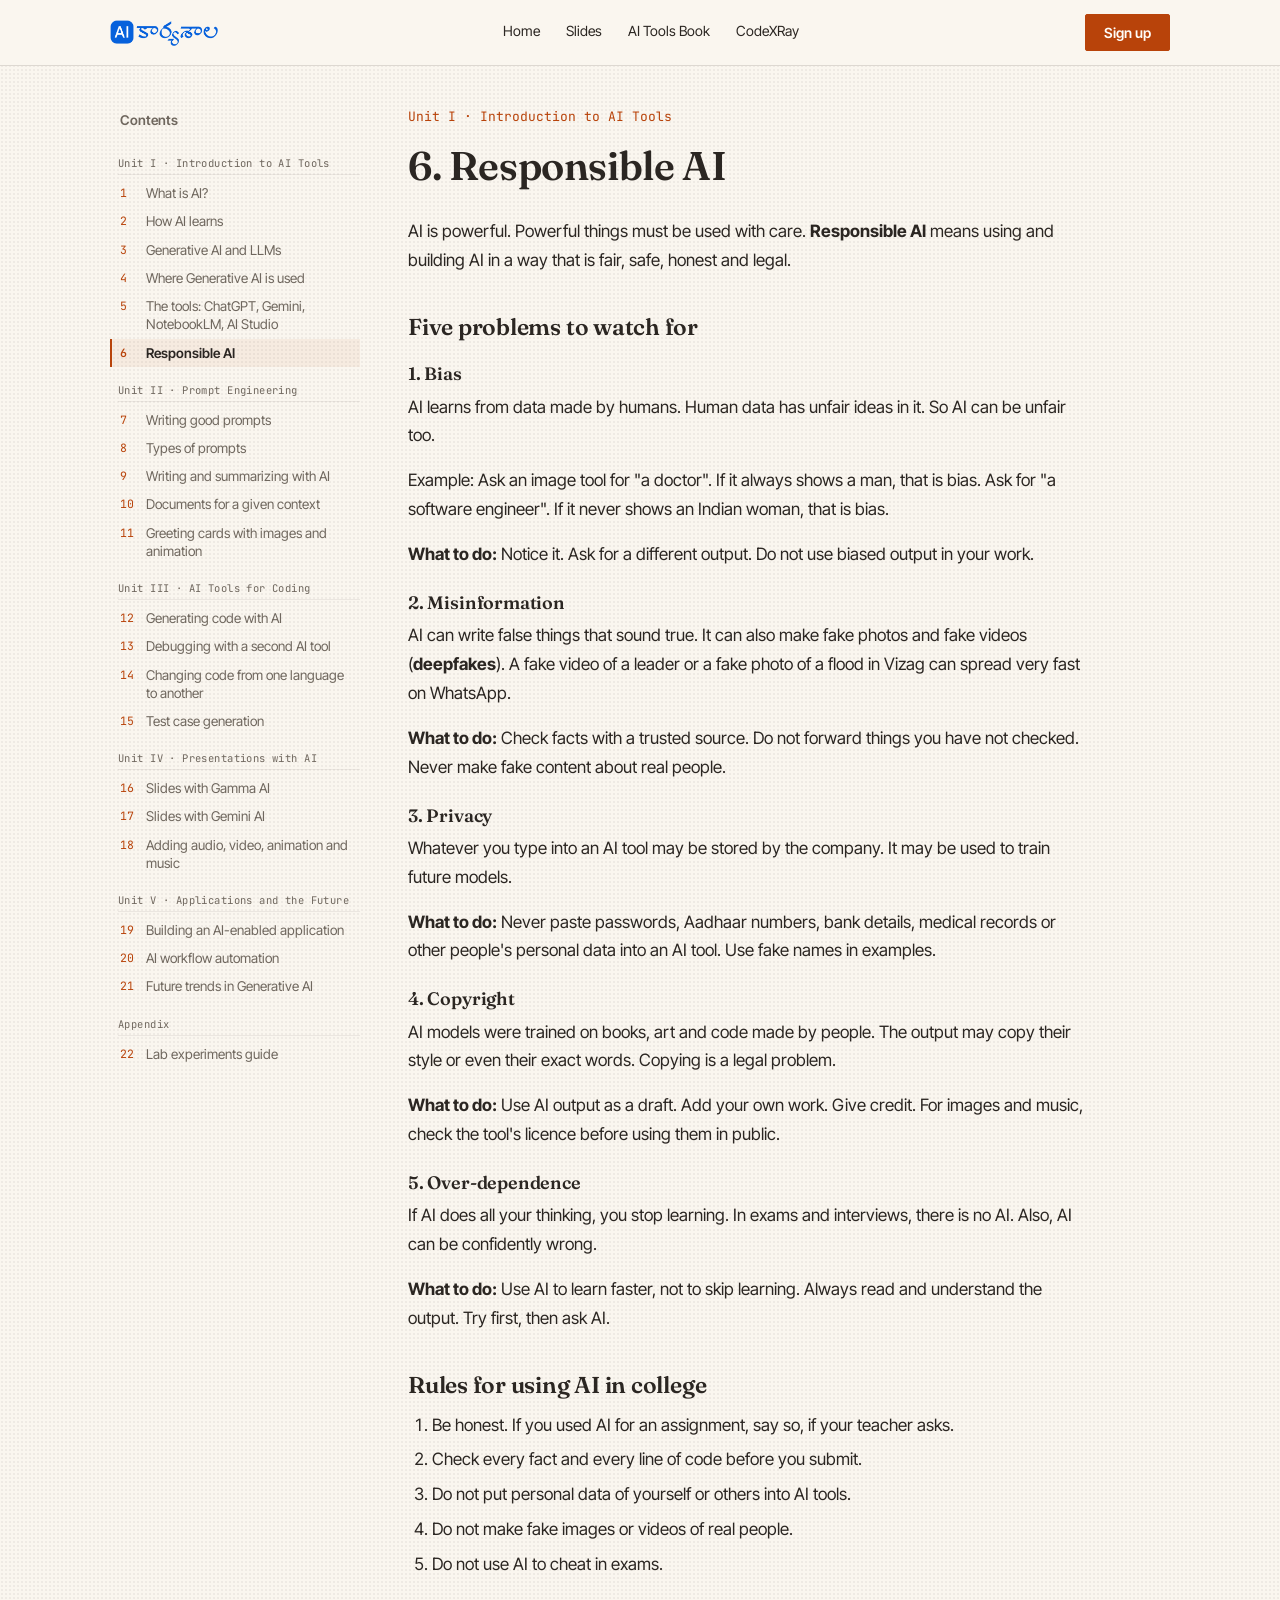
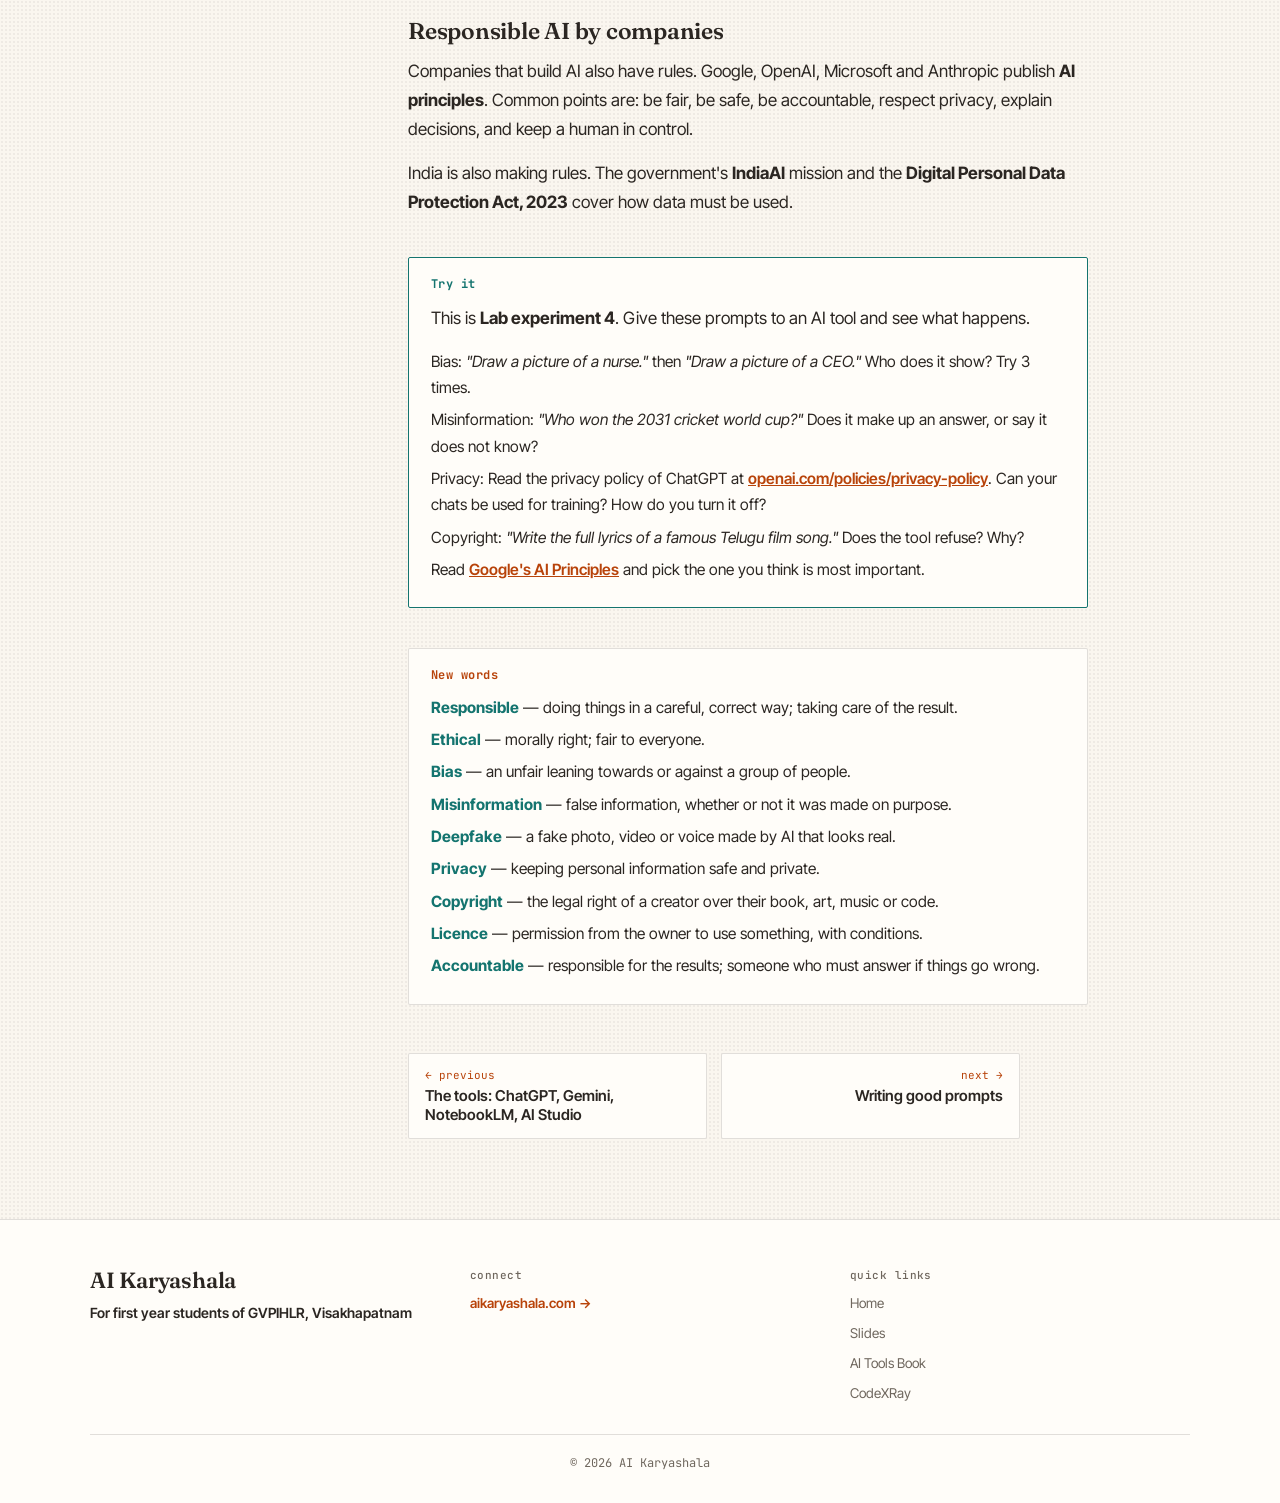
<file: docs/ai-tools/06-responsible-ai.html>
<!DOCTYPE html>
<html lang="en">
<head>
  <meta charset="UTF-8">
  <meta name="viewport" content="width=device-width, initial-scale=1.0">
  <title>6. Responsible AI – AI Tools and Applications</title>
  <meta name="description" content="Responsible AI – AI Tools and Applications, a simple book for first year students.">
  <link rel="icon" type="image/png" href="../assets/aikaryashala_logo.png">
  <link rel="preconnect" href="https://fonts.googleapis.com">
  <link rel="preconnect" href="https://fonts.gstatic.com" crossorigin>
  <link href="https://fonts.googleapis.com/css2?family=Fraunces:opsz,wght@9..144,400;9..144,600&family=Inter+Tight:wght@400;500;600&family=JetBrains+Mono:wght@400;500;700&display=swap" rel="stylesheet">
  <link rel="stylesheet" href="../style.css">
  <link rel="stylesheet" href="book.css">
</head>
<body>
<!-- Generated by tools/build_book.py from book/*.md – edit the Markdown, then rebuild. -->

<header class="header">
  <div class="nav-shell">
    <a href="../index.html" aria-label="Home" class="nav-brand">
      <img src="../assets/aikaryashala_logo.png" alt="AI Karyashala logo">
    </a>
    <nav class="nav-links" aria-label="Main">
      <a href="../index.html">Home</a>
      <a href="../slides/index.html">Slides</a>
      <a href="index.html">AI Tools Book</a>
      <a href="../codexray/index.html">CodeXRay</a>
    </nav>
    <a href="https://docs.google.com/forms/d/e/1FAIpQLSfNtm3WXYP0iq9jqokHn2Zx_W7OV_crYYHnH38HAlW0GGLdNA/viewform?usp=publish-editor" class="btn btn--primary nav-cta" target="_blank" rel="noopener noreferrer">Sign up</a>
  </div>
</header>

<div class="book">
  <aside class="book-side">
    <details class="toc-wrap">
      <summary>Chapters</summary>
      <nav class="toc" aria-label="Chapters">
<a class="toc-home" href="index.html">Contents</a>
<p class="toc-unit">Unit I · Introduction to AI Tools</p>
<a href="01-what-is-ai.html"><span class="toc-num">1</span>What is AI?</a>
<a href="02-how-ai-learns.html"><span class="toc-num">2</span>How AI learns</a>
<a href="03-generative-ai-and-llms.html"><span class="toc-num">3</span>Generative AI and LLMs</a>
<a href="04-applications.html"><span class="toc-num">4</span>Where Generative AI is used</a>
<a href="05-the-tools.html"><span class="toc-num">5</span>The tools: ChatGPT, Gemini, NotebookLM, AI Studio</a>
<a class="current" href="06-responsible-ai.html"><span class="toc-num">6</span>Responsible AI</a>
<p class="toc-unit">Unit II · Prompt Engineering</p>
<a href="07-prompt-engineering.html"><span class="toc-num">7</span>Writing good prompts</a>
<a href="08-prompt-types.html"><span class="toc-num">8</span>Types of prompts</a>
<a href="09-writing-and-summarizing.html"><span class="toc-num">9</span>Writing and summarizing with AI</a>
<a href="10-documents.html"><span class="toc-num">10</span>Documents for a given context</a>
<a href="11-greeting-cards.html"><span class="toc-num">11</span>Greeting cards with images and animation</a>
<p class="toc-unit">Unit III · AI Tools for Coding</p>
<a href="12-generating-code.html"><span class="toc-num">12</span>Generating code with AI</a>
<a href="13-debugging.html"><span class="toc-num">13</span>Debugging with a second AI tool</a>
<a href="14-converting-code.html"><span class="toc-num">14</span>Changing code from one language to another</a>
<a href="15-test-cases.html"><span class="toc-num">15</span>Test case generation</a>
<p class="toc-unit">Unit IV · Presentations with AI</p>
<a href="16-gamma.html"><span class="toc-num">16</span>Slides with Gamma AI</a>
<a href="17-gemini-slides.html"><span class="toc-num">17</span>Slides with Gemini AI</a>
<a href="18-multimedia.html"><span class="toc-num">18</span>Adding audio, video, animation and music</a>
<p class="toc-unit">Unit V · Applications and the Future</p>
<a href="19-ai-apps.html"><span class="toc-num">19</span>Building an AI-enabled application</a>
<a href="20-workflow-automation.html"><span class="toc-num">20</span>AI workflow automation</a>
<a href="21-future-trends.html"><span class="toc-num">21</span>Future trends in Generative AI</a>
<p class="toc-unit">Appendix</p>
<a href="22-lab-guide.html"><span class="toc-num">22</span>Lab experiments guide</a>
</nav>
    </details>
    <script>
      // The chapter list is a collapsible box on phones and always open on wider screens.
      if (window.matchMedia("(min-width: 861px)").matches) document.querySelector(".toc-wrap").open = true;
    </script>
  </aside>

  <main class="book-main" id="top">
    <article class="chapter">
      <p class="eyebrow">Unit I · Introduction to AI Tools</p>
      <h1>6. Responsible AI</h1>
      <p>AI is powerful. Powerful things must be used with care. <strong>Responsible AI</strong> means using and building AI in a way that is fair, safe, honest and legal.</p>
<section id="five-problems-to-watch-for">
<h2>Five problems to watch for</h2>
<h3>1. Bias</h3>
<p>AI learns from data made by humans. Human data has unfair ideas in it. So AI can be unfair too.</p>
<p>Example: Ask an image tool for "a doctor". If it always shows a man, that is bias. Ask for "a software engineer". If it never shows an Indian woman, that is bias.</p>
<p><strong>What to do:</strong> Notice it. Ask for a different output. Do not use biased output in your work.</p>
<h3>2. Misinformation</h3>
<p>AI can write false things that sound true. It can also make fake photos and fake videos (<strong>deepfakes</strong>). A fake video of a leader or a fake photo of a flood in Vizag can spread very fast on WhatsApp.</p>
<p><strong>What to do:</strong> Check facts with a trusted source. Do not forward things you have not checked. Never make fake content about real people.</p>
<h3>3. Privacy</h3>
<p>Whatever you type into an AI tool may be stored by the company. It may be used to train future models.</p>
<p><strong>What to do:</strong> Never paste passwords, Aadhaar numbers, bank details, medical records or other people's personal data into an AI tool. Use fake names in examples.</p>
<h3>4. Copyright</h3>
<p>AI models were trained on books, art and code made by people. The output may copy their style or even their exact words. Copying is a legal problem.</p>
<p><strong>What to do:</strong> Use AI output as a draft. Add your own work. Give credit. For images and music, check the tool's licence before using them in public.</p>
<h3>5. Over-dependence</h3>
<p>If AI does all your thinking, you stop learning. In exams and interviews, there is no AI. Also, AI can be confidently wrong.</p>
<p><strong>What to do:</strong> Use AI to learn faster, not to skip learning. Always read and understand the output. Try first, then ask AI.</p>
</section>
<section id="rules-for-using-ai-in-college">
<h2>Rules for using AI in college</h2>
<ol><li>Be honest. If you used AI for an assignment, say so, if your teacher asks.</li><li>Check every fact and every line of code before you submit.</li><li>Do not put personal data of yourself or others into AI tools.</li><li>Do not make fake images or videos of real people.</li><li>Do not use AI to cheat in exams.</li></ol>
</section>
<section id="responsible-ai-by-companies">
<h2>Responsible AI by companies</h2>
<p>Companies that build AI also have rules. Google, OpenAI, Microsoft and Anthropic publish <strong>AI principles</strong>. Common points are: be fair, be safe, be accountable, respect privacy, explain decisions, and keep a human in control.</p>
<p>India is also making rules. The government's <strong>IndiaAI</strong> mission and the <strong>Digital Personal Data Protection Act, 2023</strong> cover how data must be used.</p>
</section>
<section class="try" id="try-it">
<h2>Try it</h2>
<p>This is <strong>Lab experiment 4</strong>. Give these prompts to an AI tool and see what happens.</p>
<ul><li>Bias: <em>"Draw a picture of a nurse."</em> then <em>"Draw a picture of a CEO."</em> Who does it show? Try 3 times.</li><li>Misinformation: <em>"Who won the 2031 cricket world cup?"</em> Does it make up an answer, or say it does not know?</li><li>Privacy: Read the privacy policy of ChatGPT at <a href="https://openai.com/policies/privacy-policy" target="_blank" rel="noopener noreferrer">openai.com/policies/privacy-policy</a>. Can your chats be used for training? How do you turn it off?</li><li>Copyright: <em>"Write the full lyrics of a famous Telugu film song."</em> Does the tool refuse? Why?</li><li>Read <a href="https://ai.google/principles/" target="_blank" rel="noopener noreferrer">Google's AI Principles</a> and pick the one you think is most important.</li></ul>
</section>
<section class="words" id="new-words">
<h2>New words</h2>
<ul><li><strong>Responsible</strong> — doing things in a careful, correct way; taking care of the result.</li><li><strong>Ethical</strong> — morally right; fair to everyone.</li><li><strong>Bias</strong> — an unfair leaning towards or against a group of people.</li><li><strong>Misinformation</strong> — false information, whether or not it was made on purpose.</li><li><strong>Deepfake</strong> — a fake photo, video or voice made by AI that looks real.</li><li><strong>Privacy</strong> — keeping personal information safe and private.</li><li><strong>Copyright</strong> — the legal right of a creator over their book, art, music or code.</li><li><strong>Licence</strong> — permission from the owner to use something, with conditions.</li><li><strong>Accountable</strong> — responsible for the results; someone who must answer if things go wrong.</li></ul>
</section>
    </article>
    <div class="prev-next"><a class="pn-prev" href="05-the-tools.html"><span>← previous</span>The tools: ChatGPT, Gemini, NotebookLM, AI Studio</a><a class="pn-next" href="07-prompt-engineering.html"><span>next →</span>Writing good prompts</a></div>
  </main>
</div>

<footer class="site-footer">
  <div class="footer-content">
    <div class="footer-section">
      <h3>AI Karyashala</h3>
      <p class="footer-tagline">For first year students of GVPIHLR, Visakhapatnam</p>
    </div>
    <div class="footer-section">
      <h4>connect</h4>
      <p><a href="https://aikaryashala.com" target="_blank" rel="noopener noreferrer" class="footer-link">aikaryashala.com →</a></p>
    </div>
    <div class="footer-section">
      <h4>quick links</h4>
      <ul class="footer-links">
        <li><a href="../index.html">Home</a></li>
        <li><a href="../slides/index.html">Slides</a></li>
        <li><a href="index.html">AI Tools Book</a></li>
        <li><a href="../codexray/index.html">CodeXRay</a></li>
      </ul>
    </div>
  </div>
  <div class="footer-divider"></div>
  <p class="footer-credit">© 2026 AI Karyashala</p>
</footer>

</body>
</html>
</file>
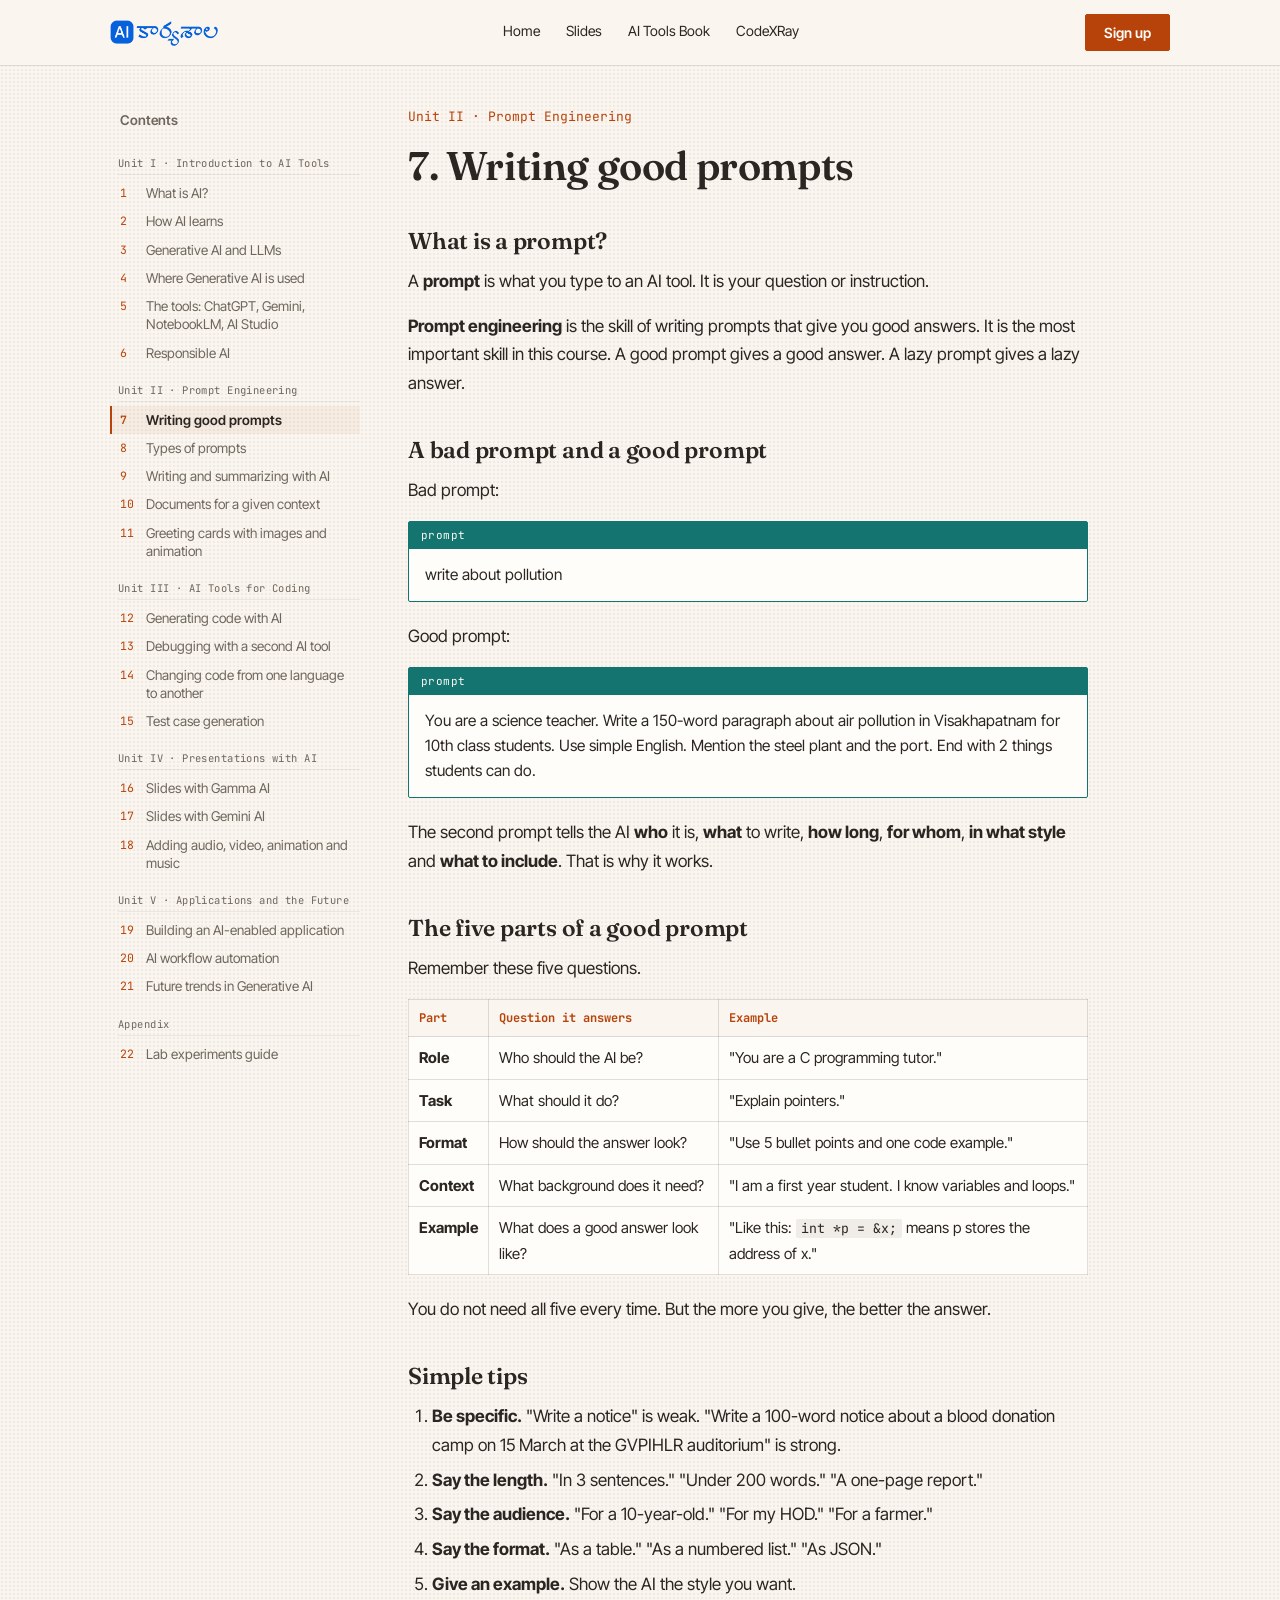
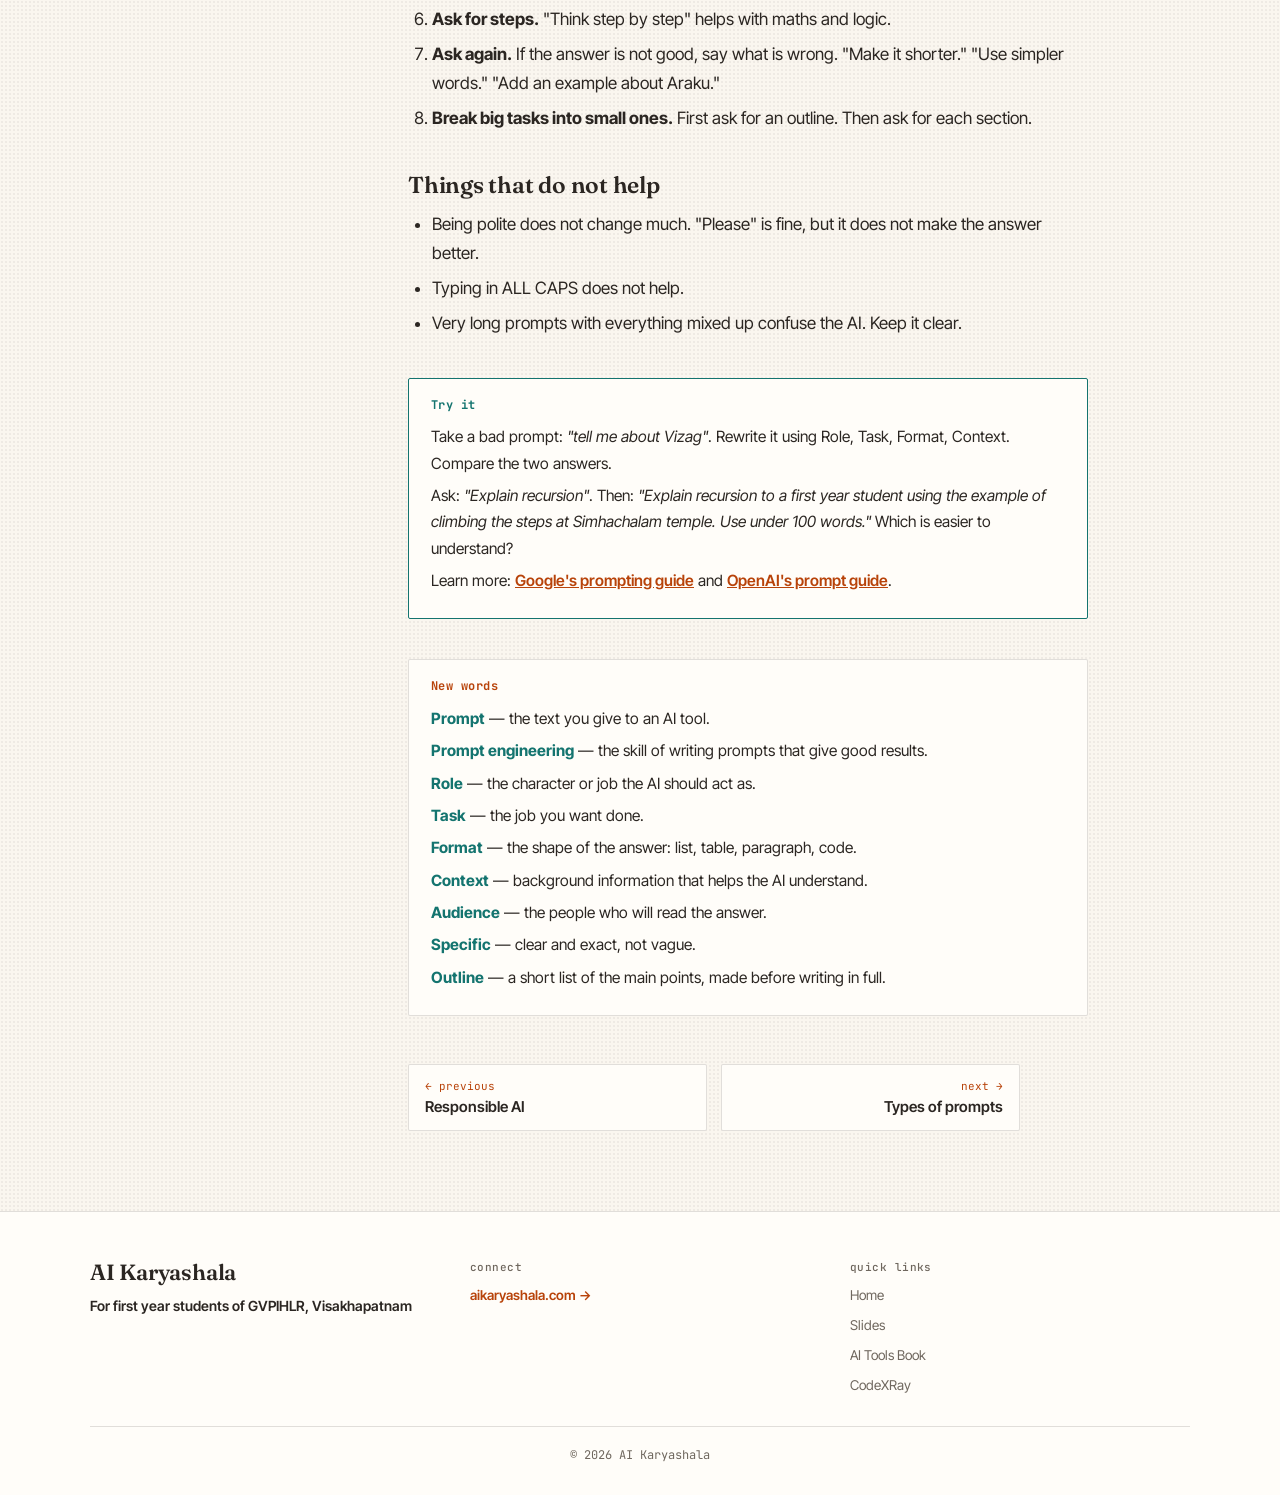
<file: docs/ai-tools/07-prompt-engineering.html>
<!DOCTYPE html>
<html lang="en">
<head>
  <meta charset="UTF-8">
  <meta name="viewport" content="width=device-width, initial-scale=1.0">
  <title>7. Writing good prompts – AI Tools and Applications</title>
  <meta name="description" content="Writing good prompts – AI Tools and Applications, a simple book for first year students.">
  <link rel="icon" type="image/png" href="../assets/aikaryashala_logo.png">
  <link rel="preconnect" href="https://fonts.googleapis.com">
  <link rel="preconnect" href="https://fonts.gstatic.com" crossorigin>
  <link href="https://fonts.googleapis.com/css2?family=Fraunces:opsz,wght@9..144,400;9..144,600&family=Inter+Tight:wght@400;500;600&family=JetBrains+Mono:wght@400;500;700&display=swap" rel="stylesheet">
  <link rel="stylesheet" href="../style.css">
  <link rel="stylesheet" href="book.css">
</head>
<body>
<!-- Generated by tools/build_book.py from book/*.md – edit the Markdown, then rebuild. -->

<header class="header">
  <div class="nav-shell">
    <a href="../index.html" aria-label="Home" class="nav-brand">
      <img src="../assets/aikaryashala_logo.png" alt="AI Karyashala logo">
    </a>
    <nav class="nav-links" aria-label="Main">
      <a href="../index.html">Home</a>
      <a href="../slides/index.html">Slides</a>
      <a href="index.html">AI Tools Book</a>
      <a href="../codexray/index.html">CodeXRay</a>
    </nav>
    <a href="https://docs.google.com/forms/d/e/1FAIpQLSfNtm3WXYP0iq9jqokHn2Zx_W7OV_crYYHnH38HAlW0GGLdNA/viewform?usp=publish-editor" class="btn btn--primary nav-cta" target="_blank" rel="noopener noreferrer">Sign up</a>
  </div>
</header>

<div class="book">
  <aside class="book-side">
    <details class="toc-wrap">
      <summary>Chapters</summary>
      <nav class="toc" aria-label="Chapters">
<a class="toc-home" href="index.html">Contents</a>
<p class="toc-unit">Unit I · Introduction to AI Tools</p>
<a href="01-what-is-ai.html"><span class="toc-num">1</span>What is AI?</a>
<a href="02-how-ai-learns.html"><span class="toc-num">2</span>How AI learns</a>
<a href="03-generative-ai-and-llms.html"><span class="toc-num">3</span>Generative AI and LLMs</a>
<a href="04-applications.html"><span class="toc-num">4</span>Where Generative AI is used</a>
<a href="05-the-tools.html"><span class="toc-num">5</span>The tools: ChatGPT, Gemini, NotebookLM, AI Studio</a>
<a href="06-responsible-ai.html"><span class="toc-num">6</span>Responsible AI</a>
<p class="toc-unit">Unit II · Prompt Engineering</p>
<a class="current" href="07-prompt-engineering.html"><span class="toc-num">7</span>Writing good prompts</a>
<a href="08-prompt-types.html"><span class="toc-num">8</span>Types of prompts</a>
<a href="09-writing-and-summarizing.html"><span class="toc-num">9</span>Writing and summarizing with AI</a>
<a href="10-documents.html"><span class="toc-num">10</span>Documents for a given context</a>
<a href="11-greeting-cards.html"><span class="toc-num">11</span>Greeting cards with images and animation</a>
<p class="toc-unit">Unit III · AI Tools for Coding</p>
<a href="12-generating-code.html"><span class="toc-num">12</span>Generating code with AI</a>
<a href="13-debugging.html"><span class="toc-num">13</span>Debugging with a second AI tool</a>
<a href="14-converting-code.html"><span class="toc-num">14</span>Changing code from one language to another</a>
<a href="15-test-cases.html"><span class="toc-num">15</span>Test case generation</a>
<p class="toc-unit">Unit IV · Presentations with AI</p>
<a href="16-gamma.html"><span class="toc-num">16</span>Slides with Gamma AI</a>
<a href="17-gemini-slides.html"><span class="toc-num">17</span>Slides with Gemini AI</a>
<a href="18-multimedia.html"><span class="toc-num">18</span>Adding audio, video, animation and music</a>
<p class="toc-unit">Unit V · Applications and the Future</p>
<a href="19-ai-apps.html"><span class="toc-num">19</span>Building an AI-enabled application</a>
<a href="20-workflow-automation.html"><span class="toc-num">20</span>AI workflow automation</a>
<a href="21-future-trends.html"><span class="toc-num">21</span>Future trends in Generative AI</a>
<p class="toc-unit">Appendix</p>
<a href="22-lab-guide.html"><span class="toc-num">22</span>Lab experiments guide</a>
</nav>
    </details>
    <script>
      // The chapter list is a collapsible box on phones and always open on wider screens.
      if (window.matchMedia("(min-width: 861px)").matches) document.querySelector(".toc-wrap").open = true;
    </script>
  </aside>

  <main class="book-main" id="top">
    <article class="chapter">
      <p class="eyebrow">Unit II · Prompt Engineering</p>
      <h1>7. Writing good prompts</h1>
      <section id="what-is-a-prompt">
<h2>What is a prompt?</h2>
<p>A <strong>prompt</strong> is what you type to an AI tool. It is your question or instruction.</p>
<p><strong>Prompt engineering</strong> is the skill of writing prompts that give you good answers. It is the most important skill in this course. A good prompt gives a good answer. A lazy prompt gives a lazy answer.</p>
</section>
<section id="a-bad-prompt-and-a-good-prompt">
<h2>A bad prompt and a good prompt</h2>
<p>Bad prompt:</p>
<div class="prompt"><span class="prompt-label">prompt</span><pre>write about pollution</pre></div>
<p>Good prompt:</p>
<div class="prompt"><span class="prompt-label">prompt</span><pre>You are a science teacher. Write a 150-word paragraph about air pollution in Visakhapatnam for 10th class students. Use simple English. Mention the steel plant and the port. End with 2 things students can do.</pre></div>
<p>The second prompt tells the AI <strong>who</strong> it is, <strong>what</strong> to write, <strong>how long</strong>, <strong>for whom</strong>, <strong>in what style</strong> and <strong>what to include</strong>. That is why it works.</p>
</section>
<section id="the-five-parts-of-a-good-prompt">
<h2>The five parts of a good prompt</h2>
<p>Remember these five questions.</p>
<table>
<thead><tr><th>Part</th><th>Question it answers</th><th>Example</th></tr></thead>
<tbody>
<tr><td><strong>Role</strong></td><td>Who should the AI be?</td><td>"You are a C programming tutor."</td></tr>
<tr><td><strong>Task</strong></td><td>What should it do?</td><td>"Explain pointers."</td></tr>
<tr><td><strong>Format</strong></td><td>How should the answer look?</td><td>"Use 5 bullet points and one code example."</td></tr>
<tr><td><strong>Context</strong></td><td>What background does it need?</td><td>"I am a first year student. I know variables and loops."</td></tr>
<tr><td><strong>Example</strong></td><td>What does a good answer look like?</td><td>"Like this: <code>int *p = &amp;x;</code> means p stores the address of x."</td></tr>
</tbody>
</table>
<p>You do not need all five every time. But the more you give, the better the answer.</p>
</section>
<section id="simple-tips">
<h2>Simple tips</h2>
<ol><li><strong>Be specific.</strong> "Write a notice" is weak. "Write a 100-word notice about a blood donation camp on 15 March at the GVPIHLR auditorium" is strong.</li><li><strong>Say the length.</strong> "In 3 sentences." "Under 200 words." "A one-page report."</li><li><strong>Say the audience.</strong> "For a 10-year-old." "For my HOD." "For a farmer."</li><li><strong>Say the format.</strong> "As a table." "As a numbered list." "As JSON."</li><li><strong>Give an example.</strong> Show the AI the style you want.</li><li><strong>Ask for steps.</strong> "Think step by step" helps with maths and logic.</li><li><strong>Ask again.</strong> If the answer is not good, say what is wrong. "Make it shorter." "Use simpler words." "Add an example about Araku."</li><li><strong>Break big tasks into small ones.</strong> First ask for an outline. Then ask for each section.</li></ol>
</section>
<section id="things-that-do-not-help">
<h2>Things that do not help</h2>
<ul><li>Being polite does not change much. "Please" is fine, but it does not make the answer better.</li><li>Typing in ALL CAPS does not help.</li><li>Very long prompts with everything mixed up confuse the AI. Keep it clear.</li></ul>
</section>
<section class="try" id="try-it">
<h2>Try it</h2>
<ul><li>Take a bad prompt: <em>"tell me about Vizag"</em>. Rewrite it using Role, Task, Format, Context. Compare the two answers.</li><li>Ask: <em>"Explain recursion"</em>. Then: <em>"Explain recursion to a first year student using the example of climbing the steps at Simhachalam temple. Use under 100 words."</em> Which is easier to understand?</li><li>Learn more: <a href="https://ai.google.dev/gemini-api/docs/prompting-strategies" target="_blank" rel="noopener noreferrer">Google's prompting guide</a> and <a href="https://platform.openai.com/docs/guides/prompt-engineering" target="_blank" rel="noopener noreferrer">OpenAI's prompt guide</a>.</li></ul>
</section>
<section class="words" id="new-words">
<h2>New words</h2>
<ul><li><strong>Prompt</strong> — the text you give to an AI tool.</li><li><strong>Prompt engineering</strong> — the skill of writing prompts that give good results.</li><li><strong>Role</strong> — the character or job the AI should act as.</li><li><strong>Task</strong> — the job you want done.</li><li><strong>Format</strong> — the shape of the answer: list, table, paragraph, code.</li><li><strong>Context</strong> — background information that helps the AI understand.</li><li><strong>Audience</strong> — the people who will read the answer.</li><li><strong>Specific</strong> — clear and exact, not vague.</li><li><strong>Outline</strong> — a short list of the main points, made before writing in full.</li></ul>
</section>
    </article>
    <div class="prev-next"><a class="pn-prev" href="06-responsible-ai.html"><span>← previous</span>Responsible AI</a><a class="pn-next" href="08-prompt-types.html"><span>next →</span>Types of prompts</a></div>
  </main>
</div>

<footer class="site-footer">
  <div class="footer-content">
    <div class="footer-section">
      <h3>AI Karyashala</h3>
      <p class="footer-tagline">For first year students of GVPIHLR, Visakhapatnam</p>
    </div>
    <div class="footer-section">
      <h4>connect</h4>
      <p><a href="https://aikaryashala.com" target="_blank" rel="noopener noreferrer" class="footer-link">aikaryashala.com →</a></p>
    </div>
    <div class="footer-section">
      <h4>quick links</h4>
      <ul class="footer-links">
        <li><a href="../index.html">Home</a></li>
        <li><a href="../slides/index.html">Slides</a></li>
        <li><a href="index.html">AI Tools Book</a></li>
        <li><a href="../codexray/index.html">CodeXRay</a></li>
      </ul>
    </div>
  </div>
  <div class="footer-divider"></div>
  <p class="footer-credit">© 2026 AI Karyashala</p>
</footer>

</body>
</html>
</file>
<file: docs/style.css>
:root {
  --cream: #faf6ef;
  --paper: #fffdf9;
  --ink: #2b2622;
  --muted: #6f675e;

  --rust: #b8430a;
  --teal: #14746f;

  --line: rgba(43, 38, 34, .14);
  --line2: rgba(43, 38, 34, .07);
}

* {
  margin: 0;
  padding: 0;
  box-sizing: border-box;
}

html { scroll-behavior: smooth; }

body {
  font-family: "Inter Tight", -apple-system, BlinkMacSystemFont, "Helvetica Neue", Arial, sans-serif;
  background: var(--cream);
  color: var(--ink);
  overflow-x: hidden;
  background-image: radial-gradient(rgba(43, 38, 34, .055) 1px, transparent 1px);
  background-size: 4px 4px;
}

h1, h2, h3 {
  font-family: "Fraunces", serif;
  font-weight: 600;
  letter-spacing: -.01em;
  line-height: 1.12;
  color: var(--ink);
}

a { color: inherit; }
img { display: block; max-width: 100%; }
a:focus-visible { outline: 2px solid var(--rust); outline-offset: 2px; }

section[id] { scroll-margin-top: 70px; }

.eyebrow {
  font-family: "JetBrains Mono", monospace;
  font-size: 13px;
  color: var(--rust);
  margin-bottom: 10px;
}

.muted { color: var(--muted); line-height: 1.6; }

/* ── Top Banner ── */
.top-banner {
  background: var(--rust);
  color: var(--cream);
  text-align: center;
  padding: 10px 16px;
  font-size: 14px;
}
.top-banner strong { font-family: "JetBrains Mono", monospace; font-weight: 700; }
.top-banner a { color: var(--cream); text-decoration: underline; font-weight: 600; }

/* ── Header ── */
.header {
  position: sticky;
  top: 0;
  z-index: 1000;
  background: var(--cream);
  border-bottom: 1px solid var(--line);
}
.nav-shell {
  max-width: 1100px;
  margin: 0 auto;
  padding: 14px 20px;
  display: flex;
  gap: 24px;
  align-items: center;
  justify-content: space-between;
}
.nav-brand img { height: 26px; width: auto; }
.nav-links { display: flex; gap: 26px; font-size: 14px; }
.nav-links a {
  color: var(--ink);
  text-decoration: none;
  padding-bottom: 2px;
  border-bottom: 2px solid transparent;
  transition: color .15s, border-color .15s;
}
.nav-links a:hover { color: var(--rust); border-color: var(--rust); }
.nav-cta { font-size: 14px !important; padding: 9px 18px !important; }

/* ── Buttons ── */
.btn {
  display: inline-flex;
  align-items: center;
  justify-content: center;
  padding: 12px 26px;
  border-radius: 2px;
  text-decoration: none;
  font-weight: 600;
  font-size: 15px;
  border: 1px solid var(--rust);
  transition: background .15s, color .15s;
}
.btn--primary { background: var(--rust); color: var(--paper); }
.btn--primary:hover { background: #96370a; }
.btn--ghost { background: transparent; color: var(--rust); }
.btn--ghost:hover { background: rgba(184, 67, 10, .08); }

/* ── Hero ── */
.hero { padding: 72px 20px 60px; max-width: 1100px; margin: 0 auto; }
.badge {
  display: inline-flex;
  align-items: center;
  gap: 8px;
  border: 1px solid rgba(184, 67, 10, .4);
  background: rgba(184, 67, 10, .08);
  border-radius: 2px;
  padding: 7px 16px;
  font-family: "JetBrains Mono", monospace;
  font-size: 12px;
  font-weight: 700;
  color: var(--rust);
  margin-bottom: 24px;
}
.badge .dot { width: 6px; height: 6px; border-radius: 50%; background: var(--rust); }
.hero h1 { font-size: clamp(28px, 4.4vw, 42px); margin: 0 0 16px; }
.hero-subtitle { font-size: 17px; line-height: 1.6; color: var(--muted); max-width: 62ch; }
.hero-subtitle strong { color: var(--ink); }
.hero-actions { display: flex; gap: 14px; margin: 28px 0 0; flex-wrap: wrap; }

/* ── Updates band ── */
.band {
  padding: 56px 20px;
  text-align: center;
  background: var(--paper);
  border-top: 1px solid var(--line);
  border-bottom: 1px solid var(--line);
}
.band-shell { max-width: 640px; margin: 0 auto; }
.band h2 { font-size: clamp(22px, 3vw, 28px); margin-bottom: 12px; }
.band-text { color: var(--muted); line-height: 1.6; margin-bottom: 24px; }
.band-actions { display: flex; gap: 14px; justify-content: center; flex-wrap: wrap; }
.section + .band, .band + .band { margin-top: 64px; }

/* ── Sections ── */
.section { max-width: 1100px; margin: 0 auto; padding: 64px 20px 0; }
.section h2 { font-size: clamp(22px, 3vw, 28px); margin-bottom: 12px; }

.subhead {
  font-family: "JetBrains Mono", monospace;
  font-size: 11px;
  font-weight: 500;
  color: var(--muted);
  letter-spacing: .04em;
  margin: 32px 0 14px;
  padding-bottom: 8px;
  border-bottom: 1px solid var(--line2);
}

/* ── Slides card ── */
.talk-card {
  display: grid;
  grid-template-columns: 2fr 3fr;
  background: var(--paper);
  border: 1px solid var(--line);
  border-radius: 2px;
  overflow: hidden;
  text-decoration: none;
  transition: border-color .15s;
}
.talk-card:hover { border-color: var(--rust); }
.talk-card img { width: 100%; height: 100%; min-height: 220px; object-fit: cover; }
.code-art {
  margin: 0;
  padding: 28px;
  background: #1f1b18;
  color: #e9e1d6;
  font-family: "JetBrains Mono", monospace;
  font-size: 14px;
  line-height: 1.6;
  overflow: hidden;
}
.code-art .k { color: #f0b48c; }
.code-art .s { color: #9fd3a8; }
.code-art .c { color: #9a8f84; }
.talk-copy { padding: 32px; display: flex; flex-direction: column; align-items: flex-start; gap: 4px; }
.talk-copy .btn { margin-top: 16px; }

/* ── Material box ── */
.material-box {
  border: 1px dashed var(--rust);
  border-radius: 2px;
  background: var(--paper);
  padding: 48px 20px;
  text-align: center;
}
.material-box h2 { color: var(--rust); }

/* ── Quick links ── */
.link-list { list-style: none; display: flex; flex-direction: column; gap: 10px; }
.link-list a { color: var(--rust); text-decoration: none; font-weight: 600; font-size: 15px; }
.link-list a:hover { color: #96370a; text-decoration: underline; }

/* ── Schools ── */
.grid {
  display: grid;
  grid-template-columns: repeat(auto-fit, minmax(260px, 1fr));
  gap: 16px;
}
.card {
  background: var(--paper);
  border: 1px solid var(--line);
  border-radius: 2px;
  padding: 20px;
  transition: border-color .15s;
}
.card:hover { border-color: var(--rust); }
.card h3 { font-size: 18px; margin-bottom: 12px; }
.card ul { padding-left: 18px; color: var(--muted); font-size: 14px; line-height: 1.7; }

/* ── Footer ── */
.site-footer {
  margin-top: 80px;
  padding: 48px 20px 32px;
  background: var(--paper);
  border-top: 1px solid var(--line);
}
.footer-content {
  max-width: 1100px;
  margin: 0 auto;
  display: grid;
  grid-template-columns: repeat(auto-fit, minmax(240px, 1fr));
  gap: 40px;
}
.footer-section { display: flex; flex-direction: column; gap: 10px; }
.footer-section h3 { font-size: 22px; margin-bottom: 2px; }
.footer-section h4 {
  font-family: "JetBrains Mono", monospace;
  font-size: 11px;
  font-weight: 500;
  color: var(--muted);
  letter-spacing: .04em;
}
.footer-tagline { font-size: 14px; font-weight: 600; }
.footer-link { color: var(--rust); text-decoration: none; font-weight: 600; font-size: 13.5px; }
.footer-link:hover { color: #96370a; }
.footer-links { list-style: none; display: flex; flex-direction: column; gap: 10px; }
.footer-links a { color: var(--muted); text-decoration: none; font-size: 13.5px; transition: color .15s; }
.footer-links a:hover { color: var(--rust); }
.footer-divider { max-width: 1100px; margin: 32px auto 0; height: 1px; background: var(--line); }
.footer-credit {
  max-width: 1100px;
  margin: 20px auto 0;
  color: var(--muted);
  font-size: 12px;
  text-align: center;
  font-family: "JetBrains Mono", monospace;
}

/* ── Responsive ── */
@media (max-width: 768px) {
  .nav-links { display: none; }
  .top-banner { font-size: 12px; padding: 8px 12px; }
  .hero { padding: 56px 16px 48px; }
  .hero-subtitle { font-size: 16px; }
  .band { padding: 48px 16px; }
  .section { padding: 48px 16px 0; }
  .site-footer { padding: 40px 16px 48px; margin-top: 56px; }
  .footer-content { grid-template-columns: 1fr; gap: 28px; }
  .talk-card { grid-template-columns: 1fr; }
  .talk-card img { min-height: 160px; max-height: 200px; }
  .talk-copy { padding: 24px 20px; }
}

@media (max-width: 480px) {
  .btn { padding: 11px 20px; font-size: 14px; }
}
</file>
<file: docs/ai-tools/book.css>
/* AI Tools and Applications book – builds on ../style.css */

.book {
  max-width: 1100px;
  margin: 0 auto;
  padding: 40px 20px 0;
  display: grid;
  grid-template-columns: 250px 1fr;
  gap: 48px;
  align-items: start;
}

/* ── Sidebar ── */
.book-side { position: sticky; top: 72px; }
/* On phones the chapter list collapses behind this button (see the media query below). */
.toc-wrap summary {
  display: none;
  cursor: pointer;
  list-style: none;
  align-items: center;
  justify-content: space-between;
  gap: 12px;
  font-family: "Inter Tight", sans-serif;
  font-size: 16px;
  font-weight: 600;
  color: var(--paper);
  padding: 13px 16px;
  border: 1px solid var(--rust);
  background: var(--rust);
  border-radius: 2px;
  -webkit-tap-highlight-color: transparent;
}
.toc-wrap summary::-webkit-details-marker { display: none; }
.toc-wrap summary::after {
  content: "";
  width: 9px;
  height: 9px;
  border-right: 2px solid currentColor;
  border-bottom: 2px solid currentColor;
  transform: translateY(-2px) rotate(45deg);
  transition: transform .15s;
}
.toc-wrap[open] summary::after { transform: translateY(2px) rotate(-135deg); }
.toc { display: flex; flex-direction: column; font-size: 13.5px; }
.toc a {
  display: flex;
  gap: 8px;
  color: var(--muted);
  text-decoration: none;
  padding: 5px 8px;
  border-left: 2px solid transparent;
  line-height: 1.35;
}
.toc a:hover { color: var(--rust); }
.toc a.current { color: var(--ink); font-weight: 600; border-color: var(--rust); background: rgba(184, 67, 10, .06); }
.toc-home { font-weight: 600; margin-bottom: 6px; }
.toc-num { font-family: "JetBrains Mono", monospace; font-size: 11.5px; color: var(--rust); min-width: 18px; padding-top: 1px; }
.toc-unit {
  font-family: "JetBrains Mono", monospace;
  font-size: 10.5px;
  letter-spacing: .04em;
  color: var(--muted);
  margin: 16px 0 4px 8px;
  padding-bottom: 4px;
  border-bottom: 1px solid var(--line2);
}

/* ── Chapter ── */
.book-main { min-width: 0; }
.chapter { max-width: 68ch; font-size: 17px; line-height: 1.7; }
.chapter h1 { font-size: clamp(28px, 4vw, 40px); margin: 0 0 28px; }
.chapter h2 { font-size: 23px; margin: 40px 0 12px; }
.chapter h3 { font-size: 18px; margin: 24px 0 8px; }
.chapter p { margin: 0 0 16px; }
.chapter ul, .chapter ol { margin: 0 0 16px 24px; }
.chapter li { margin-bottom: 6px; }
.chapter a { color: var(--rust); font-weight: 600; }
.chapter a:hover { color: #96370a; }
.chapter strong { color: var(--ink); }
.chapter code {
  font-family: "JetBrains Mono", monospace;
  font-size: .88em;
  background: rgba(43, 38, 34, .07);
  padding: 1px 5px;
  border-radius: 2px;
}
.chapter pre.code {
  margin: 0 0 18px;
  padding: 16px 18px;
  background: #1f1b18;
  color: #e9e1d6;
  font-family: "JetBrains Mono", monospace;
  font-size: 13.5px;
  line-height: 1.6;
  overflow-x: auto;
  border-radius: 2px;
}
.chapter pre.code code { background: none; padding: 0; font-size: inherit; }

.chapter table {
  width: 100%;
  border-collapse: collapse;
  margin: 0 0 20px;
  font-size: 15px;
  background: var(--paper);
}
.chapter th, .chapter td { border: 1px solid var(--line); padding: 8px 10px; text-align: left; vertical-align: top; }
.chapter th { font-family: "JetBrains Mono", monospace; font-size: 12px; color: var(--rust); background: var(--cream); }

/* prompt box */
.prompt {
  margin: 0 0 20px;
  border: 1px solid var(--teal);
  border-radius: 2px;
  background: var(--paper);
}
.prompt-label {
  display: block;
  font-family: "JetBrains Mono", monospace;
  font-size: 11px;
  letter-spacing: .04em;
  color: var(--paper);
  background: var(--teal);
  padding: 4px 12px;
}
.prompt pre {
  margin: 0;
  padding: 14px 16px;
  font-family: "Inter Tight", sans-serif;
  font-size: 15.5px;
  line-height: 1.6;
  white-space: pre-wrap;
  color: var(--ink);
}

/* note / callout */
.note {
  margin: 0 0 20px;
  padding: 12px 16px;
  border-left: 3px solid var(--rust);
  background: rgba(184, 67, 10, .06);
  font-size: 16px;
}

/* New words and Try it sections */
section.words, section.try {
  margin-top: 40px;
  padding: 20px 22px 8px;
  border: 1px solid var(--line);
  border-radius: 2px;
  background: var(--paper);
}
section.words h2, section.try h2 {
  font-family: "JetBrains Mono", monospace;
  font-size: 12px;
  font-weight: 700;
  letter-spacing: .04em;
  color: var(--rust);
  margin: 0 0 12px;
}
section.words ul, section.try ul { margin-left: 0; list-style: none; }
section.words li { font-size: 15.5px; padding-left: 0; }
section.words li strong { color: var(--teal); }
section.try { border-color: var(--teal); }
section.try h2 { color: var(--teal); }
section.try li { font-size: 15.5px; }

/* contents page */
.chapter .unit-list { list-style: none; margin: 0 0 8px; counter-reset: ch; }
.chapter .unit-list li { counter-increment: ch; }

/* prev / next */
.prev-next {
  max-width: 68ch;
  display: grid;
  grid-template-columns: 1fr 1fr;
  gap: 14px;
  margin: 48px 0 0;
}
.prev-next a {
  display: block;
  padding: 14px 16px;
  border: 1px solid var(--line);
  background: var(--paper);
  border-radius: 2px;
  text-decoration: none;
  color: var(--ink);
  font-weight: 600;
  font-size: 15px;
  transition: border-color .15s;
}
.prev-next a:hover { border-color: var(--rust); }
.prev-next a span {
  display: block;
  font-family: "JetBrains Mono", monospace;
  font-size: 11px;
  color: var(--rust);
  font-weight: 400;
  margin-bottom: 4px;
}
.pn-next { text-align: right; }

/* ── Responsive ── */
@media (max-width: 860px) {
  .book { grid-template-columns: 1fr; gap: 24px; padding: 24px 16px 0; }
  .book-side { position: static; }
  .toc-wrap summary { display: flex; }
  .toc-wrap[open] summary { border-radius: 2px 2px 0 0; }
  .toc {
    padding: 8px 6px 10px;
    border: 1px solid var(--rust);
    border-top: 0;
    background: var(--paper);
    border-radius: 0 0 2px 2px;
    font-size: 15px;
  }
  .toc a { padding: 8px 10px; }
  .toc-num { font-size: 12.5px; min-width: 22px; }
  .toc-unit { font-size: 11.5px; margin: 14px 0 4px 10px; }
  .chapter { font-size: 16px; }
  .prev-next { grid-template-columns: 1fr; }
  .pn-next { text-align: left; }
}
</file>
<file: docs/material/material.css>
/* Material page – builds on ../style.css */

.lead { color: var(--muted); line-height: 1.6; max-width: 640px; }

/* ── How it works ── */
.how-to { padding-top: 0; }
.how-to .subhead { margin-top: 0; }
.steps { margin-left: 22px; line-height: 1.8; color: var(--muted); }
.steps strong { color: var(--ink); }

/* ── Task list ── */
.tasks { display: flex; flex-direction: column; gap: 18px; margin-top: 8px; }

.task {
  display: grid;
  grid-template-columns: minmax(0, 3fr) minmax(280px, 2fr);
  background: var(--paper);
  border: 1px solid var(--line);
  border-radius: 2px;
  overflow: hidden;
  transition: border-color .15s;
  scroll-margin-top: 80px;
}
.task:hover { border-color: rgba(184, 67, 10, .45); }

.task-copy { padding: 28px 32px 30px; }
.task-num {
  font-family: "JetBrains Mono", monospace;
  font-size: 12px;
  letter-spacing: .06em;
  color: var(--rust);
  margin-bottom: 14px;
}
.task-num::before {
  content: "";
  display: inline-block;
  width: 10px;
  height: 10px;
  margin-right: 10px;
  background: var(--rust);
  vertical-align: -1px;
}
.task h2 { font-size: clamp(22px, 2.6vw, 28px); margin-bottom: 4px; }
.task-tag {
  font-family: "Fraunces", serif;
  font-style: italic;
  font-size: 17px;
  color: var(--teal);
  margin-bottom: 14px;
}
.task-copy p.muted { font-size: 15.5px; }
.task-copy code {
  font-family: "JetBrains Mono", monospace;
  font-size: .9em;
  background: rgba(43, 38, 34, .07);
  padding: 1px 5px;
  border-radius: 2px;
}

/* the file links */
.task-files {
  display: flex;
  flex-direction: column;
  justify-content: center;
  gap: 8px;
  padding: 24px;
  background: var(--cream);
  border-left: 1px solid var(--line);
}
.file {
  display: flex;
  align-items: center;
  gap: 14px;
  padding: 11px 14px;
  background: var(--paper);
  border: 1px solid var(--line);
  border-radius: 2px;
  text-decoration: none;
  color: var(--ink);
  font-weight: 600;
  font-size: 15px;
  transition: border-color .15s, color .15s;
}
.file:hover { border-color: var(--rust); color: var(--rust); }
.file::after {
  content: "→";
  margin-left: auto;
  font-family: "JetBrains Mono", monospace;
  color: var(--rust);
}
.file-kind {
  font-family: "JetBrains Mono", monospace;
  font-size: 10.5px;
  font-weight: 500;
  letter-spacing: .04em;
  text-transform: uppercase;
  color: var(--paper);
  background: var(--muted);
  padding: 3px 7px;
  border-radius: 2px;
  min-width: 62px;
  text-align: center;
}
.file--sheet .file-kind { background: var(--rust); }
.file--q .file-kind { background: var(--teal); }
.file--a .file-kind { background: #3f3a35; }

@media (max-width: 768px) {
  .task { grid-template-columns: 1fr; }
  .task-copy { padding: 22px 18px 20px; }
  .task-files { border-left: 0; border-top: 1px solid var(--line); padding: 16px; }
  .task h2 { font-size: 22px; }
}
</file>
<file: docs/slides/slides.css>
:root {
  --cream: #faf6ef;
  --paper: #fffdf9;
  --ink: #2b2622;
  --muted: #6f675e;
  --rust: #b8430a;
  --teal: #14746f;
  --gold: #a97b12;
  --line: rgba(43, 38, 34, .14);
  --line2: rgba(43, 38, 34, .07);
}

* {
  margin: 0;
  padding: 0;
  box-sizing: border-box;
}

html, body { height: 100%; }

body {
  font-family: "Inter Tight", -apple-system, BlinkMacSystemFont, "Helvetica Neue", Arial, sans-serif;
  background: #e9e2d6;
  color: var(--ink);
  display: flex;
  flex-direction: column;
  overflow: hidden;
}

h1, h2, h3 {
  font-family: "Fraunces", serif;
  font-weight: 600;
  letter-spacing: -.01em;
  line-height: 1.1;
}

a { color: inherit; }
button { font: inherit; }
button:focus-visible, a:focus-visible { outline: 2px solid var(--rust); outline-offset: 2px; }

/* ── Top bar ── */
.deck-bar {
  flex: none;
  display: flex;
  align-items: center;
  justify-content: space-between;
  gap: 12px;
  padding: 10px 16px;
  background: var(--cream);
  border-bottom: 1px solid var(--line);
  font-size: 14px;
}
.deck-bar .back { text-decoration: none; font-weight: 600; color: var(--rust); white-space: nowrap; }
.deck-title { font-family: "JetBrains Mono", monospace; font-size: 12px; color: var(--muted); text-align: center; overflow: hidden; text-overflow: ellipsis; white-space: nowrap; }
.deck-controls { display: flex; align-items: center; gap: 6px; }
.deck-controls button {
  background: var(--paper);
  border: 1px solid var(--line);
  border-radius: 2px;
  padding: 6px 12px;
  cursor: pointer;
  color: var(--ink);
}
.deck-controls button:hover { border-color: var(--rust); color: var(--rust); }
.deck-controls button[aria-pressed="true"] { background: var(--rust); border-color: var(--rust); color: var(--paper); }
.counter { font-family: "JetBrains Mono", monospace; font-size: 12px; color: var(--muted); min-width: 52px; text-align: center; }

/* ── Viewport & stage (1600 × 900, scaled to fit) ── */
.viewport {
  flex: 1;
  position: relative;
  overflow: hidden;
}
.stage {
  position: absolute;
  left: 50%;
  top: 50%;
  width: 1600px;
  height: 900px;
  transform-origin: center center;
  background: var(--cream);
  background-image: radial-gradient(rgba(43, 38, 34, .055) 1px, transparent 1px);
  background-size: 4px 4px;
  box-shadow: 0 10px 40px rgba(43, 38, 34, .18);
  overflow: hidden;
}

/* ── Notes panel ── */
.notes-panel {
  flex: none;
  display: none;
  max-height: 32vh;
  overflow: auto;
  padding: 14px 20px;
  background: var(--paper);
  border-top: 1px solid var(--line);
  font-size: 15px;
  line-height: 1.6;
}
.notes-panel.open { display: block; }
.notes-panel h4 { font-family: "JetBrains Mono", monospace; font-size: 11px; font-weight: 500; color: var(--muted); letter-spacing: .04em; margin-bottom: 6px; }
.notes-panel ol { padding-left: 22px; margin: 4px 0; }

.fullscreen .deck-bar, .fullscreen .notes-panel { display: none; }
.fullscreen .stage { box-shadow: none; }

/* ── Slide basics ── */
.slide {
  position: absolute;
  inset: 0 0 64px 0;
  display: none;
  grid-template-columns: 52% 48%;
}
.slide.active { display: grid; }
.slide .notes { display: none; }

.visual {
  position: relative;
  overflow: hidden;
  display: flex;
  align-items: center;
  justify-content: center;
}
.visual > img.photo {
  width: 100%;
  height: 100%;
  object-fit: cover;
}
.visual > svg { width: 88%; height: 88%; }

.copy {
  display: flex;
  flex-direction: column;
  justify-content: center;
  padding: 60px 80px 60px 64px;
}
.part {
  font-family: "JetBrains Mono", monospace;
  font-size: 20px;
  color: var(--rust);
  margin-bottom: 22px;
}
.copy h2 { font-size: 66px; margin-bottom: 28px; }
.copy .text { font-size: 30px; line-height: 1.45; color: var(--muted); }
.copy .text strong { color: var(--ink); }

.check {
  font-family: "JetBrains Mono", monospace;
  font-size: .55em;
  font-weight: 700;
  color: var(--gold);
  vertical-align: middle;
}

.credit {
  position: absolute;
  left: 12px;
  bottom: 10px;
  max-width: calc(100% - 24px);
  padding: 3px 8px;
  background: rgba(43, 38, 34, .6);
  color: #fff;
  font-size: 13px;
  border-radius: 2px;
}

/* Stacked: copy on top, wide visual below */
.slide--stack { grid-template-columns: 1fr; grid-template-rows: auto 1fr; }
.slide--stack .copy { padding: 56px 96px 0; justify-content: flex-start; }
.slide--stack .copy h2 { margin-bottom: 16px; }
.slide--stack .visual > svg { width: 90%; height: 90%; }

/* Full-bleed photo with copy on top */
.slide--bleed { grid-template-columns: 1fr; }
.slide--bleed .visual { position: absolute; inset: 0; }
.slide--bleed .visual::after {
  content: "";
  position: absolute;
  inset: 0;
  background: linear-gradient(90deg, rgba(20, 16, 12, .82) 0%, rgba(20, 16, 12, .55) 55%, rgba(20, 16, 12, .1) 100%);
}
.slide--bleed .copy { position: relative; z-index: 1; max-width: 1000px; padding-left: 96px; }
.slide--bleed .copy h2 { color: #fff; font-size: 78px; }
.slide--bleed .copy .text { color: #f1e7da; }
.slide--bleed .part { color: #f0b48c; }
.slide--bleed .credit { z-index: 1; left: auto; right: 12px; }

/* ── Footer on every slide ── */
.slide-footer {
  position: absolute;
  left: 0;
  right: 0;
  bottom: 0;
  height: 64px;
  display: flex;
  align-items: center;
  justify-content: space-between;
  padding: 0 48px;
  background: var(--paper);
  border-top: 1px solid var(--line);
  font-size: 20px;
  font-weight: 600;
  z-index: 5;
}
.slide-footer .brand { display: flex; align-items: center; gap: 14px; }
.slide-footer .brand img { height: 30px; width: auto; }
.slide-footer .num { font-family: "JetBrains Mono", monospace; font-size: 16px; font-weight: 400; color: var(--muted); }

/* ── Slide 1: about me ── */
.about-list { list-style: none; display: flex; flex-direction: column; gap: 22px; }
.about-list li { display: flex; align-items: center; gap: 20px; font-size: 30px; }
.about-list svg { flex: none; width: 48px; height: 48px; padding: 10px; background: rgba(184, 67, 10, .1); border-radius: 2px; color: var(--rust); }

/* ── Slide 2: icon tiles over photo ── */
.tiles { display: flex; gap: 18px; margin-top: 44px; }
.tile {
  width: 104px;
  height: 104px;
  display: flex;
  align-items: center;
  justify-content: center;
  background: rgba(255, 253, 249, .12);
  border: 1px solid rgba(255, 253, 249, .35);
  border-radius: 2px;
  color: #fff;
}
.tile svg { width: 52px; height: 52px; }

/* ── Slide 4: split photos ── */
.split { position: absolute; inset: 0; }
.split img { position: absolute; inset: 0; width: 100%; height: 100%; object-fit: cover; }
.split img.second { clip-path: polygon(62% 0, 100% 0, 100% 100%, 38% 100%); }
.split .credit.second { left: auto; right: 12px; }

/* ── Slide 5: map pin ── */
.pin {
  position: absolute;
  top: 40px;
  left: 40px;
  display: flex;
  flex-direction: row-reverse;
  align-items: center;
  gap: 10px;
}
.pin span {
  background: var(--paper);
  color: var(--ink);
  font-weight: 700;
  font-size: 26px;
  padding: 8px 18px;
  border-radius: 2px;
  box-shadow: 0 6px 20px rgba(0, 0, 0, .3);
}
.pin svg { width: 64px; height: 84px; filter: drop-shadow(0 6px 10px rgba(0, 0, 0, .35)); }

/* ── Slide 7: model name wall ── */
.logo-wall {
  display: grid;
  grid-template-columns: repeat(3, 340px);
  gap: 20px;
  align-content: center;
}
.logo-wall div {
  height: 150px;
  display: flex;
  flex-direction: column;
  align-items: center;
  justify-content: center;
  gap: 6px;
  background: var(--paper);
  border: 1px solid var(--line);
  border-radius: 2px;
}
.logo-wall b { font-family: "Fraunces", serif; font-size: 46px; font-weight: 600; }
.logo-wall small { font-family: "JetBrains Mono", monospace; font-size: 18px; color: var(--muted); }

/* ── Slide 9: terminal ── */
.terminal {
  width: 88%;
  background: #1f1b18;
  border-radius: 6px;
  box-shadow: 0 16px 40px rgba(0, 0, 0, .25);
  overflow: hidden;
}
.terminal .bar { display: flex; gap: 8px; padding: 14px 16px; background: #2e2925; }
.terminal .bar i { width: 13px; height: 13px; border-radius: 50%; background: #5a514a; }
.terminal pre {
  padding: 24px 28px 30px;
  font-family: "JetBrains Mono", monospace;
  font-size: 21px;
  line-height: 1.65;
  color: #e9e1d6;
  white-space: pre-wrap;
}
.terminal .p { color: #f0b48c; }
.terminal .ok { color: #6fc3a6; }
.terminal .dim { color: #9a8f84; }
.terminal .cursor { display: inline-block; width: 12px; height: 22px; background: #e9e1d6; vertical-align: middle; animation: blink 1s steps(1) infinite; }
@keyframes blink { 50% { opacity: 0; } }

/* ── Slide 20: thank you ── */
.thanks { display: flex; flex-direction: column; align-items: center; gap: 28px; }
.thanks .logo { width: 520px; }
.thanks .qr { width: 300px; height: 300px; border: 1px solid var(--line); background: var(--paper); padding: 12px; }
.thanks p { font-family: "JetBrains Mono", monospace; font-size: 20px; color: var(--muted); }
.contact-lines { margin-top: 30px; font-size: 26px; line-height: 1.7; }

/* ── Sources ── */
.sources { columns: 2; column-gap: 48px; font-size: 21px; line-height: 1.5; color: var(--muted); padding-left: 24px; }
.sources li { margin-bottom: 8px; break-inside: avoid; }
.slide--sources .copy { padding: 56px 96px 0; }
.slide--sources h2 { margin-bottom: 30px; }

@media (max-width: 600px) {
  .deck-title { display: none; }
  .deck-controls .hide-sm { display: none; }
}

@media print {
  body { overflow: visible; background: #fff; }
  .deck-bar, .notes-panel { display: none !important; }
}
.slide-footer[hidden] { display: none; }
</file>
